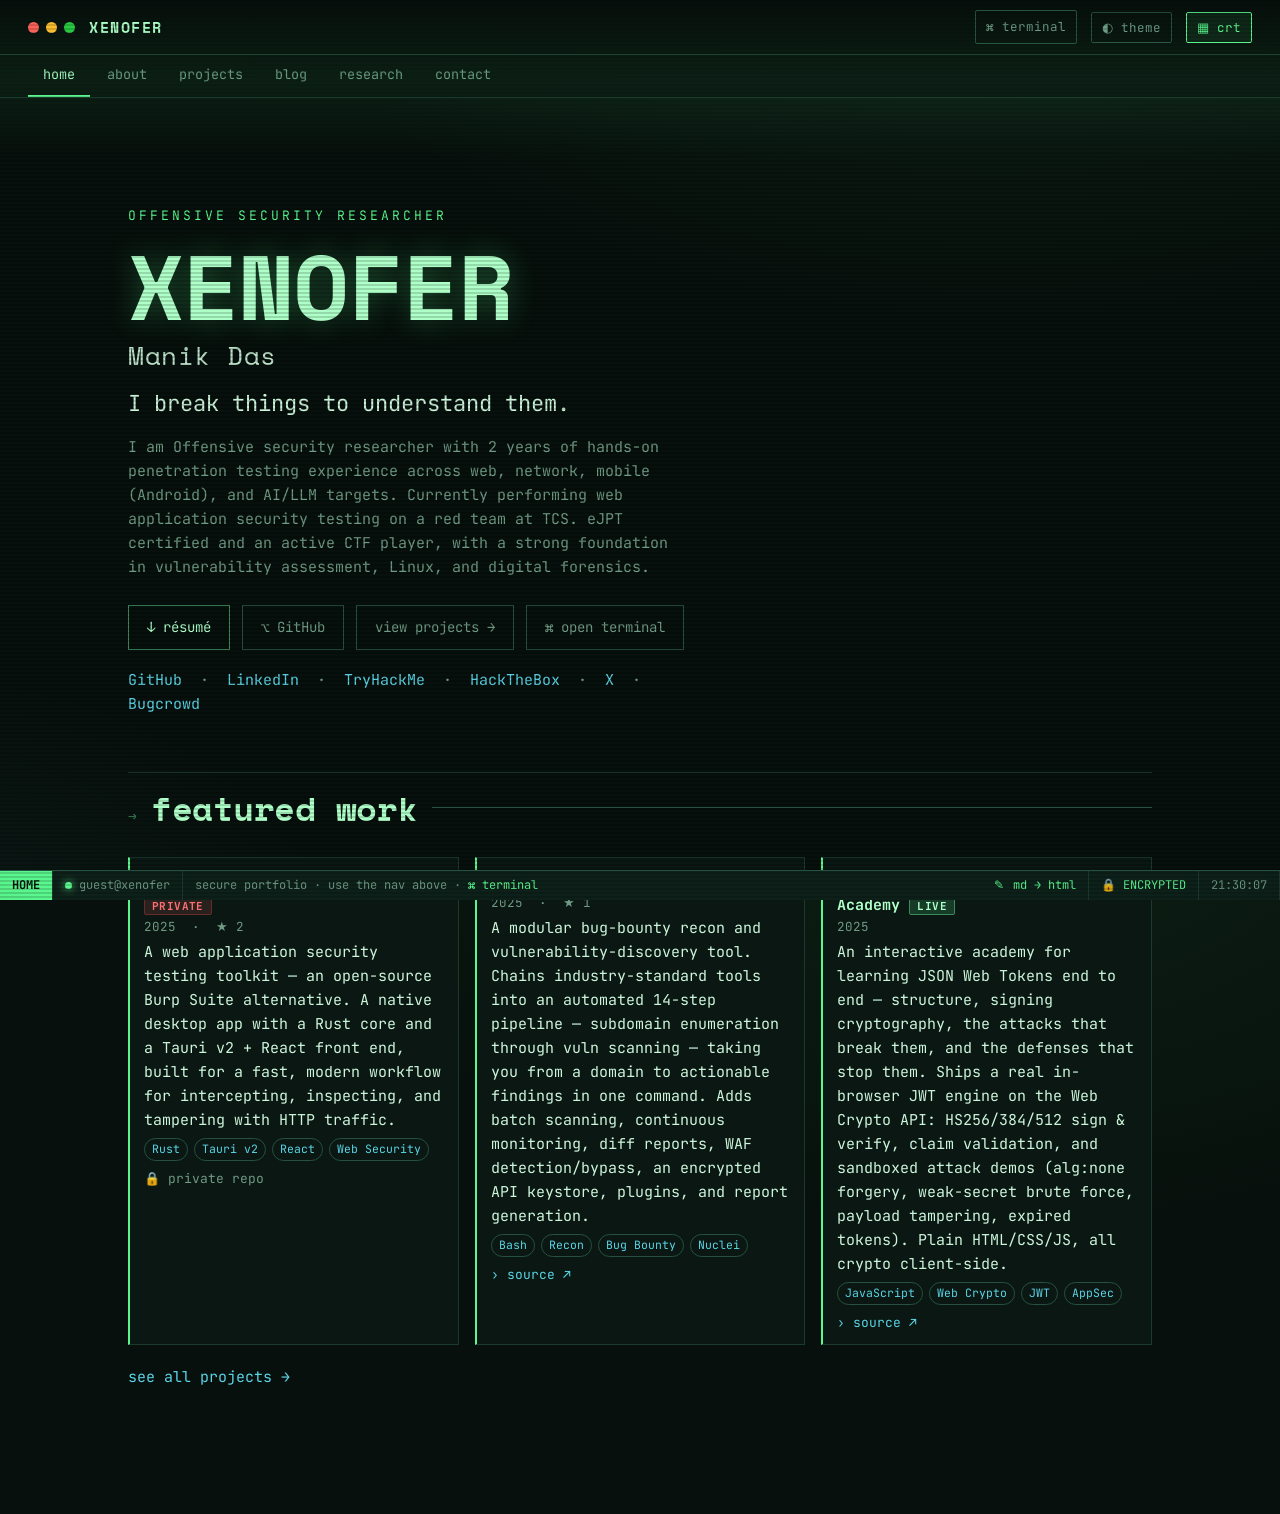
<file: index.html>
<!DOCTYPE html>
<html lang="en">
<head>
<meta charset="UTF-8" />
<meta name="viewport" content="width=device-width, initial-scale=1.0" />
<title>Manik Das (XENOFER) — Offensive Security &amp; Tooling</title>
<meta name="description" content="Manik Das (XENOFER) — offensive-security engineer. Web app security, bug-bounty recon tooling, JWT &amp; SQLi, and a Rust/Tauri security toolkit." />
<meta name="theme-color" content="#07100c" />
<meta name="color-scheme" content="dark" />
<meta property="og:type" content="website" />
<meta property="og:title" content="Manik Das (XENOFER) — Offensive Security &amp; Tooling" />
<meta property="og:description" content="Manik Das (XENOFER) — offensive-security engineer. Web app security, bug-bounty recon tooling, JWT &amp; SQLi, and a Rust/Tauri security toolkit." />
<meta property="og:url" content="https://xenofer.github.io/" />
<meta name="twitter:card" content="summary" />
<meta name="twitter:title" content="Manik Das (XENOFER) — Offensive Security &amp; Tooling" />
<meta name="twitter:description" content="Manik Das (XENOFER) — offensive-security engineer. Web app security, bug-bounty recon tooling, JWT &amp; SQLi, and a Rust/Tauri security toolkit." />
<link rel="preconnect" href="https://fonts.googleapis.com" />
<link rel="preconnect" href="https://fonts.gstatic.com" crossorigin />
<link href="https://fonts.googleapis.com/css2?family=JetBrains+Mono:ital,wght@0,400;0,500;0,700;1,400&family=Space+Mono:ital,wght@0,400;0,700;1,400&display=swap" rel="stylesheet" />
<link rel="stylesheet" href="assets/css/style.css" />
</head>
<body data-page="home">
<!-- Content + chrome are rendered by site.js from your data in assets/js/config.js -->
<script src="assets/js/config.js"></script>
<script src="assets/js/site.js"></script>
</body>
</html>
</file>
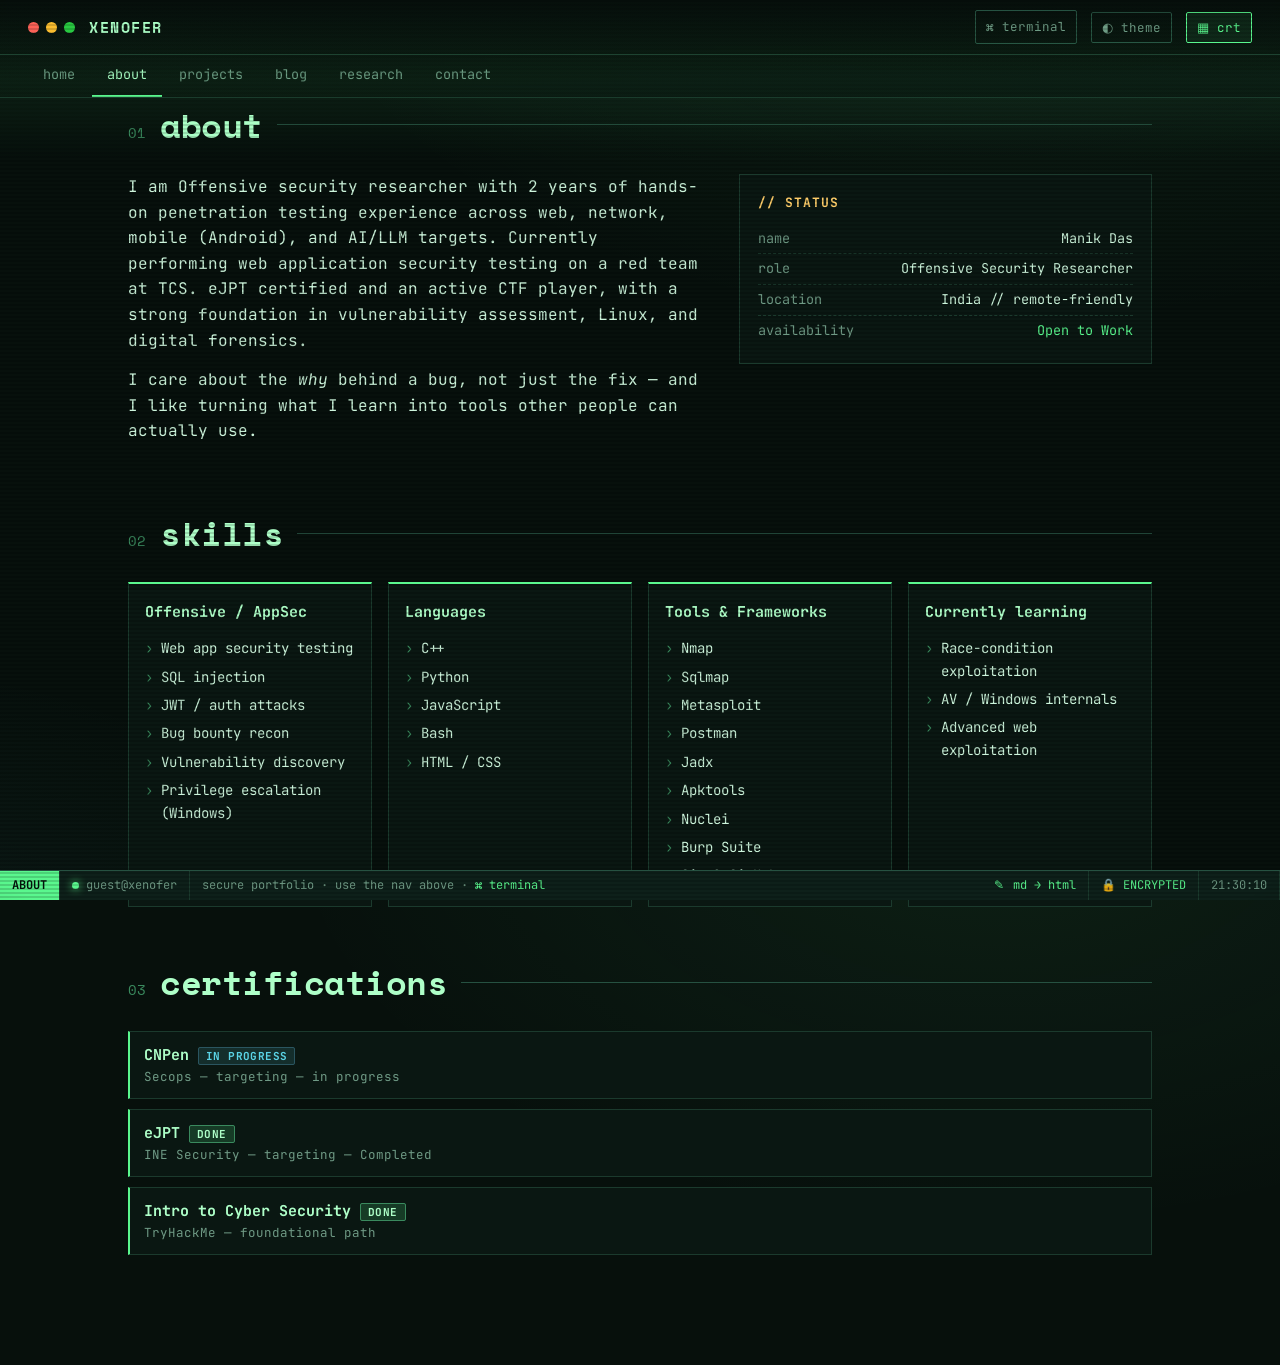
<file: about.html>
<!DOCTYPE html>
<html lang="en">
<head>
<meta charset="UTF-8" />
<meta name="viewport" content="width=device-width, initial-scale=1.0" />
<title>About — Manik Das (XENOFER)</title>
<meta name="description" content="About Manik Das (XENOFER): offensive security &amp; tooling, skills, and certifications." />
<meta name="theme-color" content="#07100c" />
<meta name="color-scheme" content="dark" />
<meta property="og:type" content="website" />
<meta property="og:title" content="About — Manik Das (XENOFER)" />
<meta property="og:description" content="About Manik Das (XENOFER): offensive security &amp; tooling, skills, and certifications." />
<meta property="og:url" content="https://xenofer.github.io/about.html" />
<meta name="twitter:card" content="summary" />
<meta name="twitter:title" content="About — Manik Das (XENOFER)" />
<meta name="twitter:description" content="About Manik Das (XENOFER): offensive security &amp; tooling, skills, and certifications." />
<link rel="preconnect" href="https://fonts.googleapis.com" />
<link rel="preconnect" href="https://fonts.gstatic.com" crossorigin />
<link href="https://fonts.googleapis.com/css2?family=JetBrains+Mono:ital,wght@0,400;0,500;0,700;1,400&family=Space+Mono:ital,wght@0,400;0,700;1,400&display=swap" rel="stylesheet" />
<link rel="stylesheet" href="assets/css/style.css" />
</head>
<body data-page="about">
<!-- Content + chrome are rendered by site.js from your data in assets/js/config.js -->
<script src="assets/js/config.js"></script>
<script src="assets/js/site.js"></script>
</body>
</html>
</file>
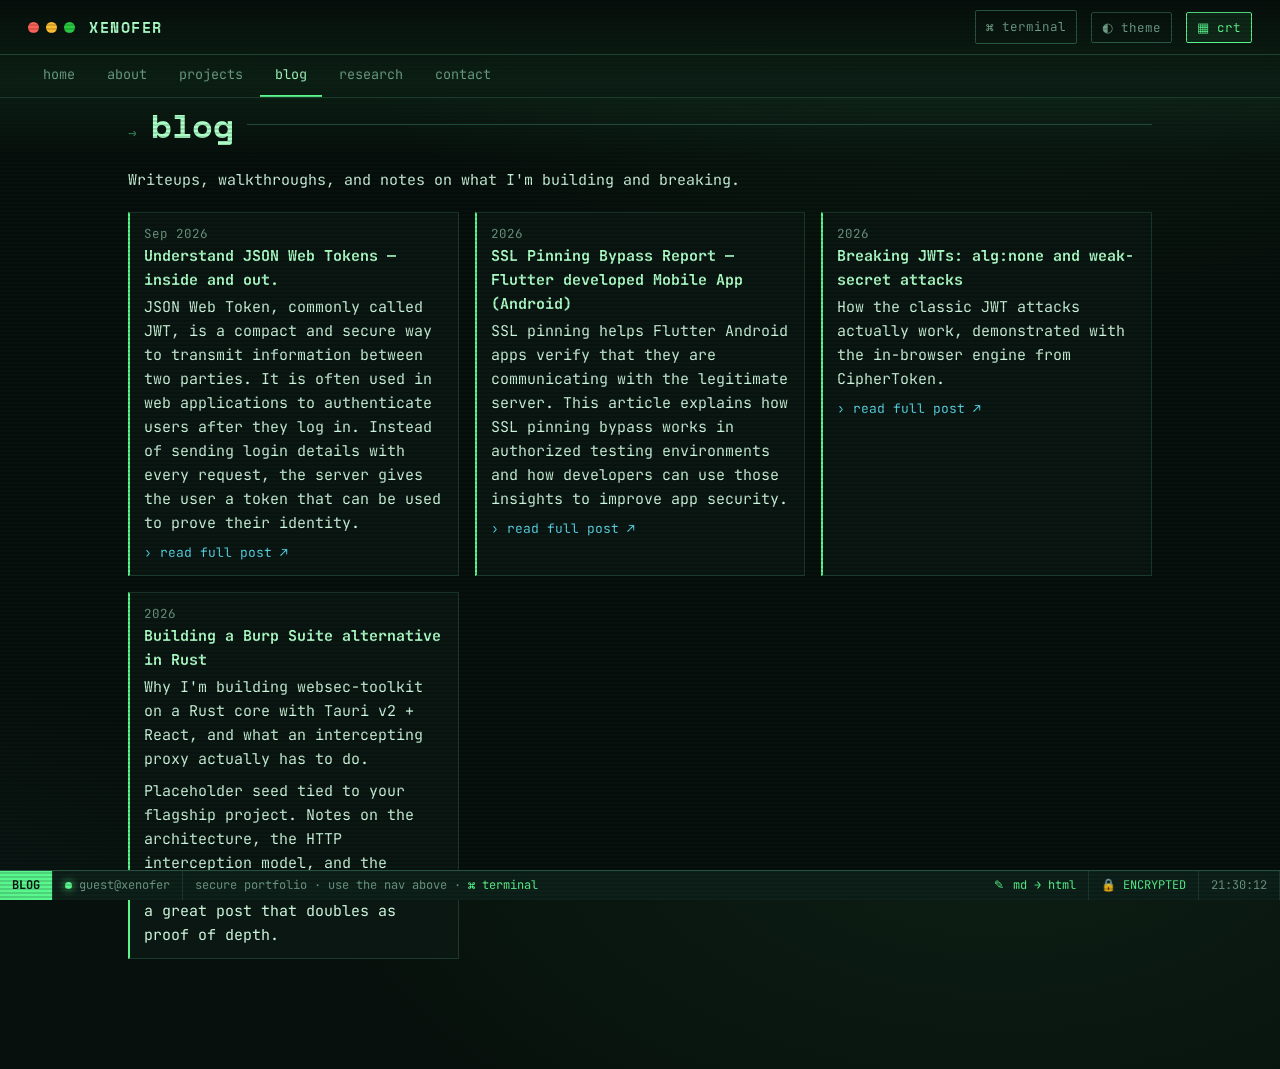
<file: blog.html>
<!DOCTYPE html>
<html lang="en">
<head>
<meta charset="UTF-8" />
<meta name="viewport" content="width=device-width, initial-scale=1.0" />
<title>Blog — Manik Das (XENOFER)</title>
<meta name="description" content="Writeups and notes on web app security, recon, and building security tooling." />
<meta name="theme-color" content="#07100c" />
<meta name="color-scheme" content="dark" />
<meta property="og:type" content="website" />
<meta property="og:title" content="Blog — Manik Das (XENOFER)" />
<meta property="og:description" content="Writeups and notes on web app security, recon, and building security tooling." />
<meta property="og:url" content="https://xenofer.github.io/blog.html" />
<meta name="twitter:card" content="summary" />
<meta name="twitter:title" content="Blog — Manik Das (XENOFER)" />
<meta name="twitter:description" content="Writeups and notes on web app security, recon, and building security tooling." />
<link rel="preconnect" href="https://fonts.googleapis.com" />
<link rel="preconnect" href="https://fonts.gstatic.com" crossorigin />
<link href="https://fonts.googleapis.com/css2?family=JetBrains+Mono:ital,wght@0,400;0,500;0,700;1,400&family=Space+Mono:ital,wght@0,400;0,700;1,400&display=swap" rel="stylesheet" />
<link rel="stylesheet" href="assets/css/style.css" />
</head>
<body data-page="blog">
<!-- Content + chrome are rendered by site.js from your data in assets/js/config.js -->
<script src="assets/js/config.js"></script>
<script src="assets/js/site.js"></script>
</body>
</html>
</file>
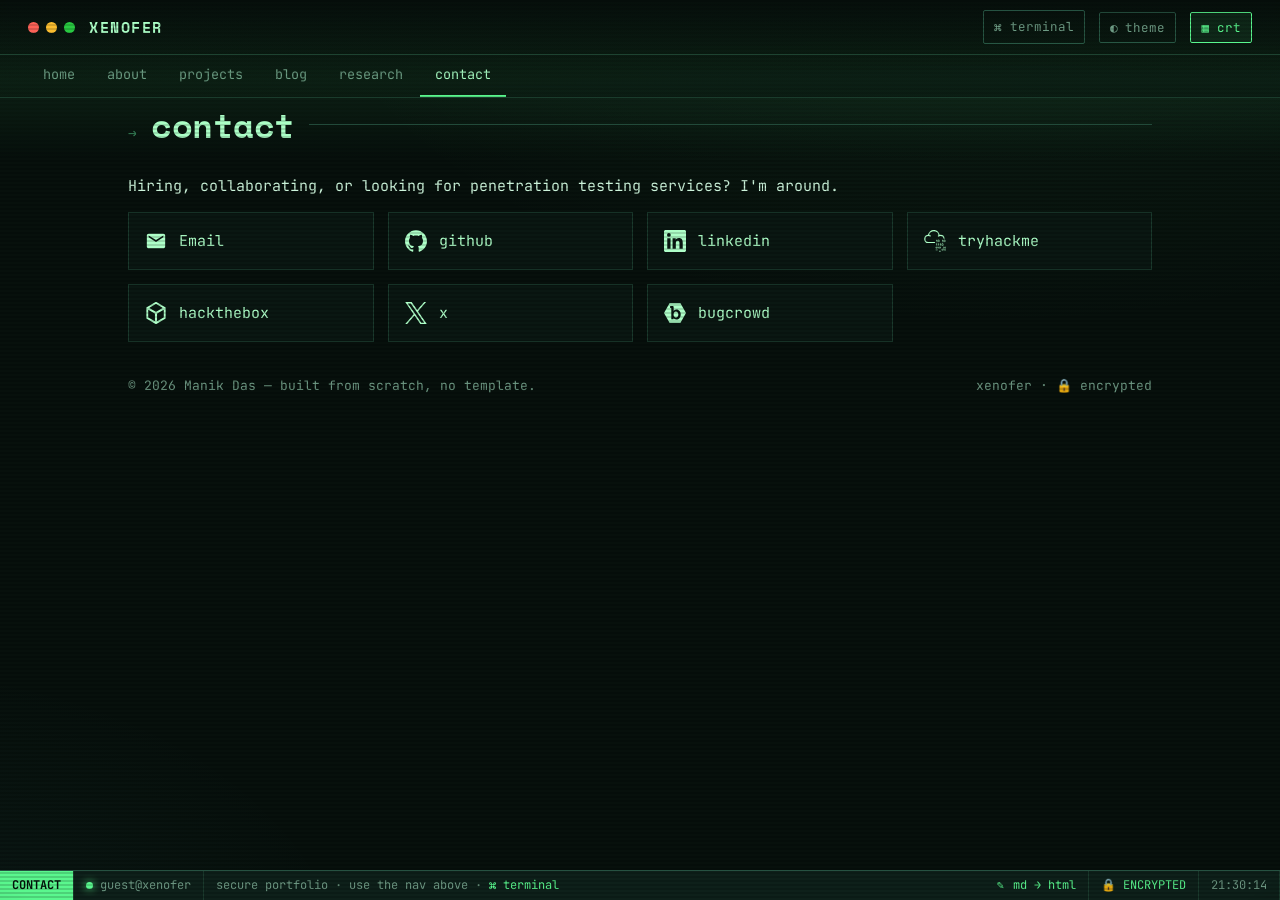
<file: contact.html>
<!DOCTYPE html>
<html lang="en">
<head>
<meta charset="UTF-8" />
<meta name="viewport" content="width=device-width, initial-scale=1.0" />
<title>Contact — Manik Das (XENOFER)</title>
<meta name="description" content="Get in touch with Manik Das (XENOFER) — email, GitHub, and LinkedIn." />
<meta name="theme-color" content="#07100c" />
<meta name="color-scheme" content="dark" />
<meta property="og:type" content="website" />
<meta property="og:title" content="Contact — Manik Das (XENOFER)" />
<meta property="og:description" content="Get in touch with Manik Das (XENOFER) — email, GitHub, and LinkedIn." />
<meta property="og:url" content="https://xenofer.github.io/contact.html" />
<meta name="twitter:card" content="summary" />
<meta name="twitter:title" content="Contact — Manik Das (XENOFER)" />
<meta name="twitter:description" content="Get in touch with Manik Das (XENOFER) — email, GitHub, and LinkedIn." />
<link rel="preconnect" href="https://fonts.googleapis.com" />
<link rel="preconnect" href="https://fonts.gstatic.com" crossorigin />
<link href="https://fonts.googleapis.com/css2?family=JetBrains+Mono:ital,wght@0,400;0,500;0,700;1,400&family=Space+Mono:ital,wght@0,400;0,700;1,400&display=swap" rel="stylesheet" />
<link rel="stylesheet" href="assets/css/style.css" />
</head>
<body data-page="contact">
<!-- Content + chrome are rendered by site.js from your data in assets/js/config.js -->
<script src="assets/js/config.js"></script>
<script src="assets/js/site.js"></script>
</body>
</html>
</file>
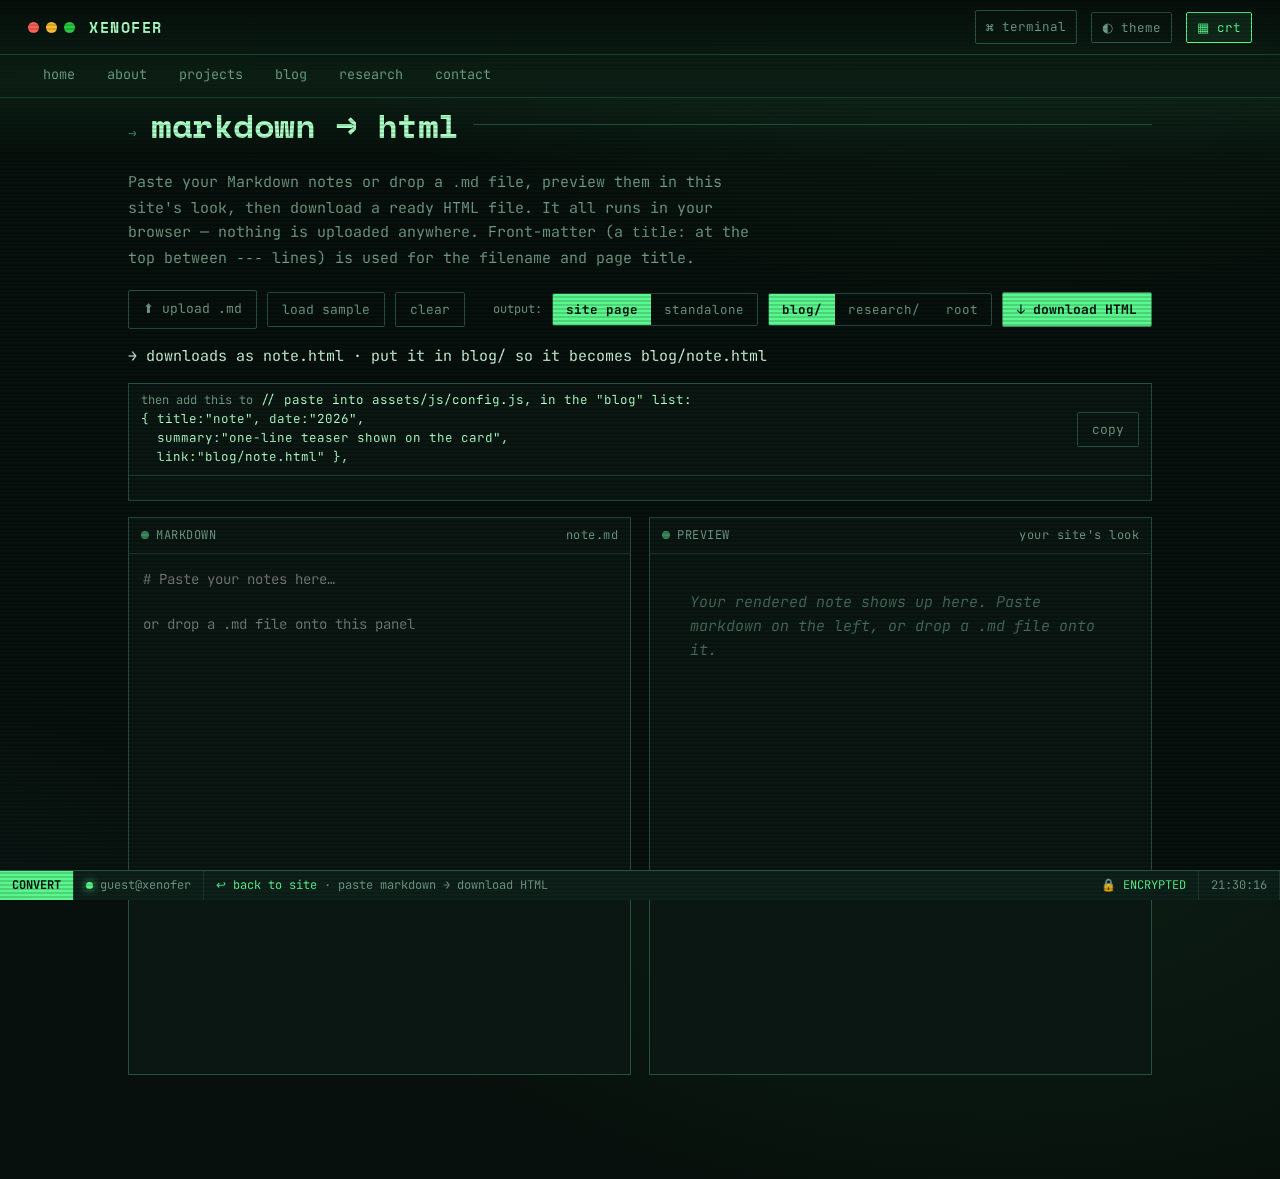
<file: convert.html>
<!DOCTYPE html>
<html lang="en">
<head>
<meta charset="UTF-8" />
<meta name="viewport" content="width=device-width, initial-scale=1.0" />
<title>Markdown → HTML — Manik Das (XENOFER)</title>
<meta name="description" content="Convert Markdown notes into a styled HTML file, in the browser." />
<meta name="theme-color" content="#07100c" />
<meta name="color-scheme" content="dark" />
<link rel="preconnect" href="https://fonts.googleapis.com" />
<link rel="preconnect" href="https://fonts.gstatic.com" crossorigin />
<link href="https://fonts.googleapis.com/css2?family=JetBrains+Mono:ital,wght@0,400;0,500;0,700;1,400&family=Space+Mono:ital,wght@0,400;0,700;1,400&display=swap" rel="stylesheet" />
<link rel="stylesheet" href="assets/css/style.css" />
</head>
<body data-page="convert">
  <main class="wrap page">
    <div class="sec-head"><span class="no">→</span><h2 data-decode="markdown → html">markdown → html</h2><span class="rule"></span></div>
    <p class="md-intro">Paste your Markdown notes or drop a <code>.md</code> file, preview them in this site's look, then download a ready HTML file. It all runs in your browser — nothing is uploaded anywhere. Front-matter (a <code>title:</code> at the top between <code>---</code> lines) is used for the filename and page title.</p>

    <div class="md-toolbar">
      <label class="md-btn" for="md-file">⬆ upload .md</label>
      <input id="md-file" type="file" accept=".md,.markdown,.txt,.text" hidden />
      <button class="md-btn" id="md-sample">load sample</button>
      <button class="md-btn" id="md-clear">clear</button>
      <span class="grow"></span>
      <span class="dim" style="font-size:12px">output:</span>
      <div class="md-seg" id="md-out">
        <button data-out="site" aria-pressed="true" title="a page that matches your site; goes in a folder">site page</button>
        <button data-out="standalone" title="self-contained file, opens anywhere">standalone</button>
      </div>
      <div class="md-seg" id="md-dest" title="which folder the page lives in">
        <button data-dest="blog" aria-pressed="true">blog/</button>
        <button data-dest="research">research/</button>
        <button data-dest="root">root</button>
      </div>
      <button class="md-btn primary" id="md-download">↓ download HTML</button>
    </div>

    <p class="md-path" id="md-path"></p>
    <div class="md-config" id="md-config" style="display:none">
      <div class="md-config-head"><span>then add this to <code>assets/js/config.js</code></span><button class="md-btn" id="md-config-copy">copy</button></div>
      <pre><code></code></pre>
    </div>

    <div class="md-tool">
      <div class="md-pane" id="md-editor">
        <div class="head"><span><span class="dot"></span>markdown</span><span id="md-name" style="text-transform:none">note.md</span></div>
        <textarea id="md-input" spellcheck="false" placeholder="# Paste your notes here…&#10;&#10;or drop a .md file onto this panel"></textarea>
      </div>
      <div class="md-pane">
        <div class="head"><span><span class="dot"></span>preview</span><span style="text-transform:none">your site's look</span></div>
        <div id="md-preview"></div>
      </div>
    </div>
  </main>

  <script src="assets/js/config.js"></script>
  <script src="assets/js/site.js"></script>
  <script src="assets/js/marked.umd.js"></script>
  <script src="assets/js/convert.js"></script>
</body>
</html>
</file>
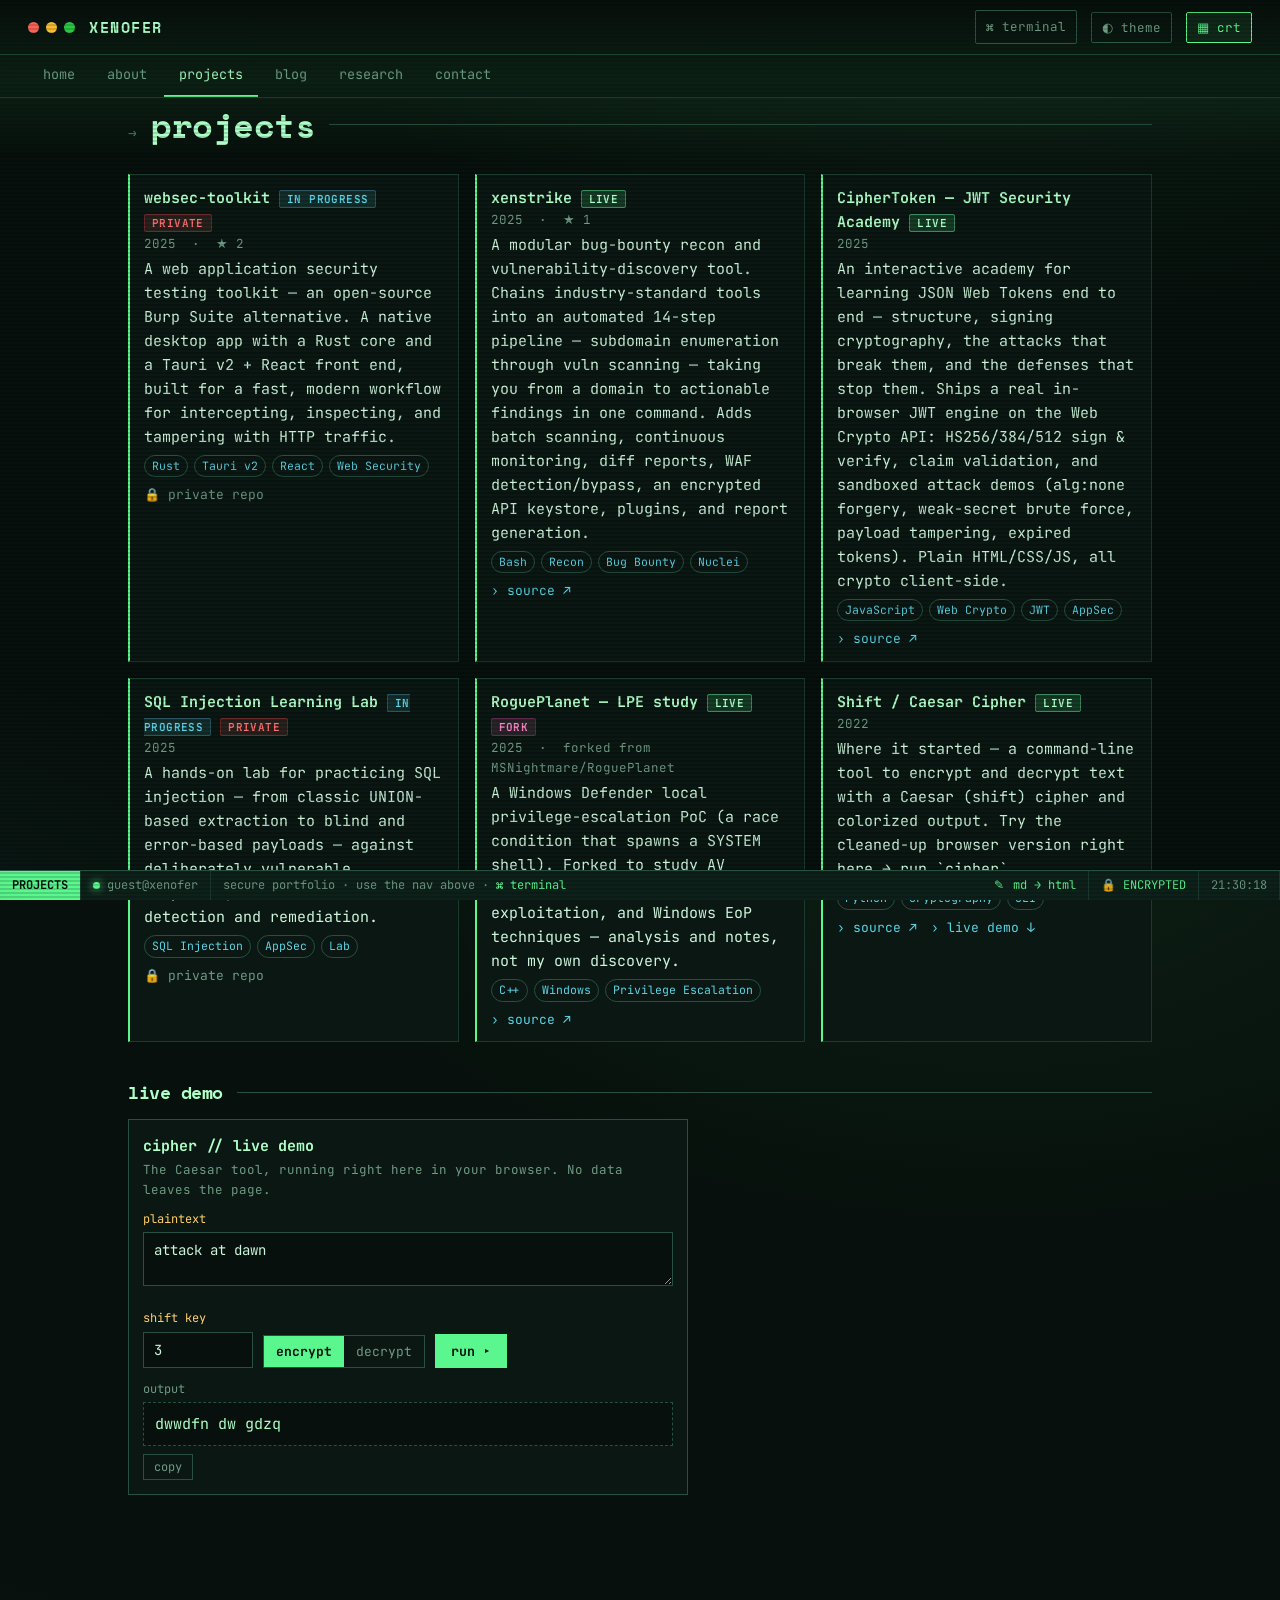
<file: projects.html>
<!DOCTYPE html>
<html lang="en">
<head>
<meta charset="UTF-8" />
<meta name="viewport" content="width=device-width, initial-scale=1.0" />
<title>Projects — Manik Das (XENOFER)</title>
<meta name="description" content="Projects by Manik Das (XENOFER): websec-toolkit (Rust/Tauri), xenstrike recon, CipherToken JWT academy, and more — plus a live cipher demo." />
<meta name="theme-color" content="#07100c" />
<meta name="color-scheme" content="dark" />
<meta property="og:type" content="website" />
<meta property="og:title" content="Projects — Manik Das (XENOFER)" />
<meta property="og:description" content="Projects by Manik Das (XENOFER): websec-toolkit (Rust/Tauri), xenstrike recon, CipherToken JWT academy, and more — plus a live cipher demo." />
<meta property="og:url" content="https://xenofer.github.io/projects.html" />
<meta name="twitter:card" content="summary" />
<meta name="twitter:title" content="Projects — Manik Das (XENOFER)" />
<meta name="twitter:description" content="Projects by Manik Das (XENOFER): websec-toolkit (Rust/Tauri), xenstrike recon, CipherToken JWT academy, and more — plus a live cipher demo." />
<link rel="preconnect" href="https://fonts.googleapis.com" />
<link rel="preconnect" href="https://fonts.gstatic.com" crossorigin />
<link href="https://fonts.googleapis.com/css2?family=JetBrains+Mono:ital,wght@0,400;0,500;0,700;1,400&family=Space+Mono:ital,wght@0,400;0,700;1,400&display=swap" rel="stylesheet" />
<link rel="stylesheet" href="assets/css/style.css" />
</head>
<body data-page="projects">
<!-- Content + chrome are rendered by site.js from your data in assets/js/config.js -->
<script src="assets/js/config.js"></script>
<script src="assets/js/site.js"></script>
</body>
</html>
</file>
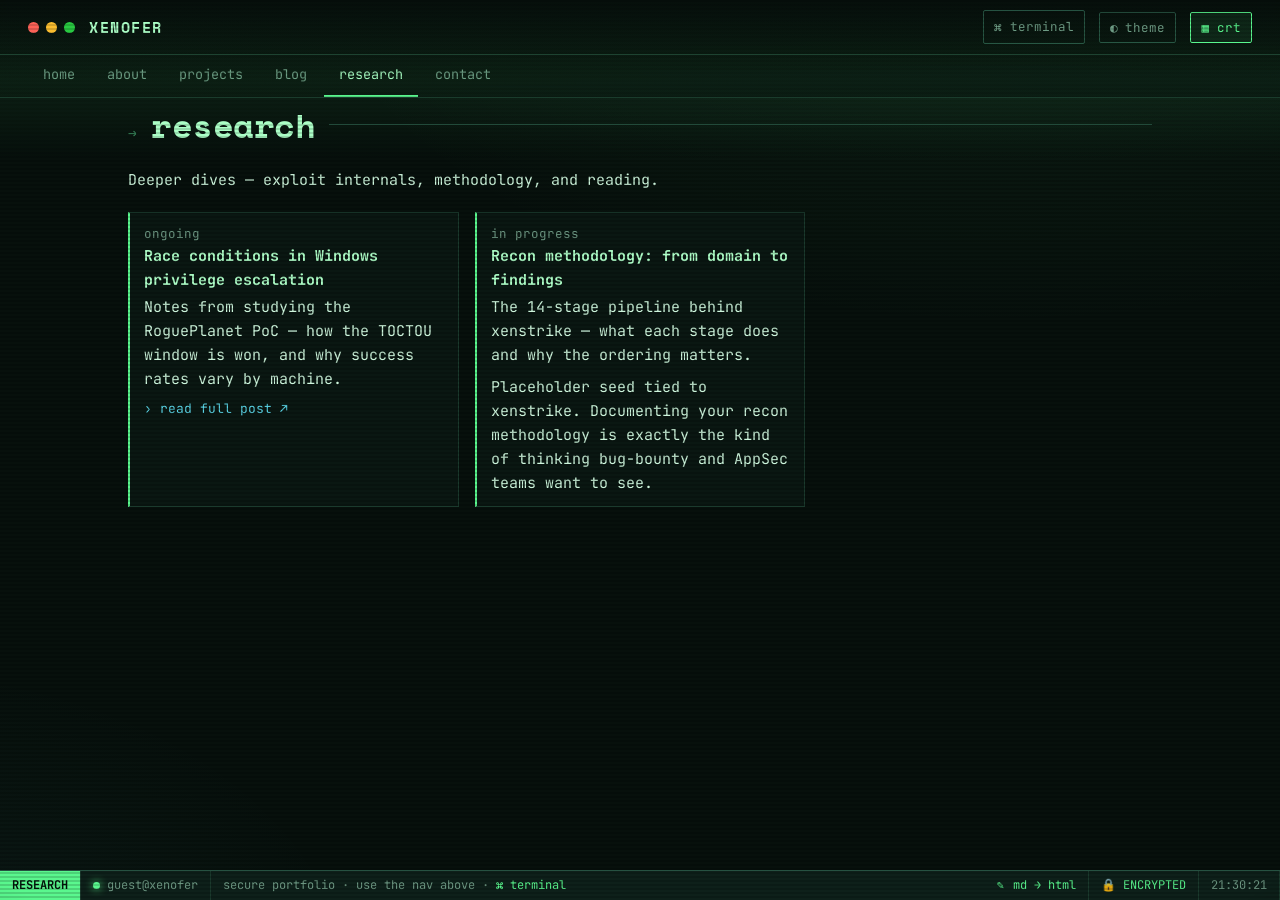
<file: research.html>
<!DOCTYPE html>
<html lang="en">
<head>
<meta charset="UTF-8" />
<meta name="viewport" content="width=device-width, initial-scale=1.0" />
<title>Research — Manik Das (XENOFER)</title>
<meta name="description" content="Research and deep dives: exploit internals, recon methodology, and reading." />
<meta name="theme-color" content="#07100c" />
<meta name="color-scheme" content="dark" />
<meta property="og:type" content="website" />
<meta property="og:title" content="Research — Manik Das (XENOFER)" />
<meta property="og:description" content="Research and deep dives: exploit internals, recon methodology, and reading." />
<meta property="og:url" content="https://xenofer.github.io/research.html" />
<meta name="twitter:card" content="summary" />
<meta name="twitter:title" content="Research — Manik Das (XENOFER)" />
<meta name="twitter:description" content="Research and deep dives: exploit internals, recon methodology, and reading." />
<link rel="preconnect" href="https://fonts.googleapis.com" />
<link rel="preconnect" href="https://fonts.gstatic.com" crossorigin />
<link href="https://fonts.googleapis.com/css2?family=JetBrains+Mono:ital,wght@0,400;0,500;0,700;1,400&family=Space+Mono:ital,wght@0,400;0,700;1,400&display=swap" rel="stylesheet" />
<link rel="stylesheet" href="assets/css/style.css" />
</head>
<body data-page="research">
<!-- Content + chrome are rendered by site.js from your data in assets/js/config.js -->
<script src="assets/js/config.js"></script>
<script src="assets/js/site.js"></script>
</body>
</html>
</file>
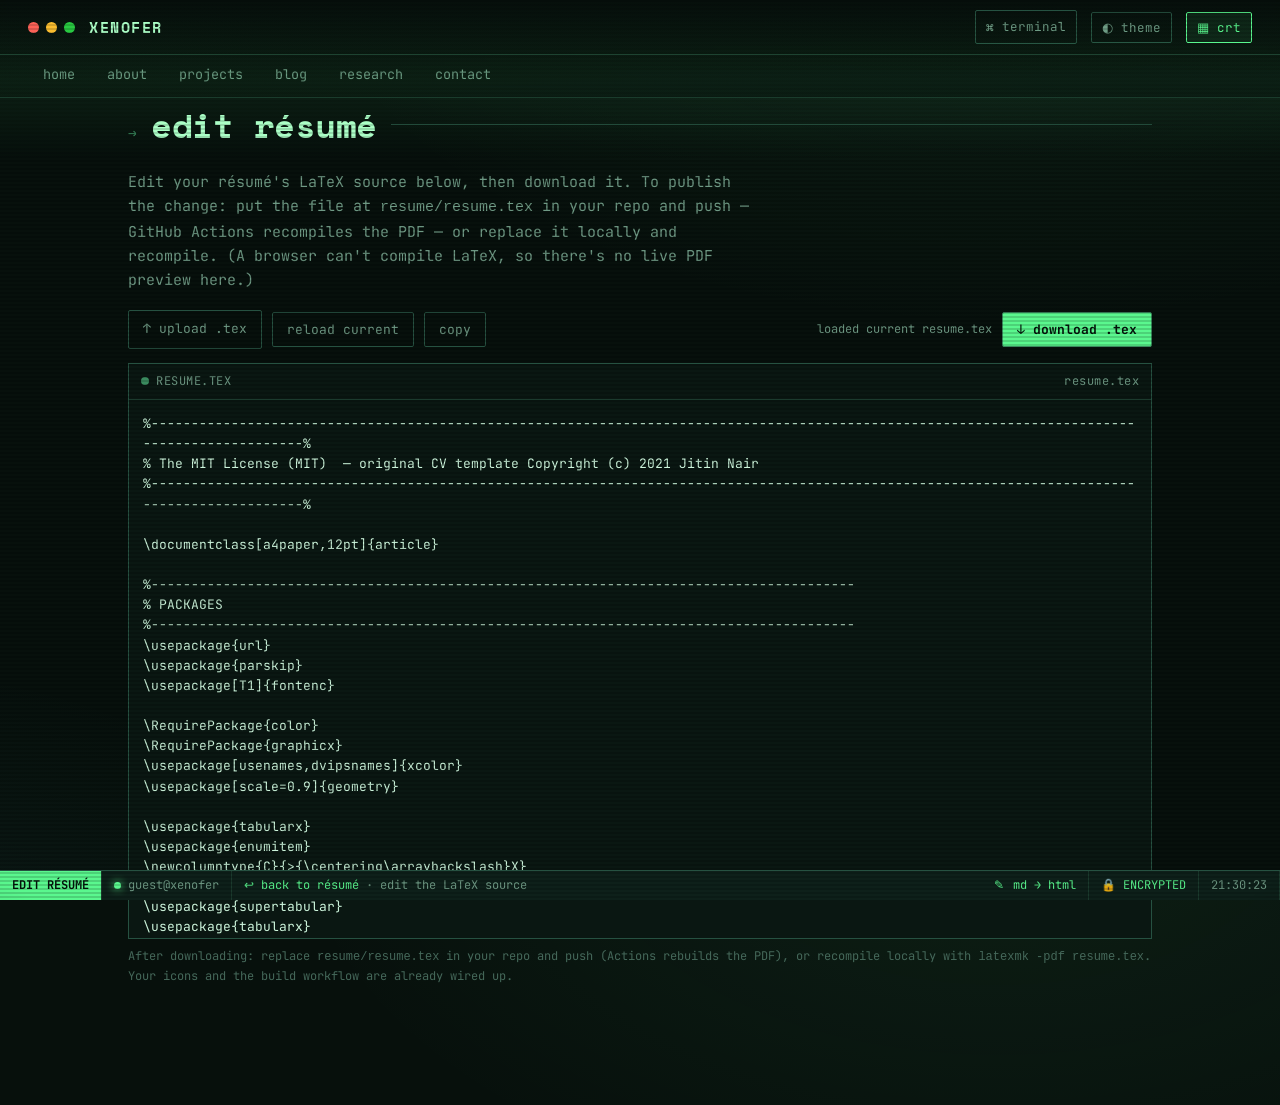
<file: resume-edit.html>
<!DOCTYPE html>
<html lang="en">
<head>
<meta charset="UTF-8" />
<meta name="viewport" content="width=device-width, initial-scale=1.0" />
<title>Edit résumé — Manik Das (XENOFER)</title>
<meta name="description" content="Edit the LaTeX source of the résumé and download it." />
<meta name="theme-color" content="#07100c" />
<meta name="color-scheme" content="dark" />
<link rel="preconnect" href="https://fonts.googleapis.com" />
<link rel="preconnect" href="https://fonts.gstatic.com" crossorigin />
<link href="https://fonts.googleapis.com/css2?family=JetBrains+Mono:ital,wght@0,400;0,500;0,700;1,400&family=Space+Mono:ital,wght@0,400;0,700;1,400&display=swap" rel="stylesheet" />
<link rel="stylesheet" href="assets/css/style.css" />
</head>
<body data-page="resume-edit">
  <main class="wrap page">
    <div class="sec-head"><span class="no">&rarr;</span><h2 data-decode="edit résumé">edit résumé</h2><span class="rule"></span></div>
    <p class="md-intro">Edit your résumé's LaTeX source below, then download it. To publish the change: put the file at <code>resume/resume.tex</code> in your repo and push &mdash; GitHub Actions recompiles the PDF &mdash; or replace it locally and recompile. (A browser can't compile LaTeX, so there's no live PDF preview here.)</p>

    <div class="md-toolbar">
      <label class="md-btn" for="tex-file">&#8593; upload .tex</label>
      <input id="tex-file" type="file" accept=".tex,.txt" hidden />
      <button class="md-btn" id="tex-reload">reload current</button>
      <button class="md-btn" id="tex-copy">copy</button>
      <span class="grow"></span>
      <span class="dim" id="tex-status" style="font-size:12px"></span>
      <button class="md-btn primary" id="tex-download">&#8595; download .tex</button>
    </div>

    <div class="md-pane" style="min-height:64vh">
      <div class="head"><span><span class="dot"></span>resume.tex</span><span id="tex-name" style="text-transform:none">resume.tex</span></div>
      <textarea id="tex-input" spellcheck="false" placeholder="% your résumé LaTeX source..."></textarea>
    </div>

    <p class="tex-note">After downloading: replace <code>resume/resume.tex</code> in your repo and push (Actions rebuilds the PDF), or recompile locally with <code>latexmk -pdf resume.tex</code>. Your icons and the build workflow are already wired up.</p>
  </main>

  <script type="text/plain" id="tex-src">%-----------------------------------------------------------------------------------------------------------------------------------------------%
%	The MIT License (MIT)  — original CV template Copyright (c) 2021 Jitin Nair
%-----------------------------------------------------------------------------------------------------------------------------------------------%

\documentclass[a4paper,12pt]{article}

%----------------------------------------------------------------------------------------
%	PACKAGES
%----------------------------------------------------------------------------------------
\usepackage{url}
\usepackage{parskip}
\usepackage[T1]{fontenc}

\RequirePackage{color}
\RequirePackage{graphicx}
\usepackage[usenames,dvipsnames]{xcolor}
\usepackage[scale=0.9]{geometry}

\usepackage{tabularx}
\usepackage{enumitem}
\newcolumntype{C}{>{\centering\arraybackslash}X}

\usepackage{supertabular}
\usepackage{tabularx}
\newlength{\fullcollw}
\setlength{\fullcollw}{0.47\textwidth}

\usepackage{titlesec}
\usepackage{multicol}
\usepackage{multirow}

\titleformat{\section}{\Large\scshape\raggedright}{}{0em}{}[\titlerule]
\titlespacing{\section}{0pt}{10pt}{10pt}


\usepackage[unicode, draft=false]{hyperref}
\definecolor{linkcolour}{rgb}{0,0.2,0.6}
\hypersetup{colorlinks,breaklinks,urlcolor=linkcolour,linkcolor=linkcolour,bookmarks=false,pdfauthor={Manik Das},pdftitle={Manik Das — Resume}}


%----------------------------------------------------------------------------------------
%	BEGIN DOCUMENT
%----------------------------------------------------------------------------------------
\begin{document}
\pagestyle{empty}

%----------------------------------------------------------------------------------------
%	TITLE
%----------------------------------------------------------------------------------------
\begin{tabularx}{\linewidth}{@{} C @{}}
\Huge{\textbf{Manik Das}} \\[6.5pt]
\end{tabularx}

\parbox{0.30cm}{%
\IfFileExists{072-location.pdf}{\includegraphics[width=0.5cm,clip]{072-location.pdf}}{}
}
\href{072-location.pdf}
{\raisebox{-0.05\height}\\ Kolkata, West Bengal, India}


\parbox{0.35cm}{%
\IfFileExists{067-phone.pdf}{\includegraphics[width=0.5cm,clip]{067-phone.pdf}}{}
}
\href{tel:+91 7550833493}
{\raisebox{-0.05\height}\\ +91 7550833493}

\parbox{0.30cm}{%
\IfFileExists{070-envelop.pdf}{\includegraphics[width=0.5cm,clip]{070-envelop.pdf}}{}
}
\href{mailto:manik07012003@gmail.com}
{\raisebox{-0.05\height}\\ manik07012003@gmail.com}

%----------------------------------------------------------------------------------------
\section{\textbf{Summary}}
Cybersecurity graduate with hands-on experience in penetration testing, offensive security, and web application security. Active CTF player with a strong foundation in Linux hardening, digital forensics, and vulnerability assessment.

\section{\textbf{Skills}}
\begin{itemize}
    \item \textbf{Programming:} Python (Intermediate) \& Bash (Beginner).
    \item \textbf{Core Skills:}  Web Application Security, Network Security, Digital Forensics, Cryptography Concepts, Linux, Low-Level Networking.
    \item \textbf{Tools:} NMAP, Metasploit, Burp Suite, IBM AppScan and more.
\end{itemize}

\section{\textbf{Work Experience}}

\begin{tabularx}{\linewidth}{ @{}l r@{} }
\textbf{Assistant System Engineer || Tata Consultancy Services (India) } & \hfill \textbf{Oct 2024 - Present  } \\[3.75pt]
\multicolumn{2}{@{}X@{}}{{As a Red Team Security Engineer (Assistant System Engineer), I developed practical skills in offensive security and demonstrated proficiency in tools and techniques used in simulated attack scenarios, including: }
\begin{minipage}[t]{\linewidth}
\break
    \begin{itemize}
        \item Performing web application and infrastructure penetration testing to identify security weaknesses.
    \end{itemize}
         \begin{itemize}
             \item Utilizing tools such as Burp Suite, IBM AppScan, Nmap, and Metasploit for reconnaissance, vulnerability scanning, and exploitation.
             \item Identifying common vulnerabilities such as XSS, SQL Injection, CSRF, and IDOR in internal and client-facing applications.
             \item Assisting in the creation of detailed reports outlining findings, exploitation steps, and remediation recommendations.
         \end{itemize}
    \end{minipage}
}
\end{tabularx}

\begin{tabularx}{\linewidth}{ @{}l r@{} }
\textbf{Cyber Forensic intern(Remote) || Cyber Secured India} & \hfill \textbf{Apr 2023 - Jun 2023} \\[3.75pt]
\multicolumn{2}{@{}X@{}}{As a Digital Forensics Intern, I gained foundational knowledge in digital forensics and utilized basic tools, including:
}
\end{tabularx}
\begin{itemize}
    \item Digital evidence collection and preservation.
    \item  Forensic software such as EnCase, Volatility, FTK imager, and Autopsy for data recovery.
\end{itemize}

\section{\textbf{Projects}}

\begin{tabularx}{\linewidth}{ @{}l r@{} }
All of my projects can be found on my \textbf{GitHub}. \hspace{0.5cm}  \href{https://github.com/XENOFER}{\textbf{\{Link\}}} & \hfill  \\[3.75pt]
\multicolumn{2}{@{}X@{}}{
A few significant ones are:  }  \\
\end{tabularx}
\begin{itemize}
    \item Mac Changer -- Developed a Python script to spoof MAC addresses for Red Team simulations.
    \item  Cipher Cracker -- Created a Caesar/Shift cipher decoder to automate decryption for CTF challenges.
\end{itemize}

\section{\textbf{CERTIFICATIONS}}
\begin{itemize}
    \item  {\textbf{Pursuing:}} eJPT (eLearnSecurity Junior Penetration Tester)
    \item Learn Ethical Hacking From scratch  \hspace{0.5cm}\href{https://udemy-certificate.s3.amazonaws.com/pdf/UC-bb21bb08-50c2-4603-a808-638c7418bfe9.pdf}{\textbf{\{Link\}}}
    \item Ethical Hacking  \hspace{0.5cm} \href{https://drive.google.com/file/d/15vbf5h4OEnkhlSE-mXCN94pCqaR-uK-s/view?usp=sharing}{\textbf{\{Link\}}}
\end{itemize}

\section{\textbf{Education}}
\begin{tabularx}{\linewidth}{@{}l X@{}}
2021-2024 & B. Sc in IT (\textbf{Cyber Security})  at \textbf{Maulana Abul Kalam Azad University of Technology } \hfill  (CGPA: 8.03) \\
2019-2021 & Class 12th WBCHSE \textbf{Barajaguli Gopal Academy}\hfill  (76.20\%) \\
\end{tabularx}

\section{\textbf{Research}}
\begin{tabularx}{\linewidth}{@{}l X@{}}{I write about my research and experiments on my blog. \hspace{0.5cm}     \href{https://medium.com/@xenofer}{\textbf{\{Link\}}}}
\end{tabularx}
\begin{itemize}
    \item I solve a lot of \textbf{HTB (Hack The Box)} and \textbf{TryHackMe} labs and write about them on my blog.
\end{itemize}

\section{\textbf{Achievements}}
Actively participate in Capture The Flag (CTF) competitions. Key highlights:
\begin{itemize}
    \item Top 100 Finalist -- TCS HackQuest (Season 8)
    \item Took part in a live ctf named \textbf{HacksCTF}. \hspace{0.5cm} \href{https://drive.google.com/file/d/1NL_6BI3KcTJFqS_EWWkIEAhACCWk3aDL/view?usp=sharing}{\textbf{\{Link\}}}
\end{itemize}

\section{\textbf{Socials}}
\begin{itemize}
    \item \textbf{Linkedin: }\href{https://www.linkedin.com/in/manik-das-38ba41243/}{ Link}
    \item \textbf{Twitter: }\href{https://twitter.com/Xenofer01}{Link}
    \item \textbf{Github: }\href{https://github.com/XENOFER}{ Link}
    \item \textbf{TryHackme: }\href{https://tryhackme.com/p/XENOFER}{ Link}
    \item \textbf{HacktheBox: }\href{https://app.hackthebox.com/profile/1195849}{ Link}
    \item \textbf{Medium: }\href{https://medium.com/@xenofer}{Link}
\end{itemize}

\end{document}
</script>
  <script src="assets/js/config.js"></script>
  <script src="assets/js/site.js"></script>
  <script src="assets/js/resume-edit.js"></script>
</body>
</html>
</file>
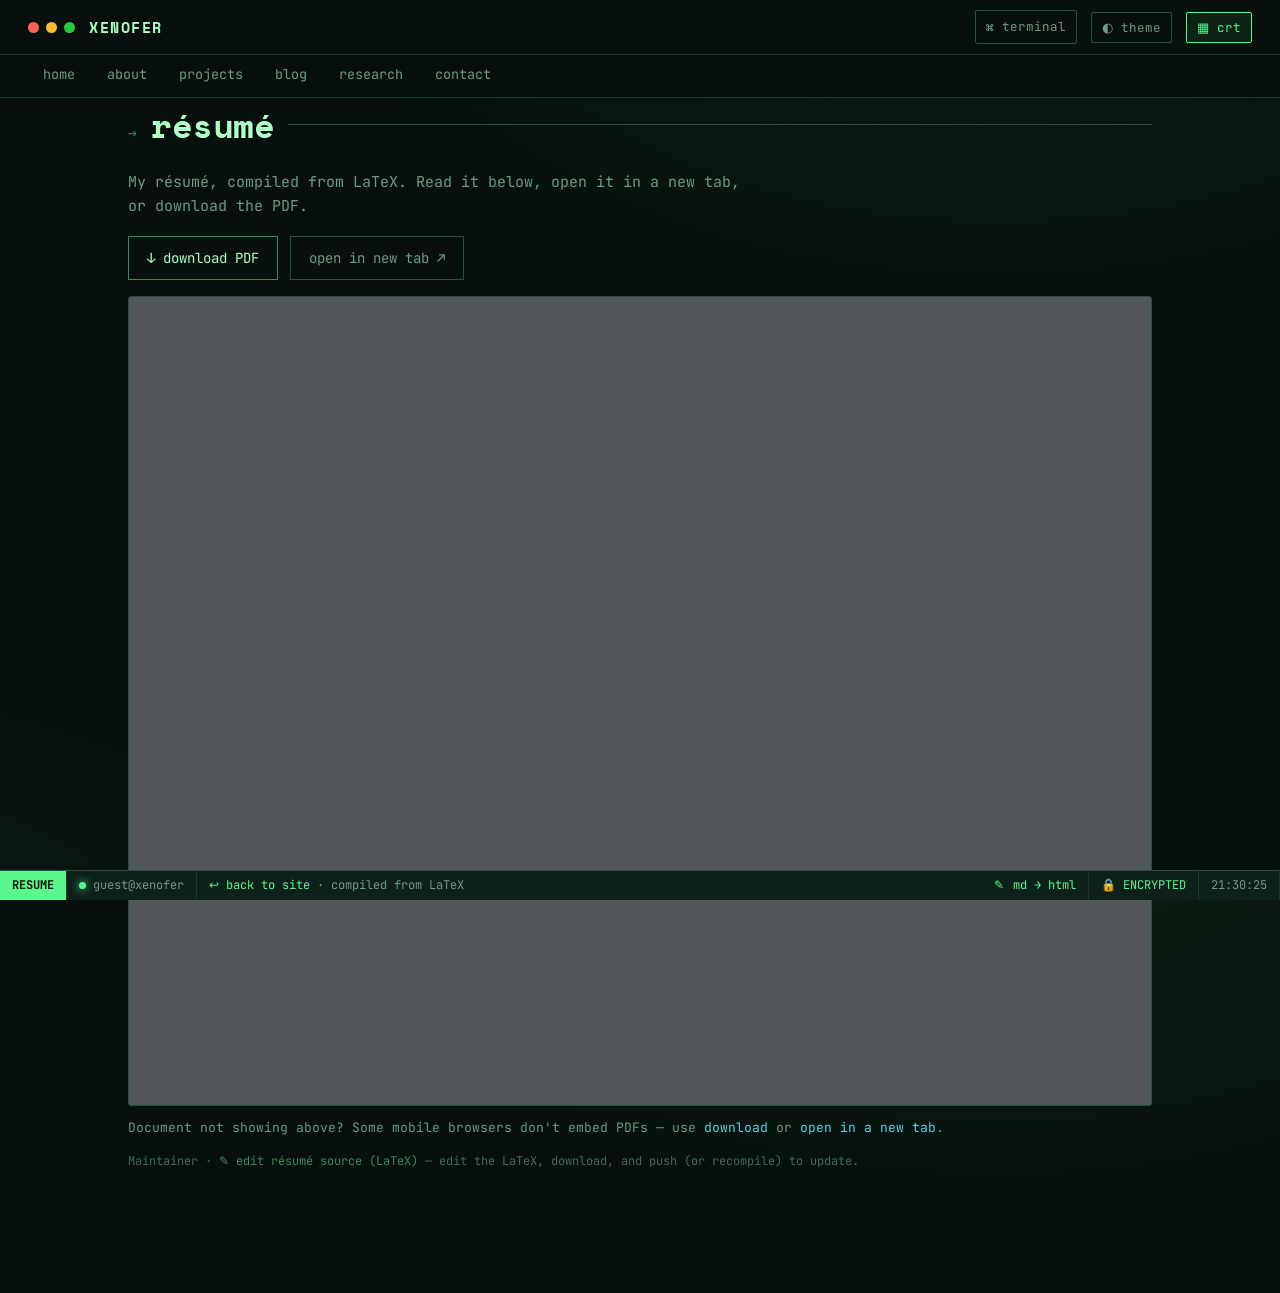
<file: resume.html>
<!DOCTYPE html>
<html lang="en">
<head>
<meta charset="UTF-8" />
<meta name="viewport" content="width=device-width, initial-scale=1.0" />
<title>Résumé — Manik Das (XENOFER)</title>
<meta name="description" content="Résumé of Manik Das (XENOFER) — offensive security & tooling. View or download the PDF." />
<meta name="theme-color" content="#07100c" />
<meta name="color-scheme" content="dark" />
<link rel="preconnect" href="https://fonts.googleapis.com" />
<link rel="preconnect" href="https://fonts.gstatic.com" crossorigin />
<link href="https://fonts.googleapis.com/css2?family=JetBrains+Mono:ital,wght@0,400;0,500;0,700;1,400&family=Space+Mono:ital,wght@0,400;0,700;1,400&display=swap" rel="stylesheet" />
<link rel="stylesheet" href="assets/css/style.css" />
</head>
<body data-page="resume">
  <main class="wrap page">
    <div class="sec-head"><span class="no">→</span><h2 data-decode="résumé">résumé</h2><span class="rule"></span></div>
    <p class="md-intro">My résumé, compiled from LaTeX. Read it below, open it in a new tab, or download the PDF.</p>

    <div class="resume-actions">
      <a class="btn" href="assets/resume/new_resume.pdf" download="new_resume.pdf">↓ download PDF</a>
      <a class="btn ghost" href="assets/resume/new_resume.pdf" target="_blank" rel="noopener">open in new tab ↗</a>
    </div>

    <div class="resume-frame">
      <iframe src="assets/resume/new_resume.pdf#toolbar=0&navpanes=0&statusbar=0&view=FitH" title="Manik Das — résumé (PDF)" loading="lazy"></iframe>
    </div>
    <p class="resume-fallback">Document not showing above? Some mobile browsers don't embed PDFs — use <a href="assets/resume/new_resume.pdf" download>download</a> or <a href="assets/resume/new_resume.pdf" target="_blank" rel="noopener">open in a new tab</a>.</p>

    <p class="tex-note">Maintainer · <a href="resume-edit.html">✎ edit résumé source (LaTeX)</a> — edit the LaTeX, download, and push (or recompile) to update.</p>
  </main>

  <script src="assets/js/config.js"></script>
  <script src="assets/js/site.js"></script>
</body>
</html>
</file>
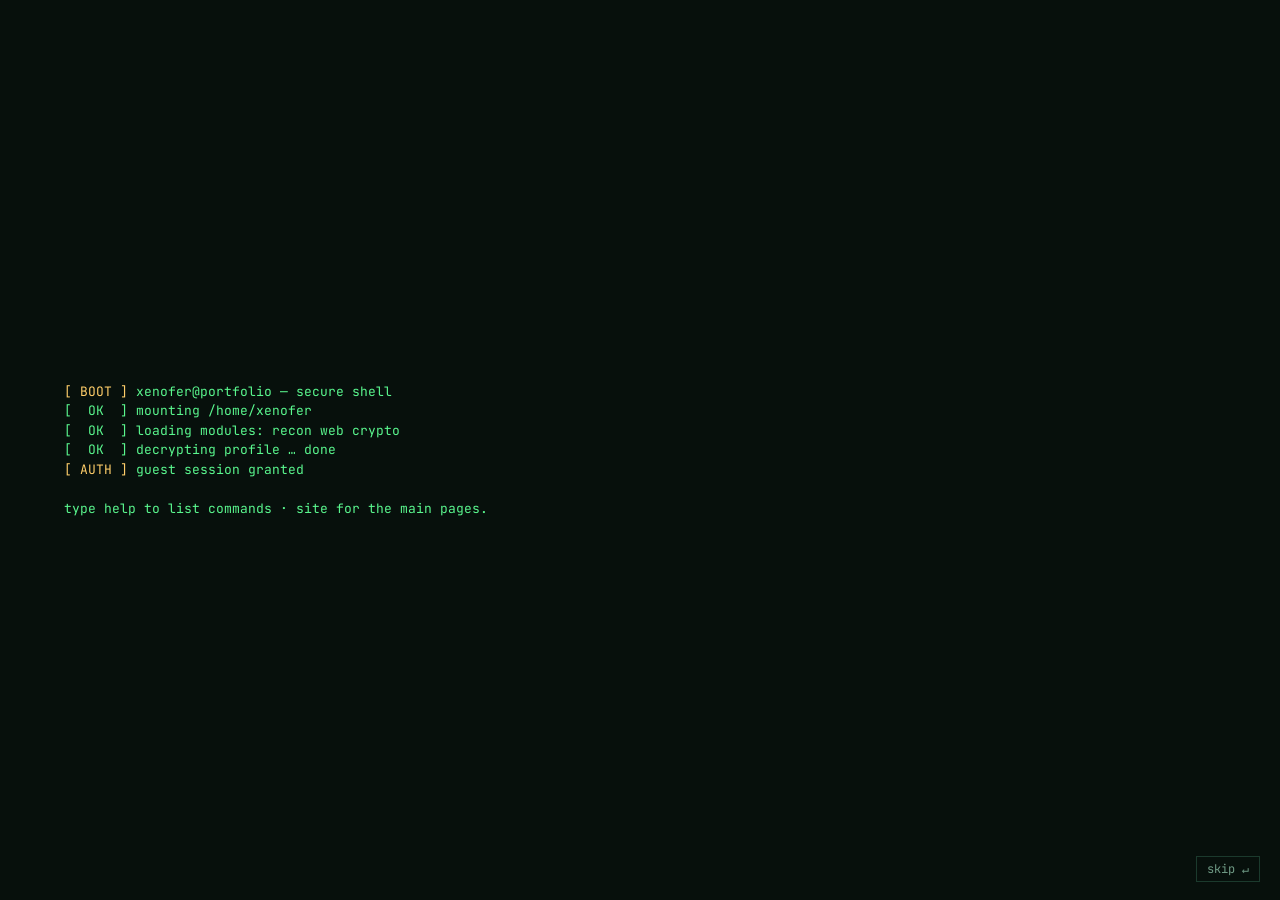
<file: terminal.html>
<!DOCTYPE html>
<html lang="en">
<head>
<meta charset="UTF-8" />
<meta name="viewport" content="width=device-width, initial-scale=1.0" />
<title>Terminal — Manik Das (XENOFER)</title>
<meta name="description" content="Interactive terminal portfolio for Manik Das (XENOFER). Type a command to explore." />
<meta name="theme-color" content="#07100c" />
<meta name="color-scheme" content="dark" />
<meta property="og:type" content="website" />
<meta property="og:title" content="Terminal — Manik Das (XENOFER)" />
<meta property="og:description" content="Interactive terminal portfolio for Manik Das (XENOFER). Type a command to explore." />
<meta property="og:url" content="https://xenofer.github.io/terminal.html" />
<meta name="twitter:card" content="summary" />
<meta name="twitter:title" content="Terminal — Manik Das (XENOFER)" />
<meta name="twitter:description" content="Interactive terminal portfolio for Manik Das (XENOFER). Type a command to explore." />
<link rel="preconnect" href="https://fonts.googleapis.com" />
<link rel="preconnect" href="https://fonts.gstatic.com" crossorigin />
<link href="https://fonts.googleapis.com/css2?family=JetBrains+Mono:ital,wght@0,400;0,500;0,700;1,400&family=Space+Mono:ital,wght@0,400;0,700;1,400&display=swap" rel="stylesheet" />
<link rel="stylesheet" href="assets/css/style.css" />
</head>
<body data-page="terminal">
<!-- Content + chrome are rendered by site.js from your data in assets/js/config.js -->
<script src="assets/js/config.js"></script>
<script src="assets/js/site.js"></script>
</body>
</html>
</file>
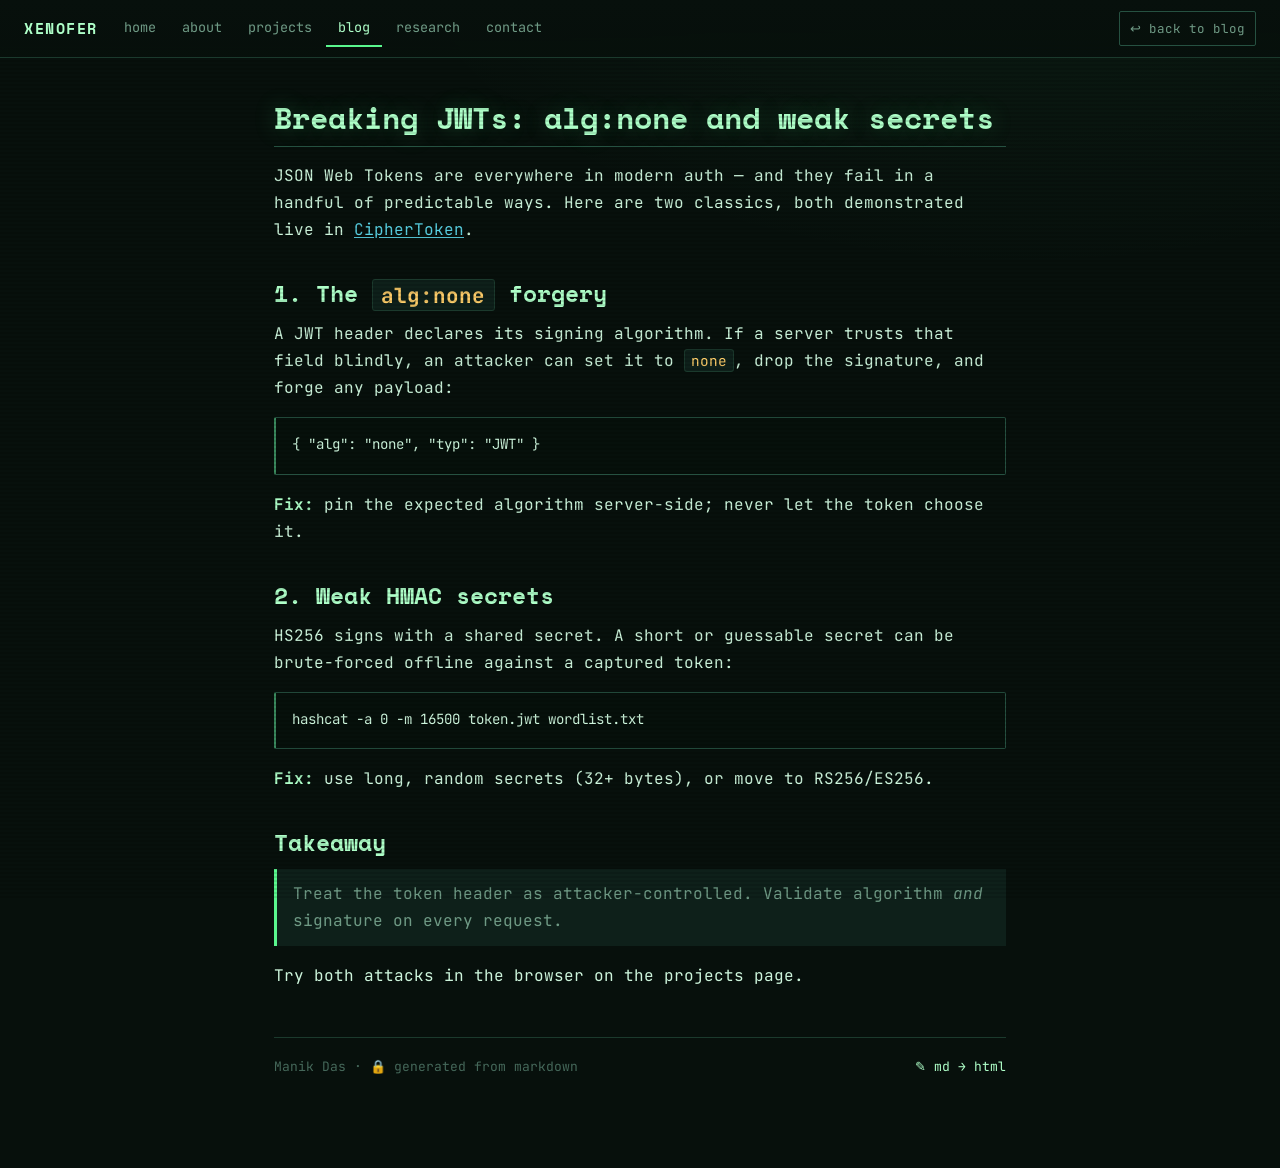
<file: blog/breaking-jwts.html>
<!DOCTYPE html>
<!-- Self-contained: this renders correctly anywhere (the theme is baked in).
     Put it in the "blog/" folder so the nav links above resolve to your other pages. -->
<html lang="en">
<head>
<meta charset="UTF-8" />
<meta name="viewport" content="width=device-width, initial-scale=1.0" />
<title>Breaking JWTs — XENOFER</title>
<meta name="description" content="Breaking JWTs" />
<meta name="color-scheme" content="dark" />
<link rel="preconnect" href="https://fonts.googleapis.com"><link rel="preconnect" href="https://fonts.gstatic.com" crossorigin><link href="https://fonts.googleapis.com/css2?family=JetBrains+Mono:wght@400;500;700&family=Space+Mono:wght@400;700&display=swap" rel="stylesheet">
<style>
:root{--bg:#07100c;--bg-1:#0a1712;--bg-2:#0e201a;--bg-3:#123026;--border:#1b3a2d;--border-2:#265141;--green:#5af78e;--green-dim:#3a8a5e;--green-br:#aeffc8;--amber:#ffce6a;--cyan:#5ad4e6;--text:#cdf5dc;--text-dim:#6f9a85;--muted:#45685a;--mono:'JetBrains Mono','SF Mono',Menlo,Consolas,monospace;--disp:'Space Mono','JetBrains Mono',monospace;}
*{box-sizing:border-box}html,body{margin:0}
body{background:radial-gradient(1100px 650px at 80% -10%,rgba(90,247,142,0.06),transparent 60%),var(--bg);color:var(--text);font-family:var(--mono);line-height:1.7;-webkit-font-smoothing:antialiased;}
::selection{background:rgba(90,247,142,0.28);color:#fff}
.doc{max-width:760px;margin:0 auto;padding:56px 22px 96px}
.md-content{font-size:16px}
.md-content>*:first-child{margin-top:0}
.md-content h1,.md-content h2,.md-content h3,.md-content h4{font-family:var(--disp);color:var(--green-br);line-height:1.2;margin:1.6em 0 .5em}
.md-content h1{font-size:1.9em;border-bottom:1px solid var(--border-2);padding-bottom:.3em;text-shadow:0 0 22px rgba(90,247,142,.25)}
.md-content h2{font-size:1.45em}.md-content h3{font-size:1.2em}.md-content h4{font-size:1.05em;color:var(--amber)}
.md-content p{margin:0 0 1em}
.md-content a{color:var(--cyan);text-decoration:underline;text-underline-offset:2px}
.md-content a:hover{color:var(--green-br)}
.md-content strong{color:var(--green-br);font-weight:700}
.md-content ul,.md-content ol{margin:0 0 1em;padding-left:1.5em}
.md-content li{margin:.25em 0}.md-content li::marker{color:var(--green-dim)}
.md-content blockquote{margin:0 0 1em;padding:.4em 1em;border-left:3px solid var(--green);background:var(--bg-2);color:var(--text-dim)}
.md-content blockquote p{margin:.3em 0}
.md-content code{font-family:var(--mono);font-size:.9em;color:var(--amber);background:var(--bg-2);border:1px solid var(--border);padding:.08em .4em;border-radius:3px}
.md-content pre{background:#06100b;border:1px solid var(--border-2);border-left:2px solid var(--green-dim);padding:14px 16px;overflow-x:auto;margin:0 0 1em;border-radius:2px}
.md-content pre code{background:none;border:0;padding:0;color:var(--text);font-size:.88em;line-height:1.6}
.md-content hr{border:0;border-top:1px solid var(--border-2);margin:1.6em 0}
.md-content img{max-width:100%;height:auto;border:1px solid var(--border)}
.md-content table{border-collapse:collapse;width:100%;margin:0 0 1em;font-size:.92em;display:block;overflow-x:auto}
.md-content th,.md-content td{border:1px solid var(--border-2);padding:7px 11px;text-align:left}
.md-content th{background:var(--bg-2);color:var(--amber)}
.md-foot{margin-top:48px;padding-top:18px;border-top:1px solid var(--border);color:var(--muted);font-size:13px}
.post-bar{position:sticky;top:0;z-index:10;display:flex;align-items:center;gap:14px;flex-wrap:wrap;padding:10px clamp(14px,4vw,24px);background:linear-gradient(var(--bg),rgba(7,16,12,.92));backdrop-filter:blur(6px);border-bottom:1px solid var(--border)}
.post-bar .brand{font-family:var(--disp);color:var(--green-br);font-weight:700;letter-spacing:1.5px;text-decoration:none;font-size:15px}
.post-bar nav{display:flex;gap:2px;overflow-x:auto}
.post-bar nav a{color:var(--text-dim);padding:6px 12px;text-decoration:none;font-size:13.5px;border-bottom:2px solid transparent;white-space:nowrap}
.post-bar nav a:hover{color:var(--green-br)}
.post-bar nav a.active{color:var(--green-br);border-bottom-color:var(--green)}
.post-bar .spacer{flex:1}
.post-bar .back{color:var(--text-dim);text-decoration:none;font-size:12.5px;border:1px solid var(--border-2);padding:6px 10px;border-radius:2px}
.post-bar .back:hover{color:var(--green-br);border-color:var(--green-dim)}
.post-wrap{max-width:780px;margin:0 auto;padding:42px clamp(16px,5vw,24px) 90px}
.post-foot{margin-top:48px;padding-top:18px;border-top:1px solid var(--border);color:var(--muted);font-size:13px;display:flex;justify-content:space-between;gap:10px;flex-wrap:wrap}
.post-foot a{color:var(--green-br);text-decoration:none}
.post-foot a:hover{color:var(--accent-br)}
body::before{content:"";position:fixed;inset:0;pointer-events:none;z-index:5;background:repeating-linear-gradient(0deg,rgba(0,0,0,0) 0,rgba(0,0,0,0) 2px,rgba(0,0,0,.22) 3px,rgba(0,0,0,0) 4px),radial-gradient(125% 125% at 50% 50%,transparent 60%,rgba(0,0,0,.5) 100%)}
@media(max-width:600px){.post-bar .brand{display:none}}</style>
</head>
<body>
  <header class="post-bar">
    <a class="brand" href="../index.html">XENOFER</a>
    <nav><a href="../index.html">home</a><a href="../about.html">about</a><a href="../projects.html">projects</a><a href="../blog.html" class="active">blog</a><a href="../research.html">research</a><a href="../contact.html">contact</a></nav>
    <span class="spacer"></span>
    <a class="back" href="../blog.html">↩ back to blog</a>
  </header>
  <main class="post-wrap">
    <article class="md-content">
<h1>Breaking JWTs: alg:none and weak secrets</h1>
<p>JSON Web Tokens are everywhere in modern auth — and they fail in a handful of predictable ways. Here are two classics, both demonstrated live in <a href="../projects.html">CipherToken</a>.</p>
<h2>1. The <code>alg:none</code> forgery</h2>
<p>A JWT header declares its signing algorithm. If a server trusts that field blindly, an attacker can set it to <code>none</code>, drop the signature, and forge any payload:</p>
<pre><code class="language-json">{ &quot;alg&quot;: &quot;none&quot;, &quot;typ&quot;: &quot;JWT&quot; }
</code></pre>
<p><strong>Fix:</strong> pin the expected algorithm server-side; never let the token choose it.</p>
<h2>2. Weak HMAC secrets</h2>
<p>HS256 signs with a shared secret. A short or guessable secret can be brute-forced offline against a captured token:</p>
<pre><code class="language-bash">hashcat -a 0 -m 16500 token.jwt wordlist.txt
</code></pre>
<p><strong>Fix:</strong> use long, random secrets (32+ bytes), or move to RS256/ES256.</p>
<h2>Takeaway</h2>
<blockquote>
<p>Treat the token header as attacker-controlled. Validate algorithm <em>and</em> signature on every request.</p>
</blockquote>
<p>Try both attacks in the browser on the projects page.</p>
    </article>
    <div class="post-foot"><span>Manik Das · 🔒 generated from markdown</span><a href="../convert.html">✎ md → html</a></div>
  </main>
</body>
</html>
</file>
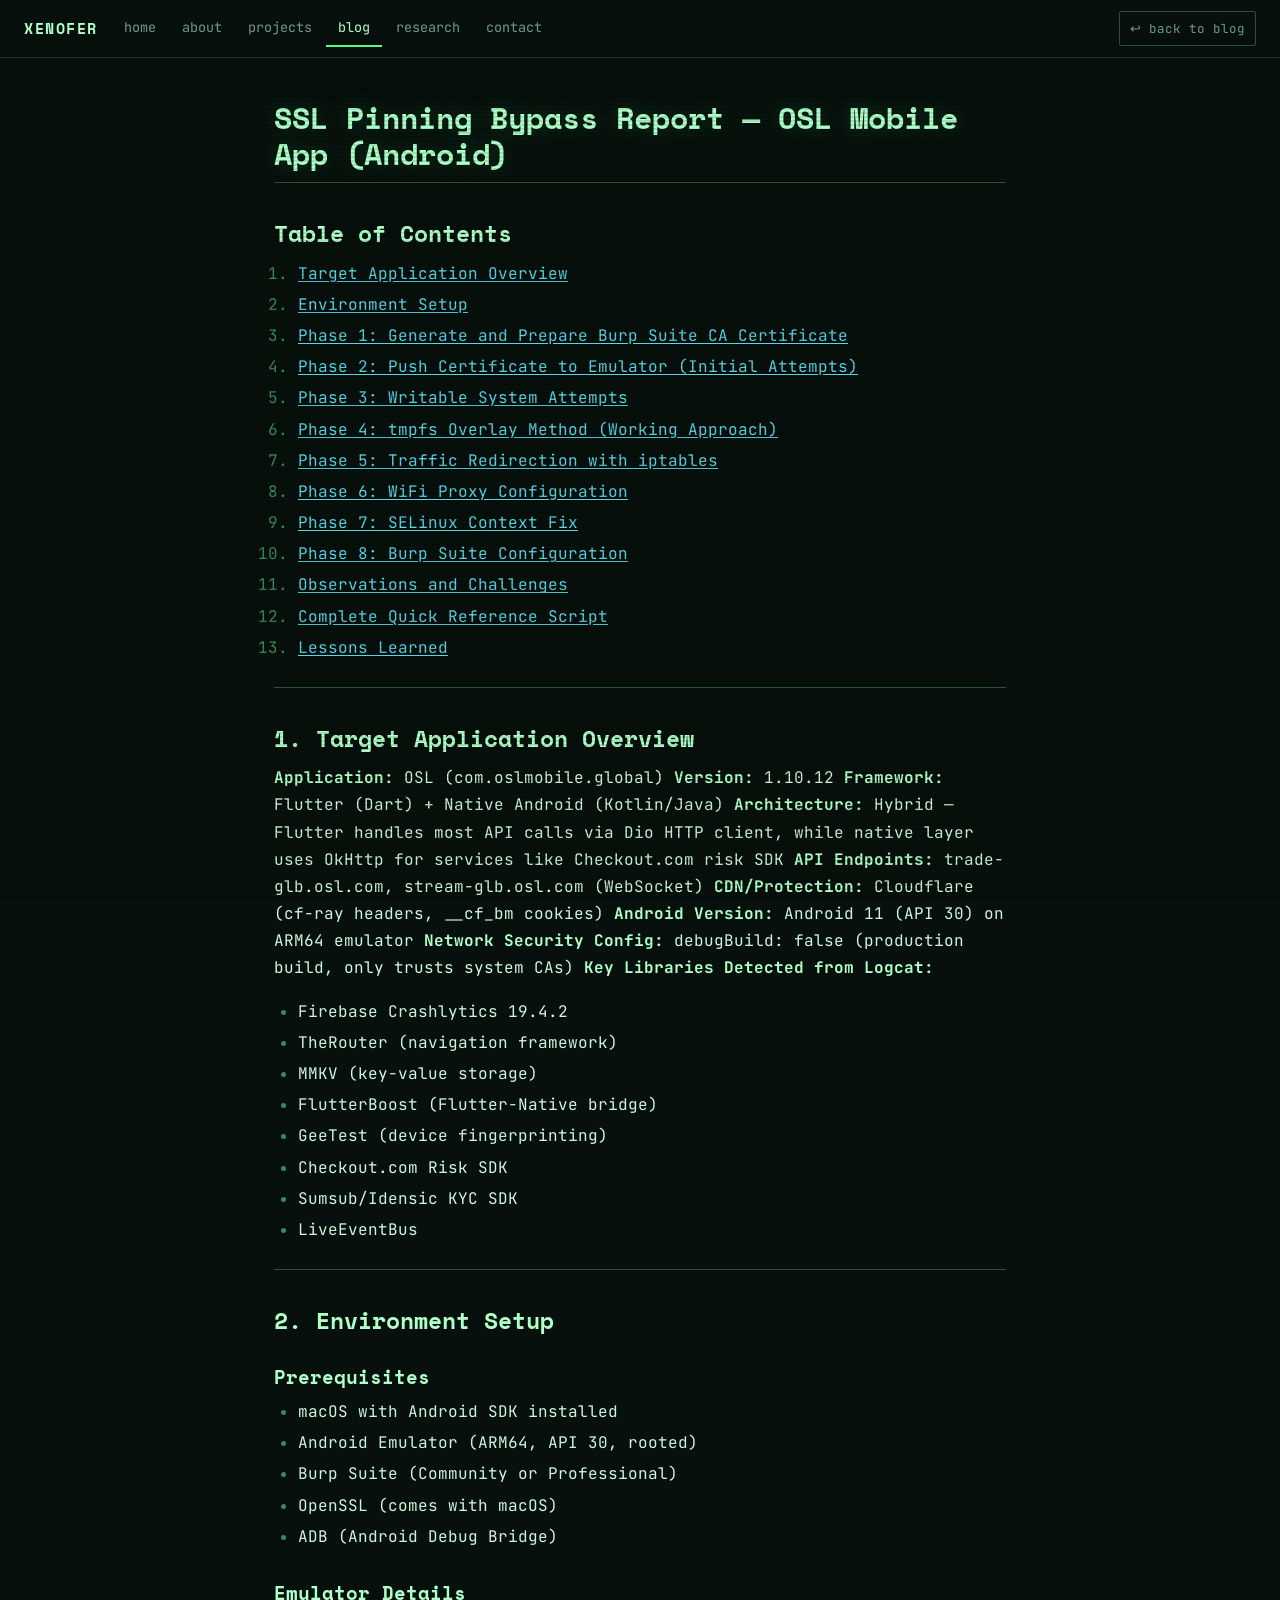
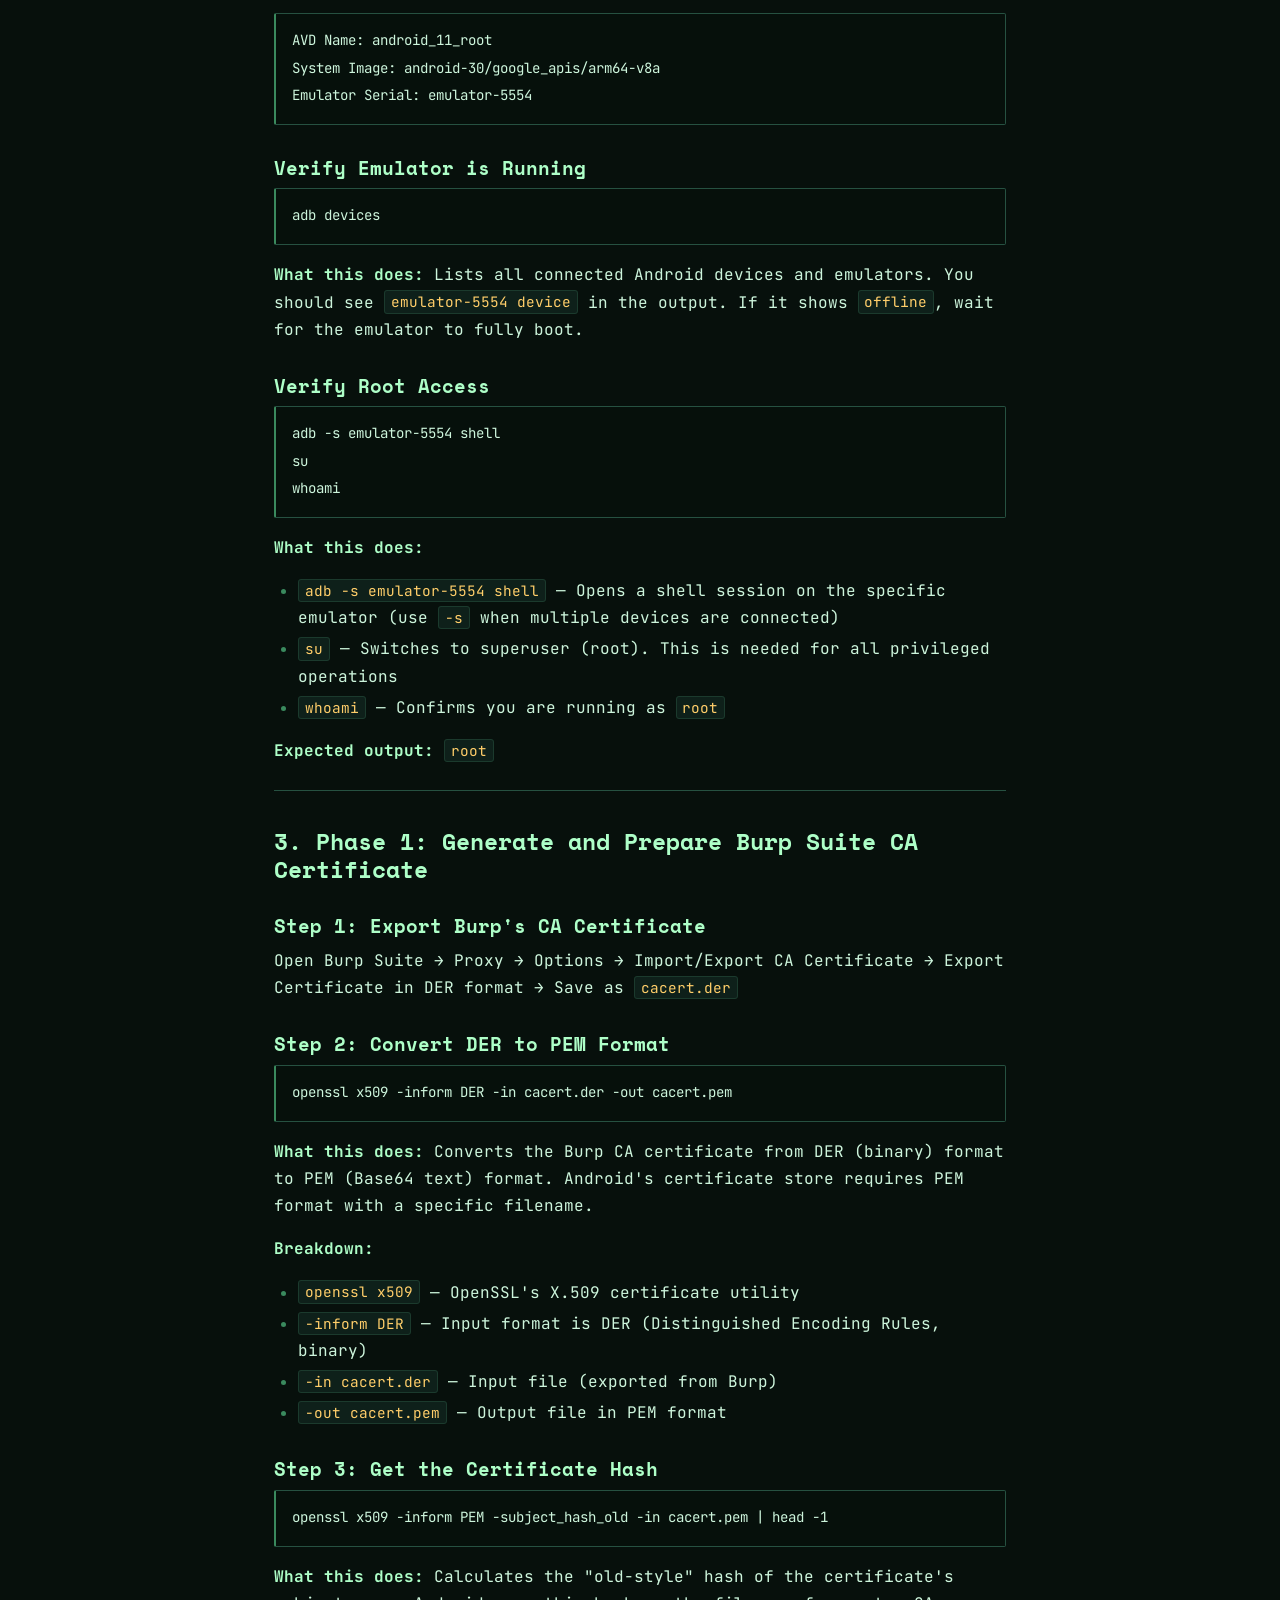
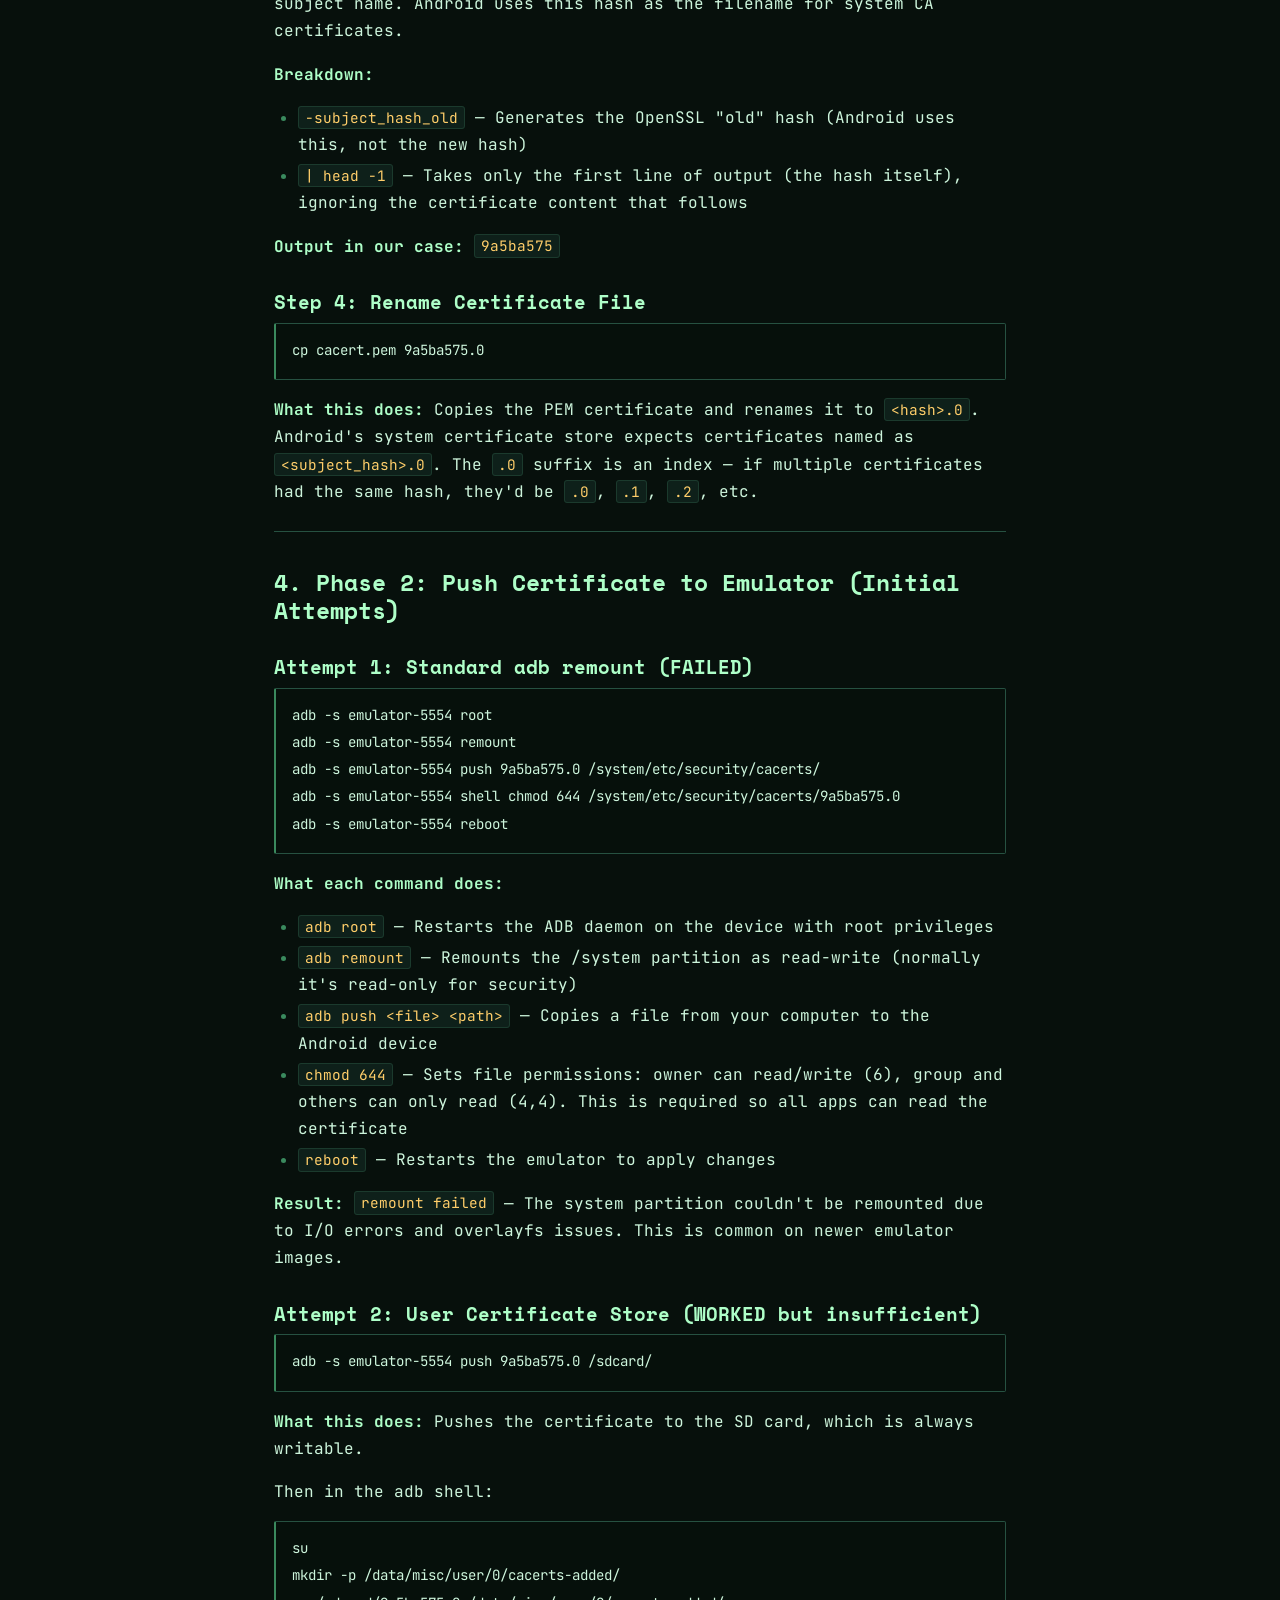
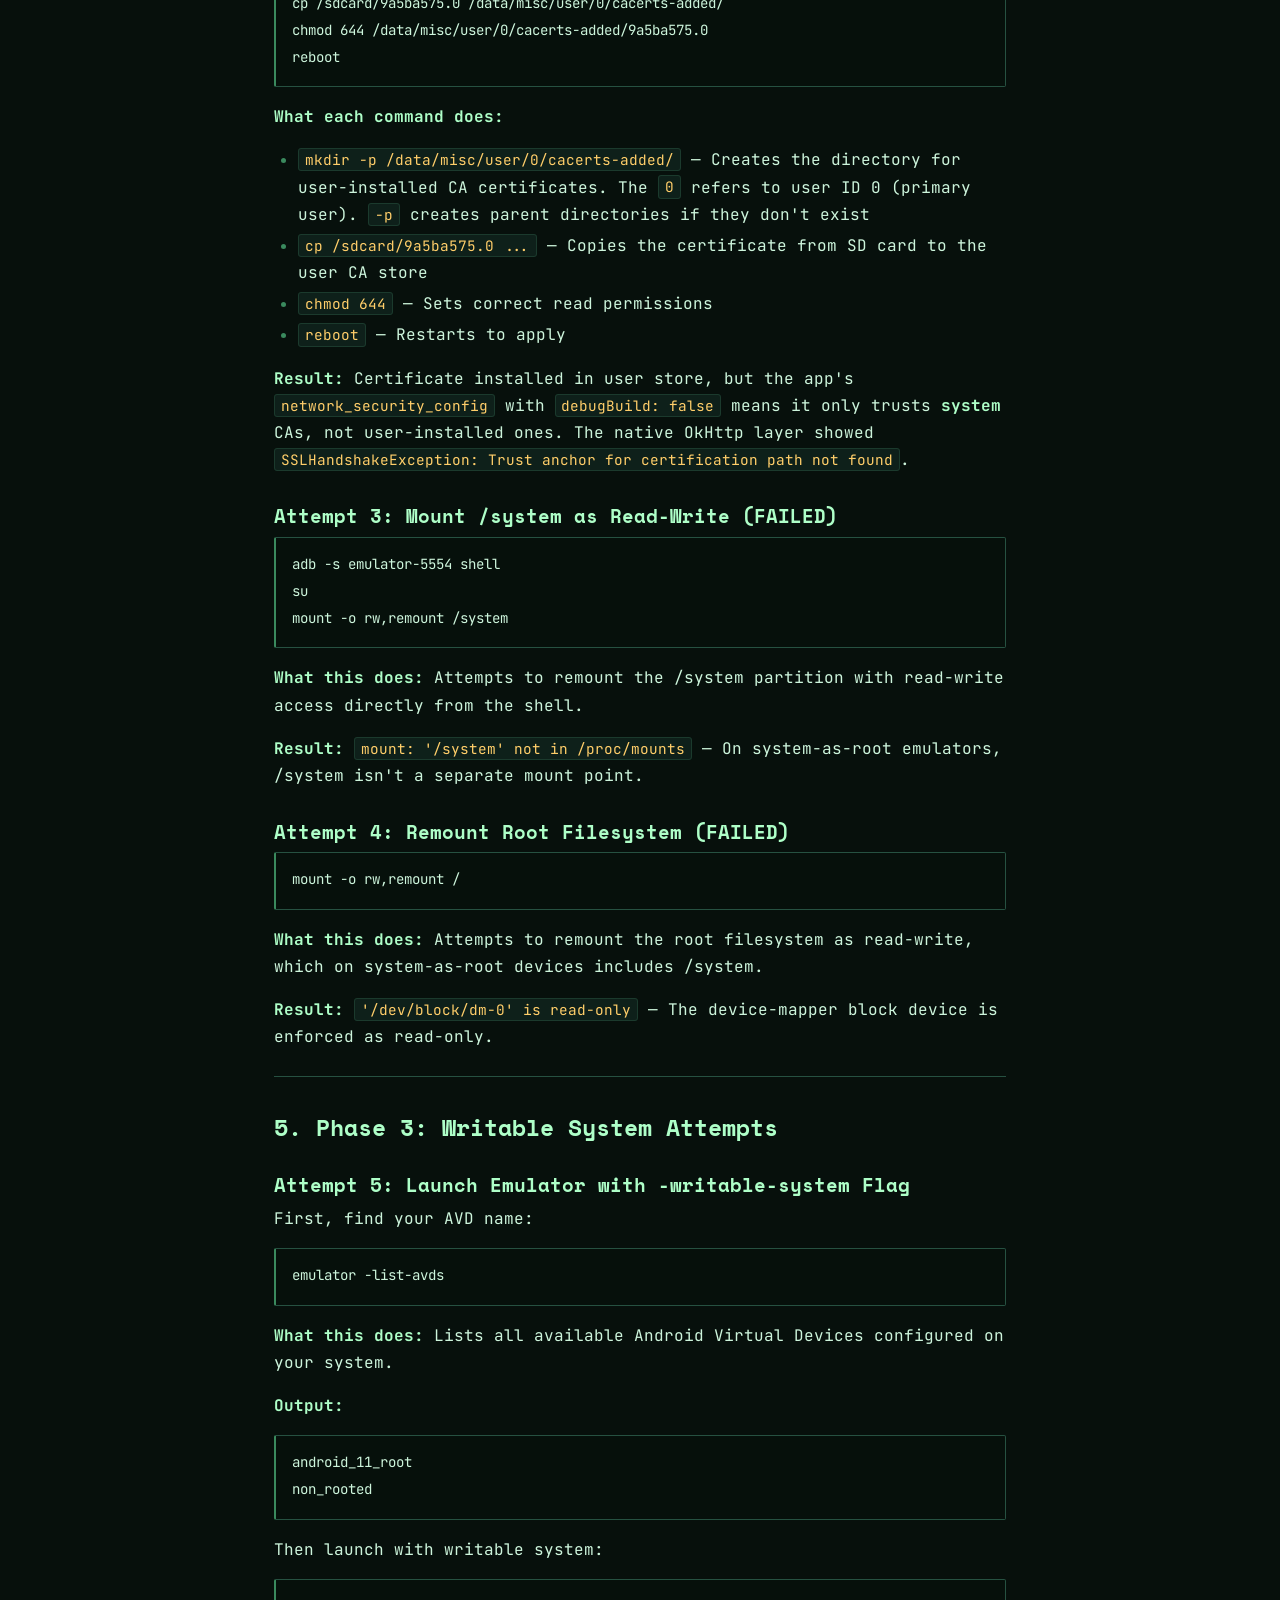
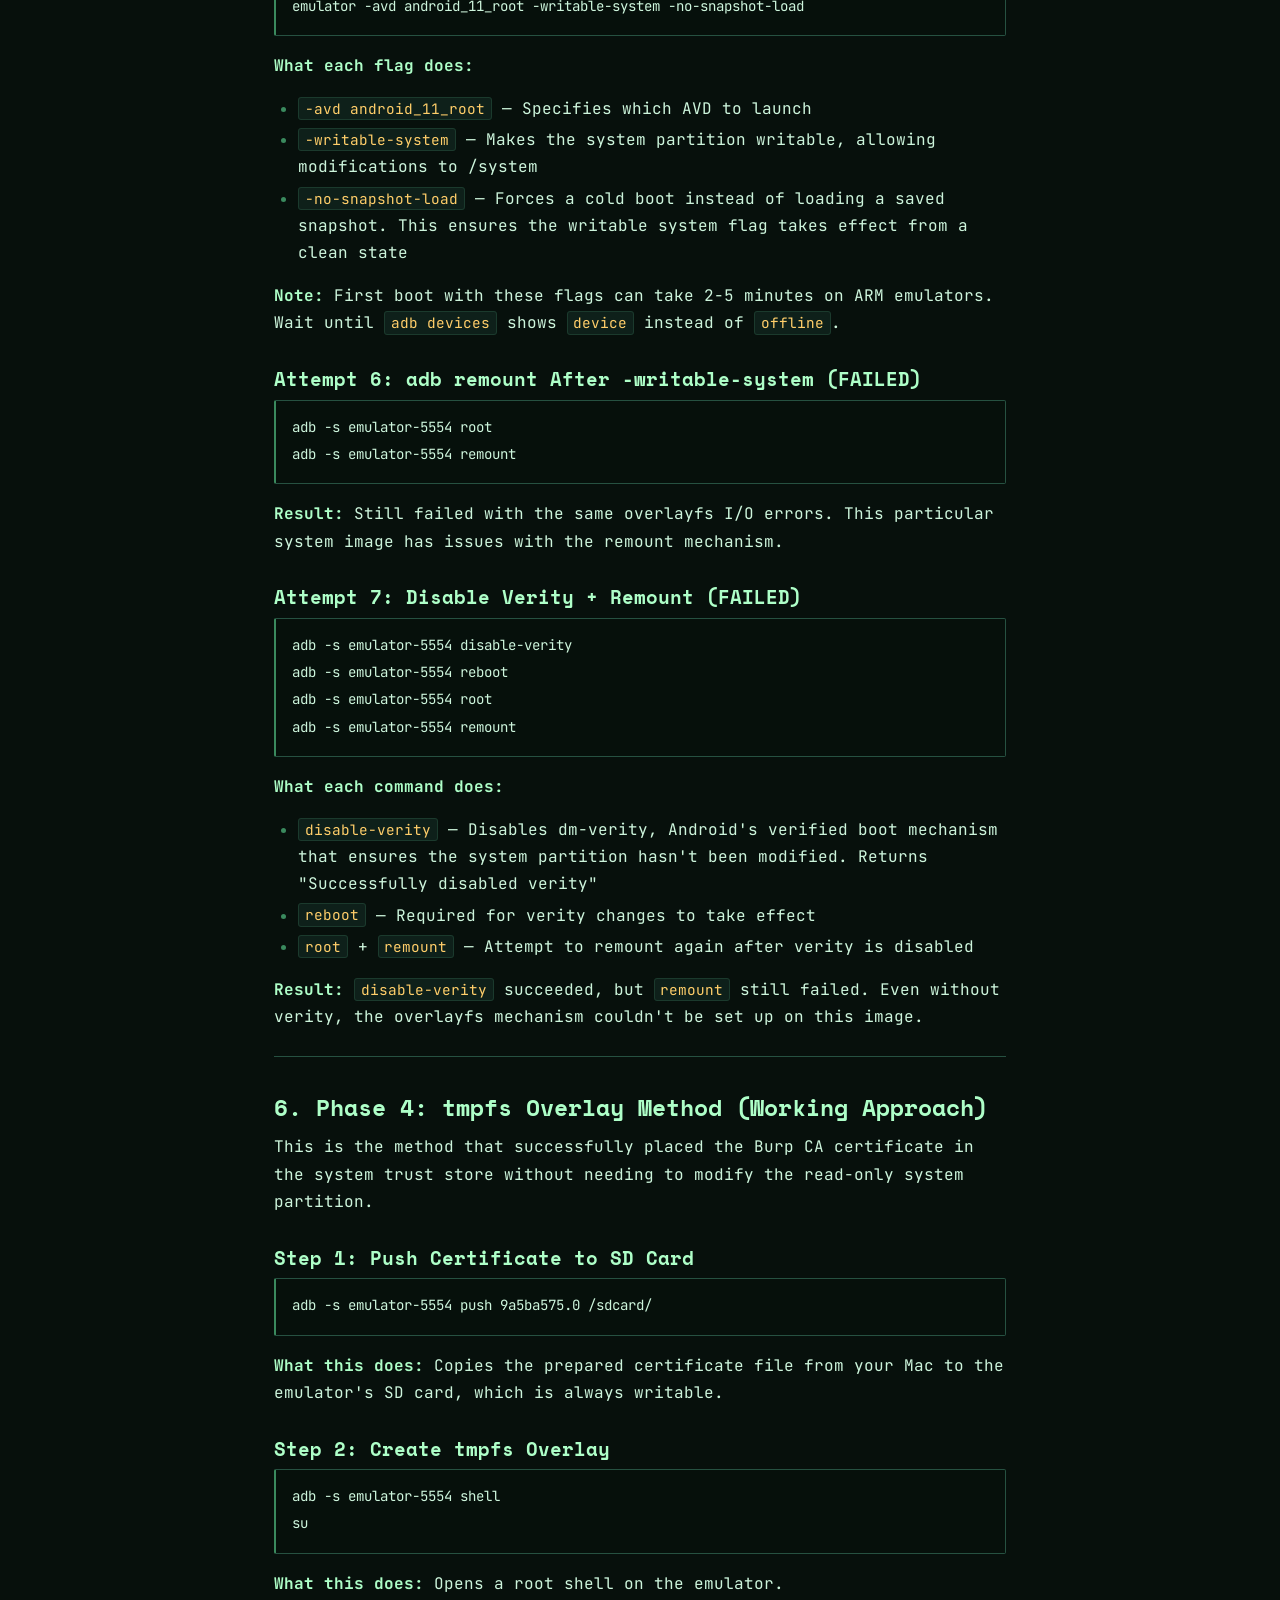
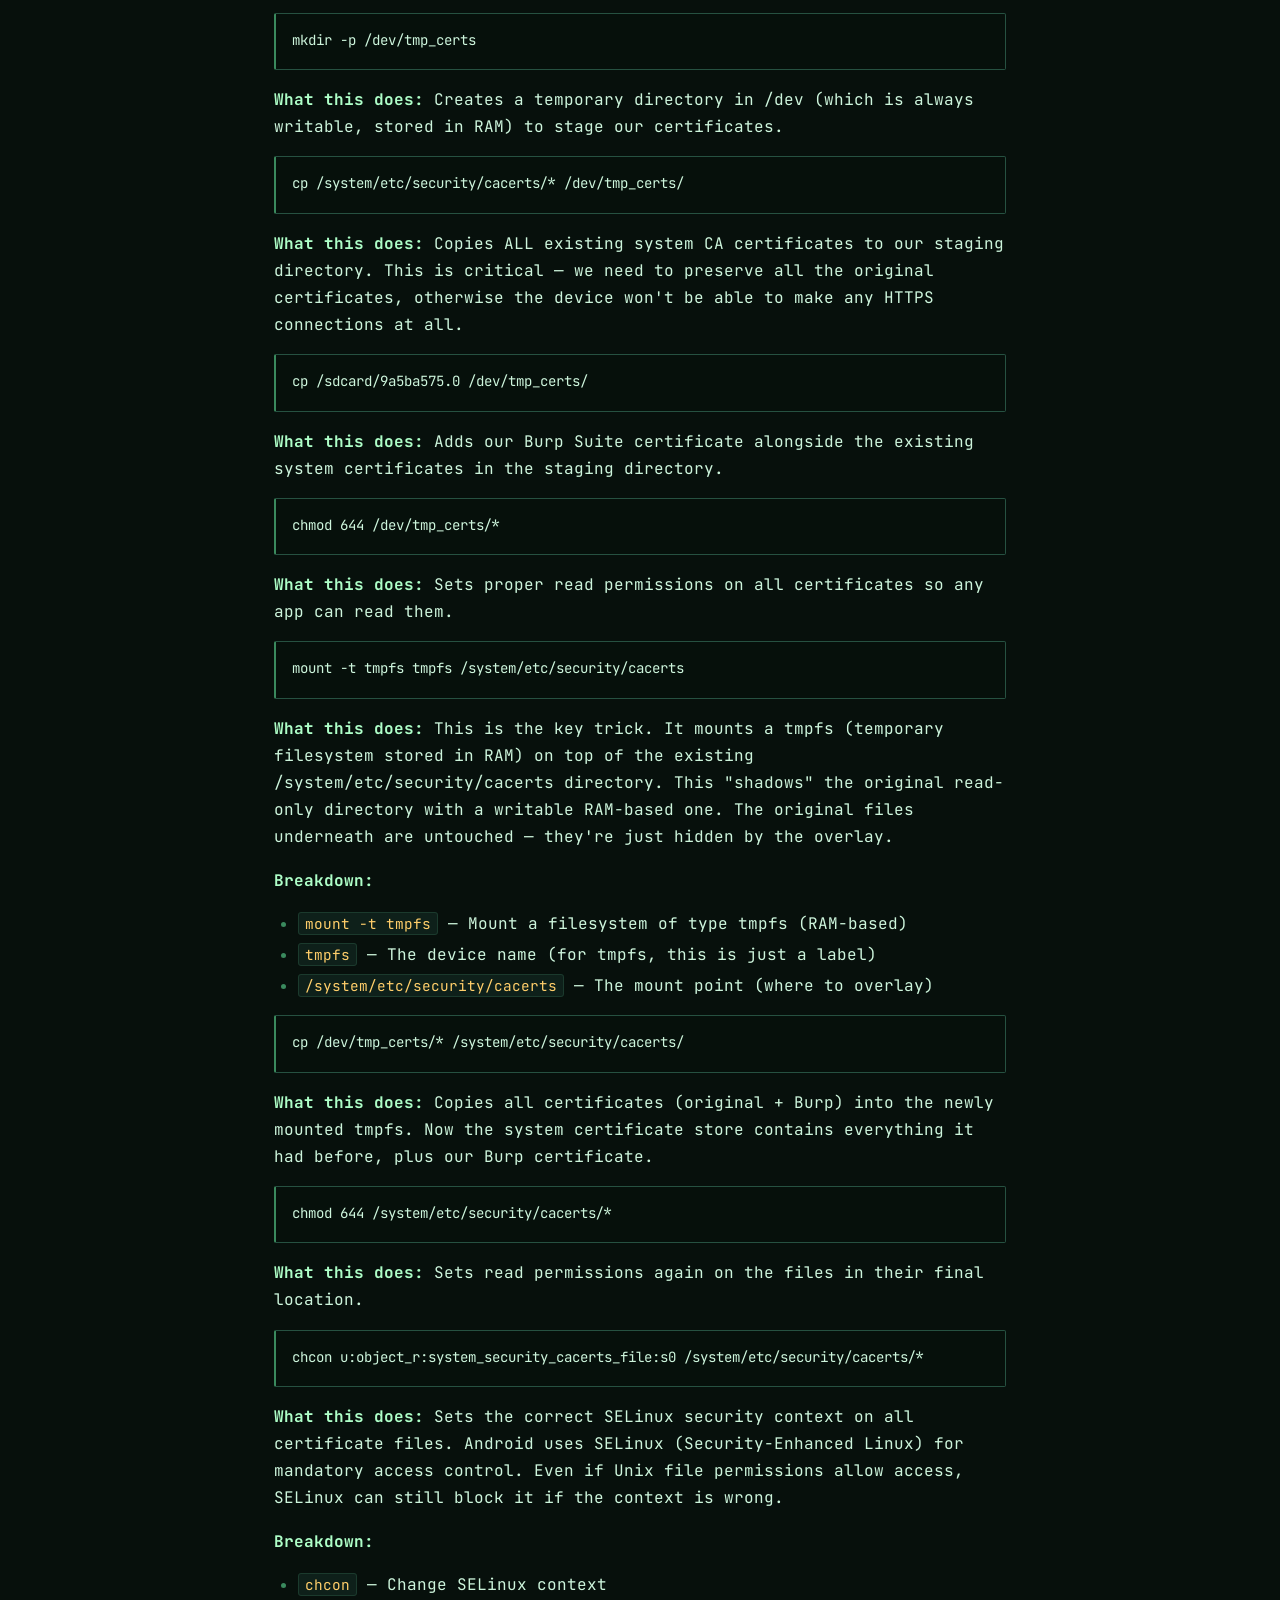
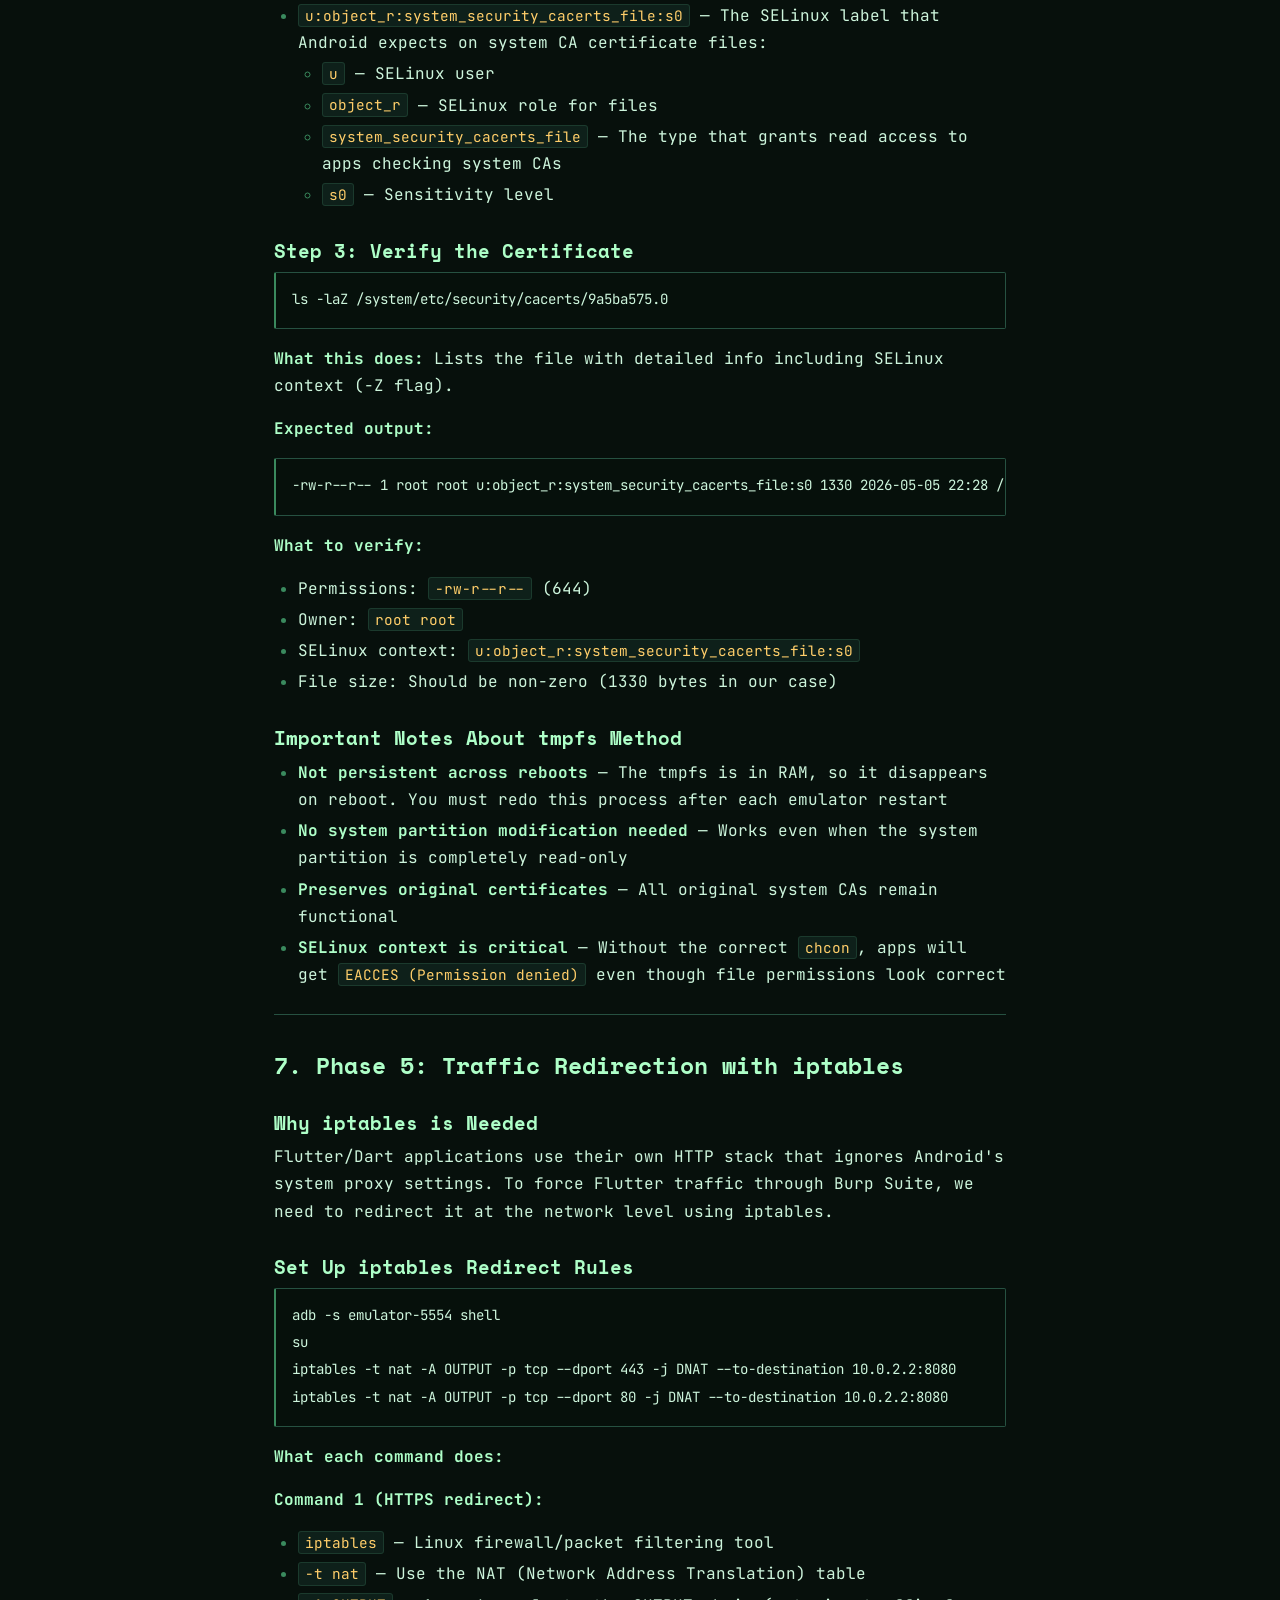
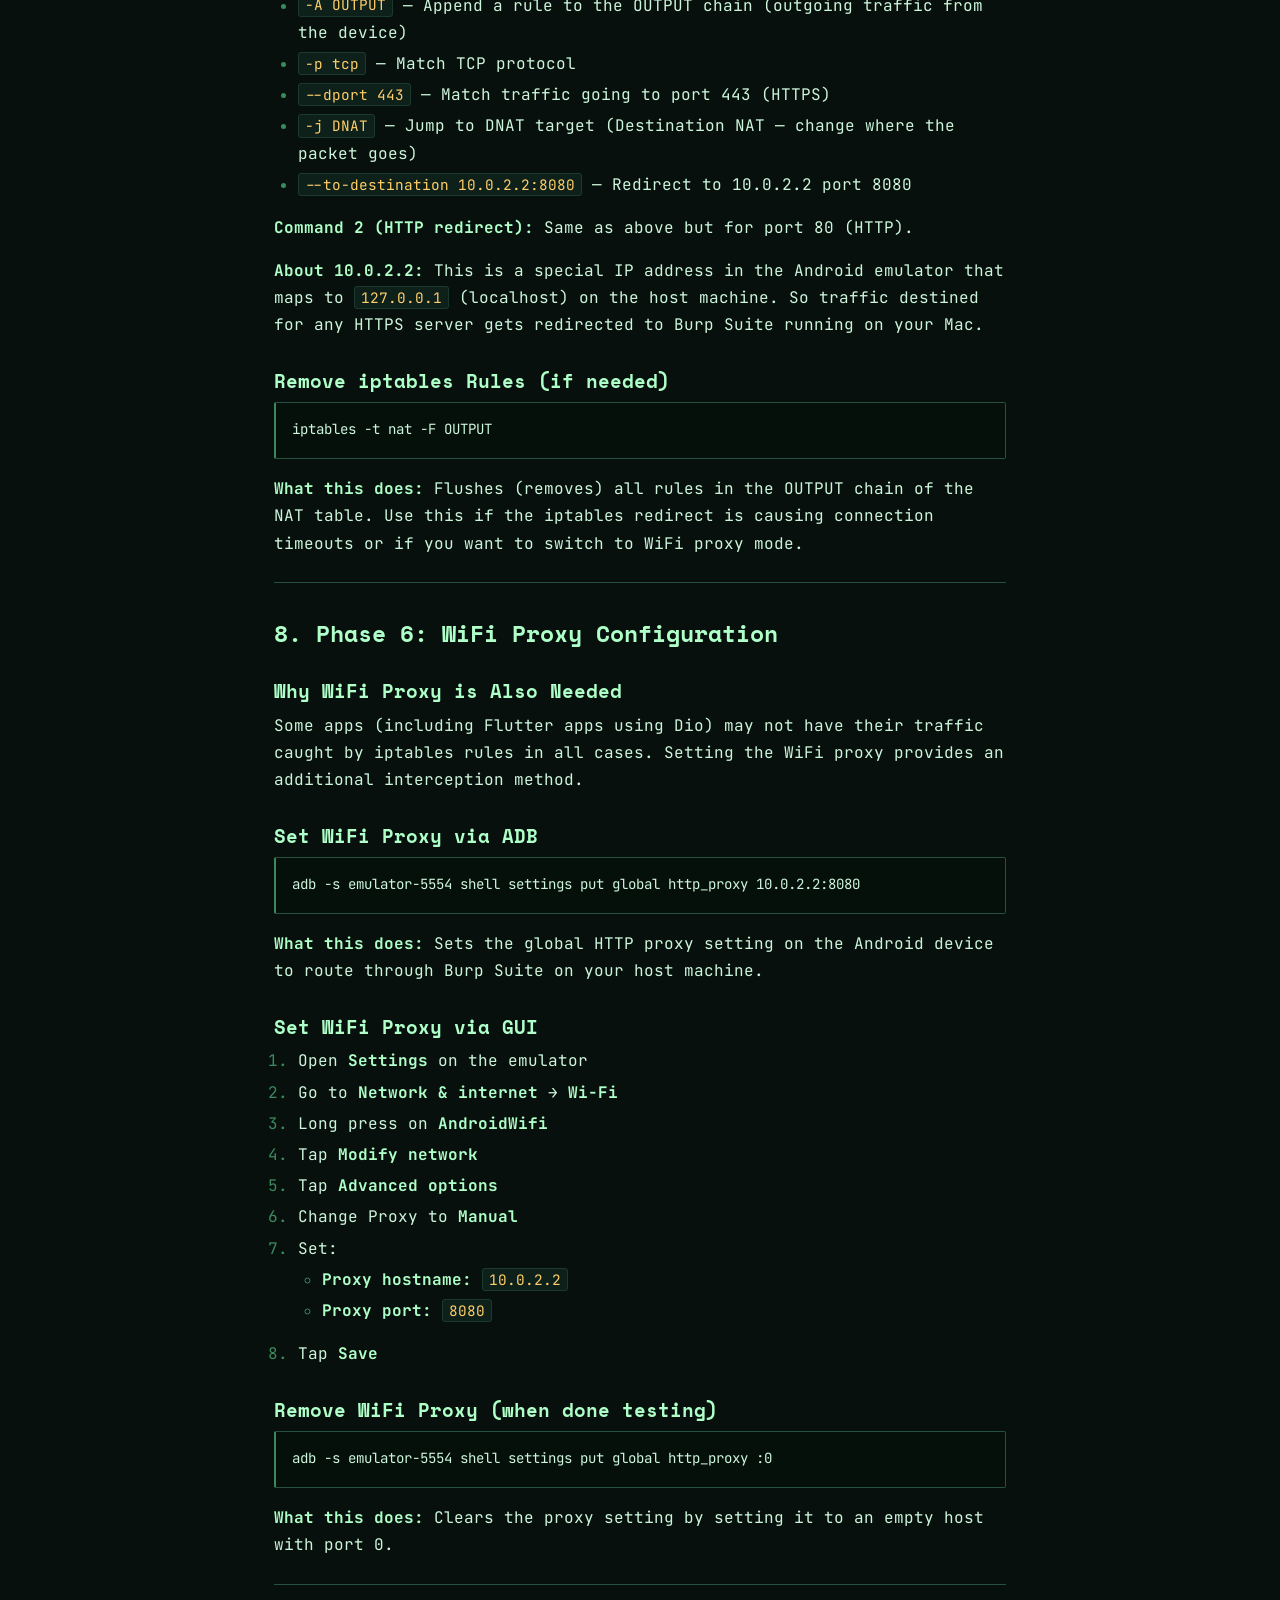
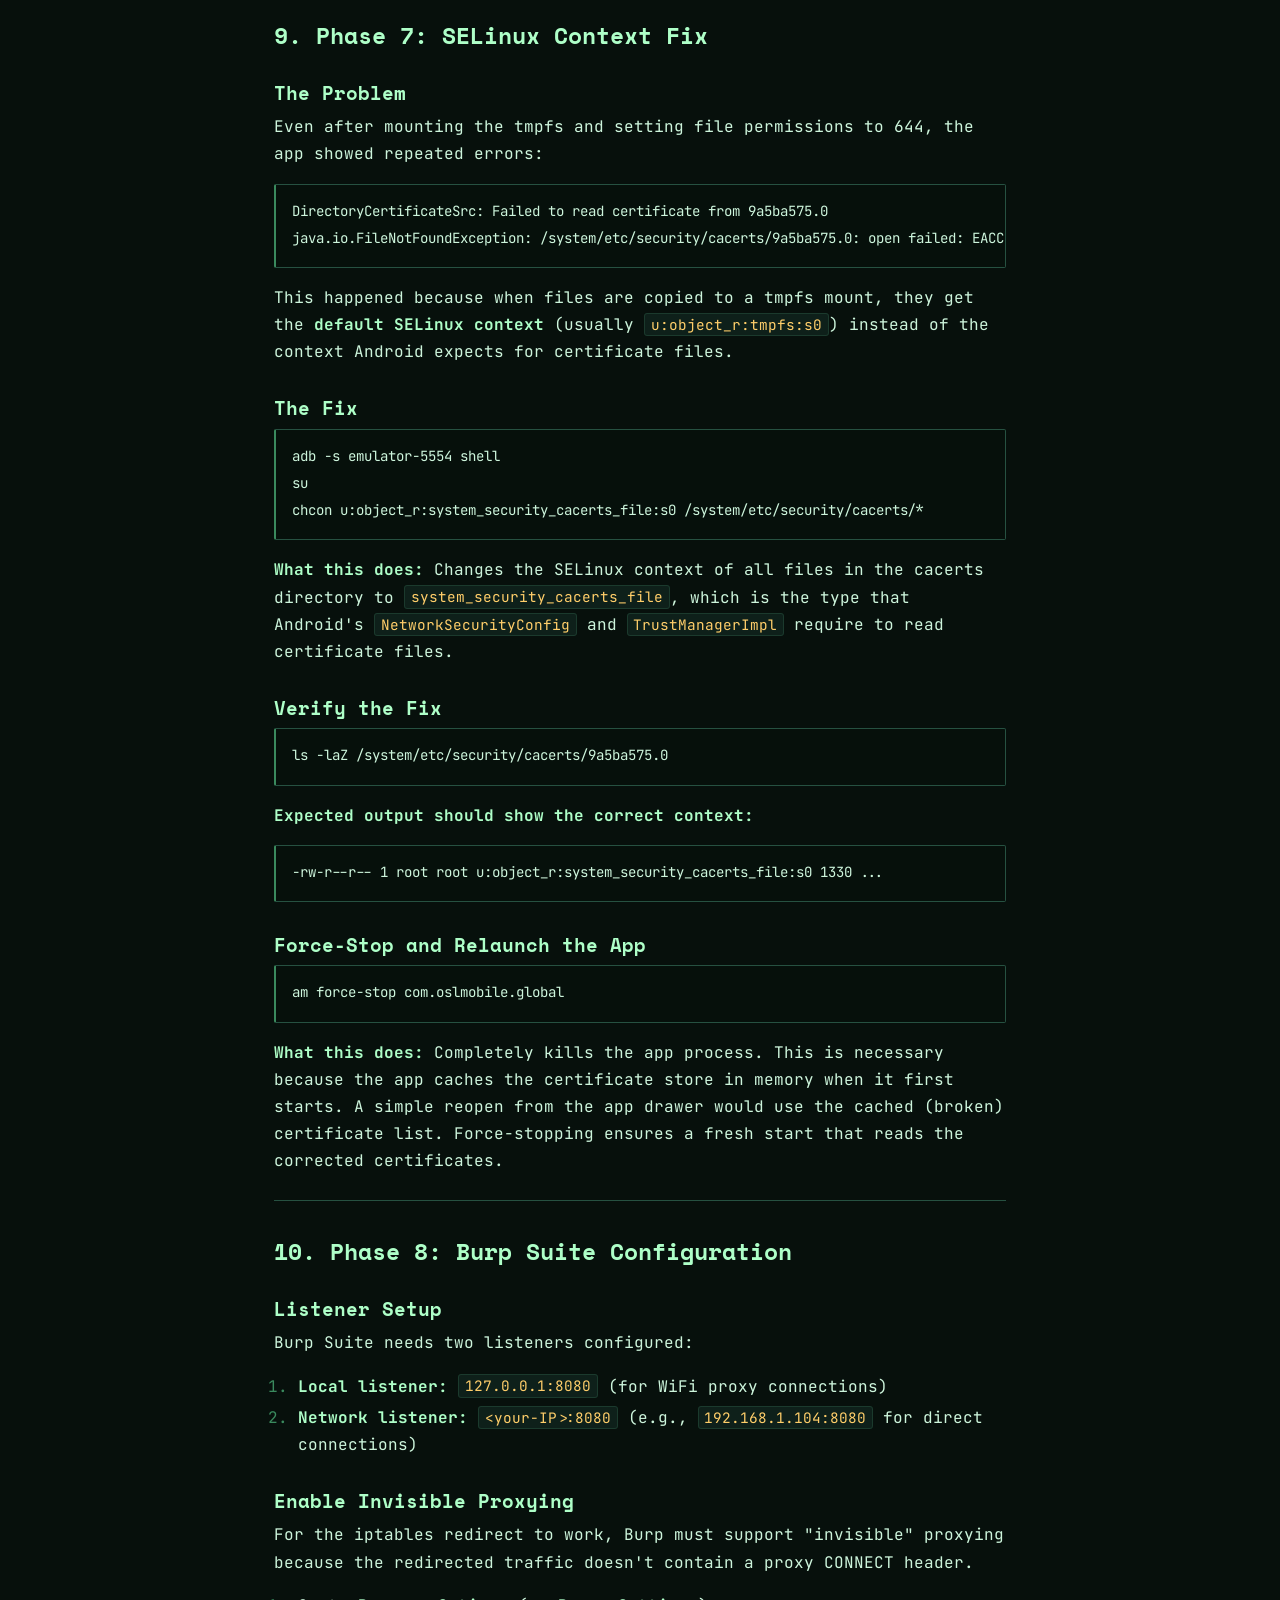
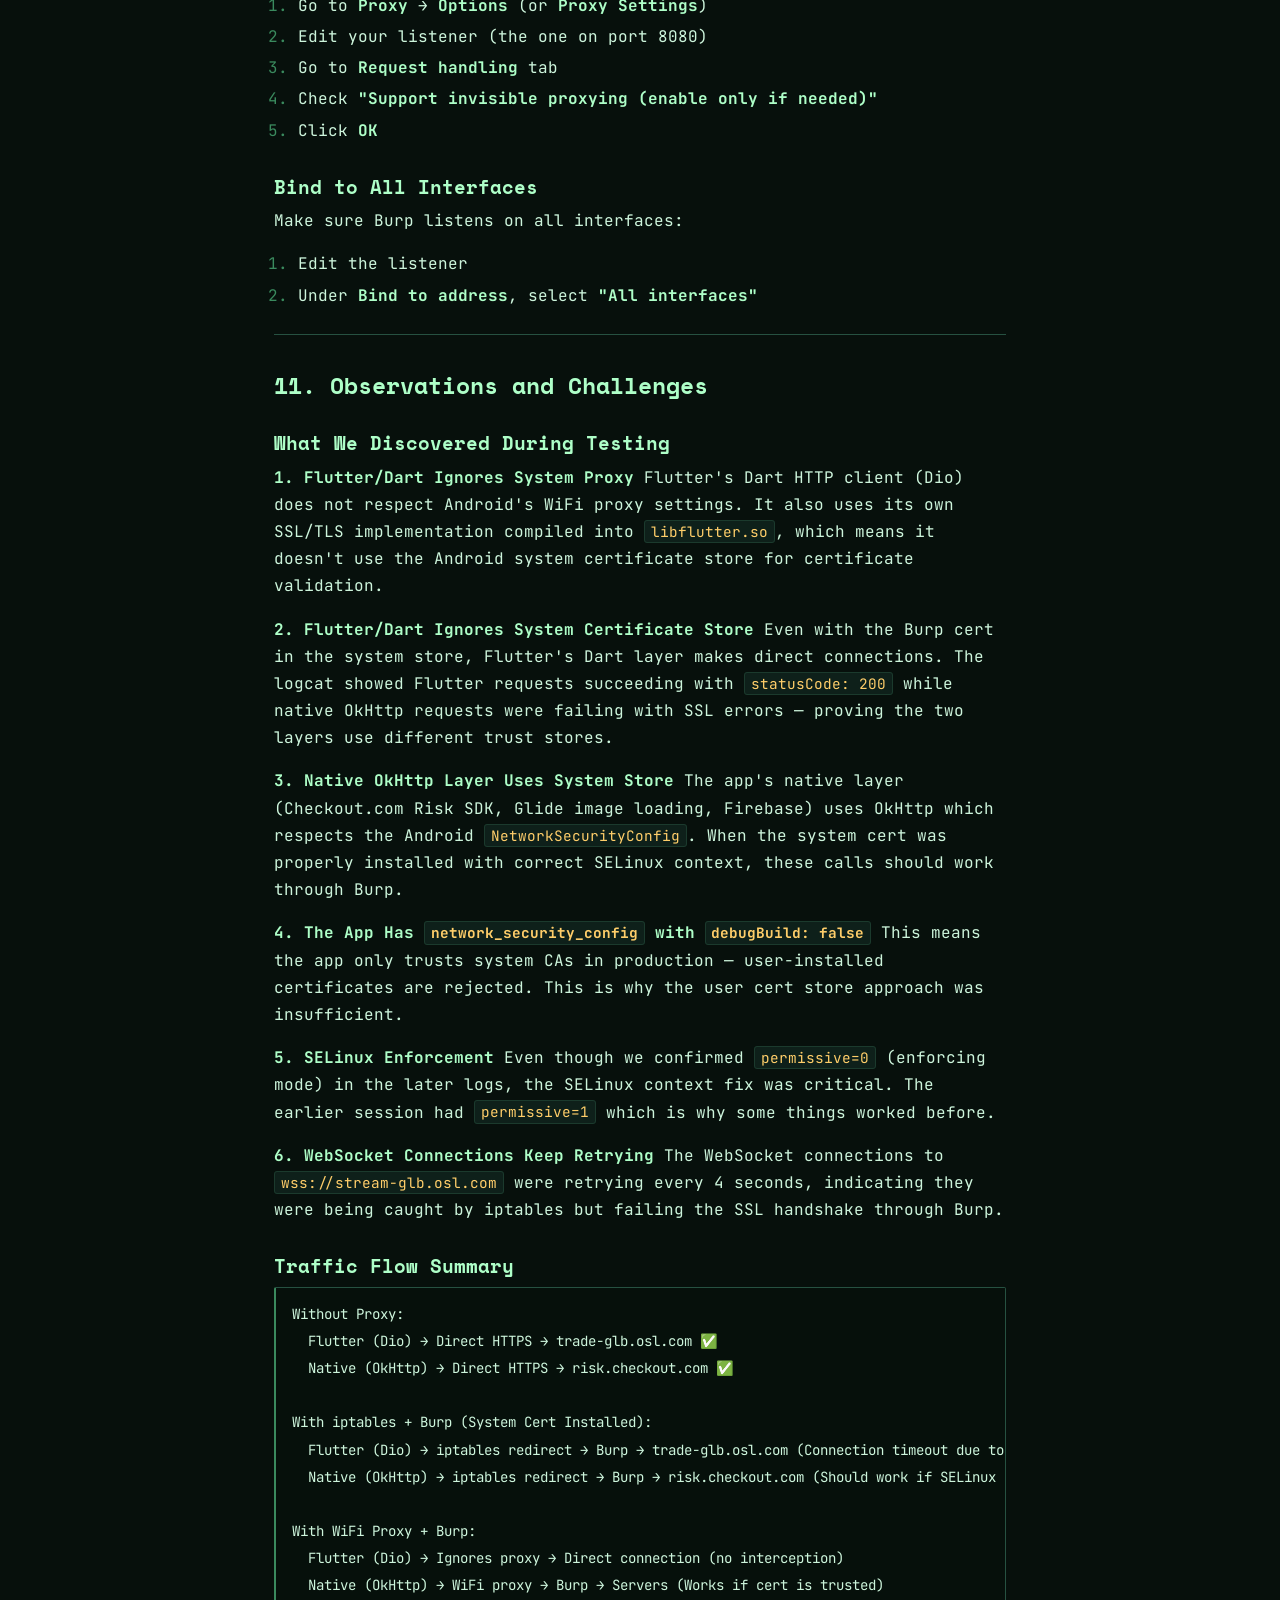
<file: blog/ssl-pinning-bypass-report-osl-mobile-app-android.html>
<!DOCTYPE html>
<!-- Self-contained: this renders correctly anywhere (the theme is baked in).
     Put it in the "blog/" folder so the nav links above resolve to your other pages. -->
<html lang="en">
<head>
<meta charset="UTF-8" />
<meta name="viewport" content="width=device-width, initial-scale=1.0" />
<title>SSL Pinning Bypass Report — OSL Mobile App (Android) — XENOFER</title>
<meta name="description" content="SSL Pinning Bypass Report — OSL Mobile App (Android)" />
<meta name="color-scheme" content="dark" />
<link rel="preconnect" href="https://fonts.googleapis.com"><link rel="preconnect" href="https://fonts.gstatic.com" crossorigin><link href="https://fonts.googleapis.com/css2?family=JetBrains+Mono:wght@400;500;700&family=Space+Mono:wght@400;700&display=swap" rel="stylesheet">
<style>
:root{--bg:#07100c;--bg-1:#0a1712;--bg-2:#0e201a;--bg-3:#123026;--border:#1b3a2d;--border-2:#265141;--green:#5af78e;--green-dim:#3a8a5e;--green-br:#aeffc8;--amber:#ffce6a;--cyan:#5ad4e6;--text:#cdf5dc;--text-dim:#6f9a85;--muted:#45685a;--mono:'JetBrains Mono','SF Mono',Menlo,Consolas,monospace;--disp:'Space Mono','JetBrains Mono',monospace;}
*{box-sizing:border-box}html,body{margin:0}
body{background:radial-gradient(1100px 650px at 80% -10%,rgba(90,247,142,0.06),transparent 60%),var(--bg);color:var(--text);font-family:var(--mono);line-height:1.7;-webkit-font-smoothing:antialiased;}
::selection{background:rgba(90,247,142,0.28);color:#fff}
.doc{max-width:760px;margin:0 auto;padding:56px 22px 96px}
.md-content{font-size:16px}
.md-content>*:first-child{margin-top:0}
.md-content h1,.md-content h2,.md-content h3,.md-content h4{font-family:var(--disp);color:var(--green-br);line-height:1.2;margin:1.6em 0 .5em}
.md-content h1{font-size:1.9em;border-bottom:1px solid var(--border-2);padding-bottom:.3em;text-shadow:0 0 22px rgba(90,247,142,.25)}
.md-content h2{font-size:1.45em}.md-content h3{font-size:1.2em}.md-content h4{font-size:1.05em;color:var(--amber)}
.md-content p{margin:0 0 1em}
.md-content a{color:var(--cyan);text-decoration:underline;text-underline-offset:2px}
.md-content a:hover{color:var(--green-br)}
.md-content strong{color:var(--green-br);font-weight:700}
.md-content ul,.md-content ol{margin:0 0 1em;padding-left:1.5em}
.md-content li{margin:.25em 0}.md-content li::marker{color:var(--green-dim)}
.md-content blockquote{margin:0 0 1em;padding:.4em 1em;border-left:3px solid var(--green);background:var(--bg-2);color:var(--text-dim)}
.md-content blockquote p{margin:.3em 0}
.md-content code{font-family:var(--mono);font-size:.9em;color:var(--amber);background:var(--bg-2);border:1px solid var(--border);padding:.08em .4em;border-radius:3px}
.md-content pre{background:#06100b;border:1px solid var(--border-2);border-left:2px solid var(--green-dim);padding:14px 16px;overflow-x:auto;margin:0 0 1em;border-radius:2px}
.md-content pre code{background:none;border:0;padding:0;color:var(--text);font-size:.88em;line-height:1.6}
.md-content hr{border:0;border-top:1px solid var(--border-2);margin:1.6em 0}
.md-content img{max-width:100%;height:auto;border:1px solid var(--border)}
.md-content table{border-collapse:collapse;width:100%;margin:0 0 1em;font-size:.92em;display:block;overflow-x:auto}
.md-content th,.md-content td{border:1px solid var(--border-2);padding:7px 11px;text-align:left}
.md-content th{background:var(--bg-2);color:var(--amber)}
.md-foot{margin-top:48px;padding-top:18px;border-top:1px solid var(--border);color:var(--muted);font-size:13px}
.post-bar{position:sticky;top:0;z-index:10;display:flex;align-items:center;gap:14px;flex-wrap:wrap;padding:10px clamp(14px,4vw,24px);background:linear-gradient(var(--bg),rgba(7,16,12,.92));backdrop-filter:blur(6px);border-bottom:1px solid var(--border)}
.post-bar .brand{font-family:var(--disp);color:var(--green-br);font-weight:700;letter-spacing:1.5px;text-decoration:none;font-size:15px}
.post-bar nav{display:flex;gap:2px;overflow-x:auto}
.post-bar nav a{color:var(--text-dim);padding:6px 12px;text-decoration:none;font-size:13.5px;border-bottom:2px solid transparent;white-space:nowrap}
.post-bar nav a:hover{color:var(--green-br)}
.post-bar nav a.active{color:var(--green-br);border-bottom-color:var(--green)}
.post-bar .spacer{flex:1}
.post-bar .back{color:var(--text-dim);text-decoration:none;font-size:12.5px;border:1px solid var(--border-2);padding:6px 10px;border-radius:2px}
.post-bar .back:hover{color:var(--green-br);border-color:var(--green-dim)}
.post-wrap{max-width:780px;margin:0 auto;padding:42px clamp(16px,5vw,24px) 90px}
.post-foot{margin-top:48px;padding-top:18px;border-top:1px solid var(--border);color:var(--muted);font-size:13px;display:flex;justify-content:space-between;gap:10px;flex-wrap:wrap}
.post-foot a{color:var(--green-br);text-decoration:none}
.post-foot a:hover{color:var(--accent-br)}
body::before{content:"";position:fixed;inset:0;pointer-events:none;z-index:5;background:repeating-linear-gradient(0deg,rgba(0,0,0,0) 0,rgba(0,0,0,0) 2px,rgba(0,0,0,.22) 3px,rgba(0,0,0,0) 4px),radial-gradient(125% 125% at 50% 50%,transparent 60%,rgba(0,0,0,.5) 100%)}
@media(max-width:600px){.post-bar .brand{display:none}}</style>
</head>
<body>
  <header class="post-bar">
    <a class="brand" href="../index.html">XENOFER</a>
    <nav><a href="../index.html">home</a><a href="../about.html">about</a><a href="../projects.html">projects</a><a href="../blog.html" class="active">blog</a><a href="../research.html">research</a><a href="../contact.html">contact</a></nav>
    <span class="spacer"></span>
    <a class="back" href="../blog.html">↩ back to blog</a>
  </header>
  <main class="post-wrap">
    <article class="md-content">
<h1>SSL Pinning Bypass Report — OSL Mobile App (Android)</h1>
<h2>Table of Contents</h2>
<ol>
<li><a href="#1-target-application-overview">Target Application Overview</a></li>
<li><a href="#2-environment-setup">Environment Setup</a></li>
<li><a href="#3-phase-1-generate-and-prepare-burp-suite-ca-certificate">Phase 1: Generate and Prepare Burp Suite CA Certificate</a></li>
<li><a href="#4-phase-2-push-certificate-to-emulator-initial-attempts">Phase 2: Push Certificate to Emulator (Initial Attempts)</a></li>
<li><a href="#5-phase-3-writable-system-attempts">Phase 3: Writable System Attempts</a></li>
<li><a href="#6-phase-4-tmpfs-overlay-method-working-approach">Phase 4: tmpfs Overlay Method (Working Approach)</a></li>
<li><a href="#7-phase-5-traffic-redirection-with-iptables">Phase 5: Traffic Redirection with iptables</a></li>
<li><a href="#8-phase-6-wifi-proxy-configuration">Phase 6: WiFi Proxy Configuration</a></li>
<li><a href="#9-phase-7-selinux-context-fix">Phase 7: SELinux Context Fix</a></li>
<li><a href="#10-phase-8-burp-suite-configuration">Phase 8: Burp Suite Configuration</a></li>
<li><a href="#11-observations-and-challenges">Observations and Challenges</a></li>
<li><a href="#12-complete-quick-reference-script">Complete Quick Reference Script</a></li>
<li><a href="#13-lessons-learned">Lessons Learned</a></li>
</ol>
<hr>
<h2>1. Target Application Overview</h2>
<p><strong>Application:</strong> OSL (com.oslmobile.global)
<strong>Version:</strong> 1.10.12
<strong>Framework:</strong> Flutter (Dart) + Native Android (Kotlin/Java)
<strong>Architecture:</strong> Hybrid — Flutter handles most API calls via Dio HTTP client, while native layer uses OkHttp for services like Checkout.com risk SDK
<strong>API Endpoints:</strong> trade-glb.osl.com, stream-glb.osl.com (WebSocket)
<strong>CDN/Protection:</strong> Cloudflare (cf-ray headers, __cf_bm cookies)
<strong>Android Version:</strong> Android 11 (API 30) on ARM64 emulator
<strong>Network Security Config:</strong> debugBuild: false (production build, only trusts system CAs)
<strong>Key Libraries Detected from Logcat:</strong></p>
<ul>
<li>Firebase Crashlytics 19.4.2</li>
<li>TheRouter (navigation framework)</li>
<li>MMKV (key-value storage)</li>
<li>FlutterBoost (Flutter-Native bridge)</li>
<li>GeeTest (device fingerprinting)</li>
<li>Checkout.com Risk SDK</li>
<li>Sumsub/Idensic KYC SDK</li>
<li>LiveEventBus</li>
</ul>
<hr>
<h2>2. Environment Setup</h2>
<h3>Prerequisites</h3>
<ul>
<li>macOS with Android SDK installed</li>
<li>Android Emulator (ARM64, API 30, rooted)</li>
<li>Burp Suite (Community or Professional)</li>
<li>OpenSSL (comes with macOS)</li>
<li>ADB (Android Debug Bridge)</li>
</ul>
<h3>Emulator Details</h3>
<pre><code>AVD Name: android_11_root
System Image: android-30/google_apis/arm64-v8a
Emulator Serial: emulator-5554
</code></pre>
<h3>Verify Emulator is Running</h3>
<pre><code class="language-bash">adb devices
</code></pre>
<p><strong>What this does:</strong> Lists all connected Android devices and emulators. You should see <code>emulator-5554 device</code> in the output. If it shows <code>offline</code>, wait for the emulator to fully boot.</p>
<h3>Verify Root Access</h3>
<pre><code class="language-bash">adb -s emulator-5554 shell
su
whoami
</code></pre>
<p><strong>What this does:</strong></p>
<ul>
<li><code>adb -s emulator-5554 shell</code> — Opens a shell session on the specific emulator (use <code>-s</code> when multiple devices are connected)</li>
<li><code>su</code> — Switches to superuser (root). This is needed for all privileged operations</li>
<li><code>whoami</code> — Confirms you are running as <code>root</code></li>
</ul>
<p><strong>Expected output:</strong> <code>root</code></p>
<hr>
<h2>3. Phase 1: Generate and Prepare Burp Suite CA Certificate</h2>
<h3>Step 1: Export Burp&#39;s CA Certificate</h3>
<p>Open Burp Suite → Proxy → Options → Import/Export CA Certificate → Export Certificate in DER format → Save as <code>cacert.der</code></p>
<h3>Step 2: Convert DER to PEM Format</h3>
<pre><code class="language-bash">openssl x509 -inform DER -in cacert.der -out cacert.pem
</code></pre>
<p><strong>What this does:</strong> Converts the Burp CA certificate from DER (binary) format to PEM (Base64 text) format. Android&#39;s certificate store requires PEM format with a specific filename.</p>
<p><strong>Breakdown:</strong></p>
<ul>
<li><code>openssl x509</code> — OpenSSL&#39;s X.509 certificate utility</li>
<li><code>-inform DER</code> — Input format is DER (Distinguished Encoding Rules, binary)</li>
<li><code>-in cacert.der</code> — Input file (exported from Burp)</li>
<li><code>-out cacert.pem</code> — Output file in PEM format</li>
</ul>
<h3>Step 3: Get the Certificate Hash</h3>
<pre><code class="language-bash">openssl x509 -inform PEM -subject_hash_old -in cacert.pem | head -1
</code></pre>
<p><strong>What this does:</strong> Calculates the &quot;old-style&quot; hash of the certificate&#39;s subject name. Android uses this hash as the filename for system CA certificates.</p>
<p><strong>Breakdown:</strong></p>
<ul>
<li><code>-subject_hash_old</code> — Generates the OpenSSL &quot;old&quot; hash (Android uses this, not the new hash)</li>
<li><code>| head -1</code> — Takes only the first line of output (the hash itself), ignoring the certificate content that follows</li>
</ul>
<p><strong>Output in our case:</strong> <code>9a5ba575</code></p>
<h3>Step 4: Rename Certificate File</h3>
<pre><code class="language-bash">cp cacert.pem 9a5ba575.0
</code></pre>
<p><strong>What this does:</strong> Copies the PEM certificate and renames it to <code>&lt;hash&gt;.0</code>. Android&#39;s system certificate store expects certificates named as <code>&lt;subject_hash&gt;.0</code>. The <code>.0</code> suffix is an index — if multiple certificates had the same hash, they&#39;d be <code>.0</code>, <code>.1</code>, <code>.2</code>, etc.</p>
<hr>
<h2>4. Phase 2: Push Certificate to Emulator (Initial Attempts)</h2>
<h3>Attempt 1: Standard adb remount (FAILED)</h3>
<pre><code class="language-bash">adb -s emulator-5554 root
adb -s emulator-5554 remount
adb -s emulator-5554 push 9a5ba575.0 /system/etc/security/cacerts/
adb -s emulator-5554 shell chmod 644 /system/etc/security/cacerts/9a5ba575.0
adb -s emulator-5554 reboot
</code></pre>
<p><strong>What each command does:</strong></p>
<ul>
<li><code>adb root</code> — Restarts the ADB daemon on the device with root privileges</li>
<li><code>adb remount</code> — Remounts the /system partition as read-write (normally it&#39;s read-only for security)</li>
<li><code>adb push &lt;file&gt; &lt;path&gt;</code> — Copies a file from your computer to the Android device</li>
<li><code>chmod 644</code> — Sets file permissions: owner can read/write (6), group and others can only read (4,4). This is required so all apps can read the certificate</li>
<li><code>reboot</code> — Restarts the emulator to apply changes</li>
</ul>
<p><strong>Result:</strong> <code>remount failed</code> — The system partition couldn&#39;t be remounted due to I/O errors and overlayfs issues. This is common on newer emulator images.</p>
<h3>Attempt 2: User Certificate Store (WORKED but insufficient)</h3>
<pre><code class="language-bash">adb -s emulator-5554 push 9a5ba575.0 /sdcard/
</code></pre>
<p><strong>What this does:</strong> Pushes the certificate to the SD card, which is always writable.</p>
<p>Then in the adb shell:</p>
<pre><code class="language-bash">su
mkdir -p /data/misc/user/0/cacerts-added/
cp /sdcard/9a5ba575.0 /data/misc/user/0/cacerts-added/
chmod 644 /data/misc/user/0/cacerts-added/9a5ba575.0
reboot
</code></pre>
<p><strong>What each command does:</strong></p>
<ul>
<li><code>mkdir -p /data/misc/user/0/cacerts-added/</code> — Creates the directory for user-installed CA certificates. The <code>0</code> refers to user ID 0 (primary user). <code>-p</code> creates parent directories if they don&#39;t exist</li>
<li><code>cp /sdcard/9a5ba575.0 ...</code> — Copies the certificate from SD card to the user CA store</li>
<li><code>chmod 644</code> — Sets correct read permissions</li>
<li><code>reboot</code> — Restarts to apply</li>
</ul>
<p><strong>Result:</strong> Certificate installed in user store, but the app&#39;s <code>network_security_config</code> with <code>debugBuild: false</code> means it only trusts <strong>system</strong> CAs, not user-installed ones. The native OkHttp layer showed <code>SSLHandshakeException: Trust anchor for certification path not found</code>.</p>
<h3>Attempt 3: Mount /system as Read-Write (FAILED)</h3>
<pre><code class="language-bash">adb -s emulator-5554 shell
su
mount -o rw,remount /system
</code></pre>
<p><strong>What this does:</strong> Attempts to remount the /system partition with read-write access directly from the shell.</p>
<p><strong>Result:</strong> <code>mount: &#39;/system&#39; not in /proc/mounts</code> — On system-as-root emulators, /system isn&#39;t a separate mount point.</p>
<h3>Attempt 4: Remount Root Filesystem (FAILED)</h3>
<pre><code class="language-bash">mount -o rw,remount /
</code></pre>
<p><strong>What this does:</strong> Attempts to remount the root filesystem as read-write, which on system-as-root devices includes /system.</p>
<p><strong>Result:</strong> <code>&#39;/dev/block/dm-0&#39; is read-only</code> — The device-mapper block device is enforced as read-only.</p>
<hr>
<h2>5. Phase 3: Writable System Attempts</h2>
<h3>Attempt 5: Launch Emulator with -writable-system Flag</h3>
<p>First, find your AVD name:</p>
<pre><code class="language-bash">emulator -list-avds
</code></pre>
<p><strong>What this does:</strong> Lists all available Android Virtual Devices configured on your system.</p>
<p><strong>Output:</strong></p>
<pre><code>android_11_root
non_rooted
</code></pre>
<p>Then launch with writable system:</p>
<pre><code class="language-bash">emulator -avd android_11_root -writable-system -no-snapshot-load
</code></pre>
<p><strong>What each flag does:</strong></p>
<ul>
<li><code>-avd android_11_root</code> — Specifies which AVD to launch</li>
<li><code>-writable-system</code> — Makes the system partition writable, allowing modifications to /system</li>
<li><code>-no-snapshot-load</code> — Forces a cold boot instead of loading a saved snapshot. This ensures the writable system flag takes effect from a clean state</li>
</ul>
<p><strong>Note:</strong> First boot with these flags can take 2-5 minutes on ARM emulators. Wait until <code>adb devices</code> shows <code>device</code> instead of <code>offline</code>.</p>
<h3>Attempt 6: adb remount After -writable-system (FAILED)</h3>
<pre><code class="language-bash">adb -s emulator-5554 root
adb -s emulator-5554 remount
</code></pre>
<p><strong>Result:</strong> Still failed with the same overlayfs I/O errors. This particular system image has issues with the remount mechanism.</p>
<h3>Attempt 7: Disable Verity + Remount (FAILED)</h3>
<pre><code class="language-bash">adb -s emulator-5554 disable-verity
adb -s emulator-5554 reboot
adb -s emulator-5554 root
adb -s emulator-5554 remount
</code></pre>
<p><strong>What each command does:</strong></p>
<ul>
<li><code>disable-verity</code> — Disables dm-verity, Android&#39;s verified boot mechanism that ensures the system partition hasn&#39;t been modified. Returns &quot;Successfully disabled verity&quot;</li>
<li><code>reboot</code> — Required for verity changes to take effect</li>
<li><code>root</code> + <code>remount</code> — Attempt to remount again after verity is disabled</li>
</ul>
<p><strong>Result:</strong> <code>disable-verity</code> succeeded, but <code>remount</code> still failed. Even without verity, the overlayfs mechanism couldn&#39;t be set up on this image.</p>
<hr>
<h2>6. Phase 4: tmpfs Overlay Method (Working Approach)</h2>
<p>This is the method that successfully placed the Burp CA certificate in the system trust store without needing to modify the read-only system partition.</p>
<h3>Step 1: Push Certificate to SD Card</h3>
<pre><code class="language-bash">adb -s emulator-5554 push 9a5ba575.0 /sdcard/
</code></pre>
<p><strong>What this does:</strong> Copies the prepared certificate file from your Mac to the emulator&#39;s SD card, which is always writable.</p>
<h3>Step 2: Create tmpfs Overlay</h3>
<pre><code class="language-bash">adb -s emulator-5554 shell
su
</code></pre>
<p><strong>What this does:</strong> Opens a root shell on the emulator.</p>
<pre><code class="language-bash">mkdir -p /dev/tmp_certs
</code></pre>
<p><strong>What this does:</strong> Creates a temporary directory in /dev (which is always writable, stored in RAM) to stage our certificates.</p>
<pre><code class="language-bash">cp /system/etc/security/cacerts/* /dev/tmp_certs/
</code></pre>
<p><strong>What this does:</strong> Copies ALL existing system CA certificates to our staging directory. This is critical — we need to preserve all the original certificates, otherwise the device won&#39;t be able to make any HTTPS connections at all.</p>
<pre><code class="language-bash">cp /sdcard/9a5ba575.0 /dev/tmp_certs/
</code></pre>
<p><strong>What this does:</strong> Adds our Burp Suite certificate alongside the existing system certificates in the staging directory.</p>
<pre><code class="language-bash">chmod 644 /dev/tmp_certs/*
</code></pre>
<p><strong>What this does:</strong> Sets proper read permissions on all certificates so any app can read them.</p>
<pre><code class="language-bash">mount -t tmpfs tmpfs /system/etc/security/cacerts
</code></pre>
<p><strong>What this does:</strong> This is the key trick. It mounts a tmpfs (temporary filesystem stored in RAM) on top of the existing /system/etc/security/cacerts directory. This &quot;shadows&quot; the original read-only directory with a writable RAM-based one. The original files underneath are untouched — they&#39;re just hidden by the overlay.</p>
<p><strong>Breakdown:</strong></p>
<ul>
<li><code>mount -t tmpfs</code> — Mount a filesystem of type tmpfs (RAM-based)</li>
<li><code>tmpfs</code> — The device name (for tmpfs, this is just a label)</li>
<li><code>/system/etc/security/cacerts</code> — The mount point (where to overlay)</li>
</ul>
<pre><code class="language-bash">cp /dev/tmp_certs/* /system/etc/security/cacerts/
</code></pre>
<p><strong>What this does:</strong> Copies all certificates (original + Burp) into the newly mounted tmpfs. Now the system certificate store contains everything it had before, plus our Burp certificate.</p>
<pre><code class="language-bash">chmod 644 /system/etc/security/cacerts/*
</code></pre>
<p><strong>What this does:</strong> Sets read permissions again on the files in their final location.</p>
<pre><code class="language-bash">chcon u:object_r:system_security_cacerts_file:s0 /system/etc/security/cacerts/*
</code></pre>
<p><strong>What this does:</strong> Sets the correct SELinux security context on all certificate files. Android uses SELinux (Security-Enhanced Linux) for mandatory access control. Even if Unix file permissions allow access, SELinux can still block it if the context is wrong.</p>
<p><strong>Breakdown:</strong></p>
<ul>
<li><code>chcon</code> — Change SELinux context</li>
<li><code>u:object_r:system_security_cacerts_file:s0</code> — The SELinux label that Android expects on system CA certificate files:<ul>
<li><code>u</code> — SELinux user</li>
<li><code>object_r</code> — SELinux role for files</li>
<li><code>system_security_cacerts_file</code> — The type that grants read access to apps checking system CAs</li>
<li><code>s0</code> — Sensitivity level</li>
</ul>
</li>
</ul>
<h3>Step 3: Verify the Certificate</h3>
<pre><code class="language-bash">ls -laZ /system/etc/security/cacerts/9a5ba575.0
</code></pre>
<p><strong>What this does:</strong> Lists the file with detailed info including SELinux context (-Z flag).</p>
<p><strong>Expected output:</strong></p>
<pre><code>-rw-r--r-- 1 root root u:object_r:system_security_cacerts_file:s0 1330 2026-05-05 22:28 /system/etc/security/cacerts/9a5ba575.0
</code></pre>
<p><strong>What to verify:</strong></p>
<ul>
<li>Permissions: <code>-rw-r--r--</code> (644)</li>
<li>Owner: <code>root root</code></li>
<li>SELinux context: <code>u:object_r:system_security_cacerts_file:s0</code></li>
<li>File size: Should be non-zero (1330 bytes in our case)</li>
</ul>
<h3>Important Notes About tmpfs Method</h3>
<ul>
<li><strong>Not persistent across reboots</strong> — The tmpfs is in RAM, so it disappears on reboot. You must redo this process after each emulator restart</li>
<li><strong>No system partition modification needed</strong> — Works even when the system partition is completely read-only</li>
<li><strong>Preserves original certificates</strong> — All original system CAs remain functional</li>
<li><strong>SELinux context is critical</strong> — Without the correct <code>chcon</code>, apps will get <code>EACCES (Permission denied)</code> even though file permissions look correct</li>
</ul>
<hr>
<h2>7. Phase 5: Traffic Redirection with iptables</h2>
<h3>Why iptables is Needed</h3>
<p>Flutter/Dart applications use their own HTTP stack that ignores Android&#39;s system proxy settings. To force Flutter traffic through Burp Suite, we need to redirect it at the network level using iptables.</p>
<h3>Set Up iptables Redirect Rules</h3>
<pre><code class="language-bash">adb -s emulator-5554 shell
su
iptables -t nat -A OUTPUT -p tcp --dport 443 -j DNAT --to-destination 10.0.2.2:8080
iptables -t nat -A OUTPUT -p tcp --dport 80 -j DNAT --to-destination 10.0.2.2:8080
</code></pre>
<p><strong>What each command does:</strong></p>
<p><strong>Command 1 (HTTPS redirect):</strong></p>
<ul>
<li><code>iptables</code> — Linux firewall/packet filtering tool</li>
<li><code>-t nat</code> — Use the NAT (Network Address Translation) table</li>
<li><code>-A OUTPUT</code> — Append a rule to the OUTPUT chain (outgoing traffic from the device)</li>
<li><code>-p tcp</code> — Match TCP protocol</li>
<li><code>--dport 443</code> — Match traffic going to port 443 (HTTPS)</li>
<li><code>-j DNAT</code> — Jump to DNAT target (Destination NAT — change where the packet goes)</li>
<li><code>--to-destination 10.0.2.2:8080</code> — Redirect to 10.0.2.2 port 8080</li>
</ul>
<p><strong>Command 2 (HTTP redirect):</strong> Same as above but for port 80 (HTTP).</p>
<p><strong>About 10.0.2.2:</strong> This is a special IP address in the Android emulator that maps to <code>127.0.0.1</code> (localhost) on the host machine. So traffic destined for any HTTPS server gets redirected to Burp Suite running on your Mac.</p>
<h3>Remove iptables Rules (if needed)</h3>
<pre><code class="language-bash">iptables -t nat -F OUTPUT
</code></pre>
<p><strong>What this does:</strong> Flushes (removes) all rules in the OUTPUT chain of the NAT table. Use this if the iptables redirect is causing connection timeouts or if you want to switch to WiFi proxy mode.</p>
<hr>
<h2>8. Phase 6: WiFi Proxy Configuration</h2>
<h3>Why WiFi Proxy is Also Needed</h3>
<p>Some apps (including Flutter apps using Dio) may not have their traffic caught by iptables rules in all cases. Setting the WiFi proxy provides an additional interception method.</p>
<h3>Set WiFi Proxy via ADB</h3>
<pre><code class="language-bash">adb -s emulator-5554 shell settings put global http_proxy 10.0.2.2:8080
</code></pre>
<p><strong>What this does:</strong> Sets the global HTTP proxy setting on the Android device to route through Burp Suite on your host machine.</p>
<h3>Set WiFi Proxy via GUI</h3>
<ol>
<li>Open <strong>Settings</strong> on the emulator</li>
<li>Go to <strong>Network &amp; internet</strong> → <strong>Wi-Fi</strong></li>
<li>Long press on <strong>AndroidWifi</strong></li>
<li>Tap <strong>Modify network</strong></li>
<li>Tap <strong>Advanced options</strong></li>
<li>Change Proxy to <strong>Manual</strong></li>
<li>Set:<ul>
<li><strong>Proxy hostname:</strong> <code>10.0.2.2</code></li>
<li><strong>Proxy port:</strong> <code>8080</code></li>
</ul>
</li>
<li>Tap <strong>Save</strong></li>
</ol>
<h3>Remove WiFi Proxy (when done testing)</h3>
<pre><code class="language-bash">adb -s emulator-5554 shell settings put global http_proxy :0
</code></pre>
<p><strong>What this does:</strong> Clears the proxy setting by setting it to an empty host with port 0.</p>
<hr>
<h2>9. Phase 7: SELinux Context Fix</h2>
<h3>The Problem</h3>
<p>Even after mounting the tmpfs and setting file permissions to 644, the app showed repeated errors:</p>
<pre><code>DirectoryCertificateSrc: Failed to read certificate from 9a5ba575.0
java.io.FileNotFoundException: /system/etc/security/cacerts/9a5ba575.0: open failed: EACCES (Permission denied)
</code></pre>
<p>This happened because when files are copied to a tmpfs mount, they get the <strong>default SELinux context</strong> (usually <code>u:object_r:tmpfs:s0</code>) instead of the context Android expects for certificate files.</p>
<h3>The Fix</h3>
<pre><code class="language-bash">adb -s emulator-5554 shell
su
chcon u:object_r:system_security_cacerts_file:s0 /system/etc/security/cacerts/*
</code></pre>
<p><strong>What this does:</strong> Changes the SELinux context of all files in the cacerts directory to <code>system_security_cacerts_file</code>, which is the type that Android&#39;s <code>NetworkSecurityConfig</code> and <code>TrustManagerImpl</code> require to read certificate files.</p>
<h3>Verify the Fix</h3>
<pre><code class="language-bash">ls -laZ /system/etc/security/cacerts/9a5ba575.0
</code></pre>
<p><strong>Expected output should show the correct context:</strong></p>
<pre><code>-rw-r--r-- 1 root root u:object_r:system_security_cacerts_file:s0 1330 ...
</code></pre>
<h3>Force-Stop and Relaunch the App</h3>
<pre><code class="language-bash">am force-stop com.oslmobile.global
</code></pre>
<p><strong>What this does:</strong> Completely kills the app process. This is necessary because the app caches the certificate store in memory when it first starts. A simple reopen from the app drawer would use the cached (broken) certificate list. Force-stopping ensures a fresh start that reads the corrected certificates.</p>
<hr>
<h2>10. Phase 8: Burp Suite Configuration</h2>
<h3>Listener Setup</h3>
<p>Burp Suite needs two listeners configured:</p>
<ol>
<li><strong>Local listener:</strong> <code>127.0.0.1:8080</code> (for WiFi proxy connections)</li>
<li><strong>Network listener:</strong> <code>&lt;your-IP&gt;:8080</code> (e.g., <code>192.168.1.104:8080</code> for direct connections)</li>
</ol>
<h3>Enable Invisible Proxying</h3>
<p>For the iptables redirect to work, Burp must support &quot;invisible&quot; proxying because the redirected traffic doesn&#39;t contain a proxy CONNECT header.</p>
<ol>
<li>Go to <strong>Proxy</strong> → <strong>Options</strong> (or <strong>Proxy Settings</strong>)</li>
<li>Edit your listener (the one on port 8080)</li>
<li>Go to <strong>Request handling</strong> tab</li>
<li>Check <strong>&quot;Support invisible proxying (enable only if needed)&quot;</strong></li>
<li>Click <strong>OK</strong></li>
</ol>
<h3>Bind to All Interfaces</h3>
<p>Make sure Burp listens on all interfaces:</p>
<ol>
<li>Edit the listener</li>
<li>Under <strong>Bind to address</strong>, select <strong>&quot;All interfaces&quot;</strong></li>
</ol>
<hr>
<h2>11. Observations and Challenges</h2>
<h3>What We Discovered During Testing</h3>
<p><strong>1. Flutter/Dart Ignores System Proxy</strong>
Flutter&#39;s Dart HTTP client (Dio) does not respect Android&#39;s WiFi proxy settings. It also uses its own SSL/TLS implementation compiled into <code>libflutter.so</code>, which means it doesn&#39;t use the Android system certificate store for certificate validation.</p>
<p><strong>2. Flutter/Dart Ignores System Certificate Store</strong>
Even with the Burp cert in the system store, Flutter&#39;s Dart layer makes direct connections. The logcat showed Flutter requests succeeding with <code>statusCode: 200</code> while native OkHttp requests were failing with SSL errors — proving the two layers use different trust stores.</p>
<p><strong>3. Native OkHttp Layer Uses System Store</strong>
The app&#39;s native layer (Checkout.com Risk SDK, Glide image loading, Firebase) uses OkHttp which respects the Android <code>NetworkSecurityConfig</code>. When the system cert was properly installed with correct SELinux context, these calls should work through Burp.</p>
<p><strong>4. The App Has <code>network_security_config</code> with <code>debugBuild: false</code></strong>
This means the app only trusts system CAs in production — user-installed certificates are rejected. This is why the user cert store approach was insufficient.</p>
<p><strong>5. SELinux Enforcement</strong>
Even though we confirmed <code>permissive=0</code> (enforcing mode) in the later logs, the SELinux context fix was critical. The earlier session had <code>permissive=1</code> which is why some things worked before.</p>
<p><strong>6. WebSocket Connections Keep Retrying</strong>
The WebSocket connections to <code>wss://stream-glb.osl.com</code> were retrying every 4 seconds, indicating they were being caught by iptables but failing the SSL handshake through Burp.</p>
<h3>Traffic Flow Summary</h3>
<pre><code>Without Proxy:
  Flutter (Dio) → Direct HTTPS → trade-glb.osl.com ✅
  Native (OkHttp) → Direct HTTPS → risk.checkout.com ✅

With iptables + Burp (System Cert Installed):
  Flutter (Dio) → iptables redirect → Burp → trade-glb.osl.com (Connection timeout due to Flutter&#39;s own SSL)
  Native (OkHttp) → iptables redirect → Burp → risk.checkout.com (Should work if SELinux is correct)

With WiFi Proxy + Burp:
  Flutter (Dio) → Ignores proxy → Direct connection (no interception)
  Native (OkHttp) → WiFi proxy → Burp → Servers (Works if cert is trusted)
</code></pre>
<h3>Remaining Challenge: Flutter SSL Pinning</h3>
<p>The Flutter layer in this app compiles its own certificate verification into <code>libflutter.so</code>. To fully intercept Flutter traffic, additional techniques would be needed:</p>
<ul>
<li><strong>reFlutter</strong> — Patches the Flutter binary to disable SSL verification</li>
<li><strong>Frida</strong> — Runtime hooking to bypass <code>ssl_crypto_x509_session_verify_cert_chain</code> in <code>libflutter.so</code></li>
</ul>
<hr>
<h2>12. Complete Quick Reference Script</h2>
<p>Here is a single script you can follow each time you start a testing session:</p>
<pre><code class="language-bash">#!/bin/bash
# SSL Pinning Bypass Setup Script for Android Emulator
# Run this after preparing 9a5ba575.0 (Burp cert in PEM with hash filename)

echo &quot;=== Step 1: Launch Emulator with Writable System ===&quot;
# Run this in a separate terminal:
# emulator -avd android_11_root -writable-system -no-snapshot-load

echo &quot;=== Step 2: Wait for boot and get root ===&quot;
adb wait-for-device
adb -s emulator-5554 root
sleep 2

echo &quot;=== Step 3: Push Burp certificate to SD card ===&quot;
adb -s emulator-5554 push 9a5ba575.0 /sdcard/

echo &quot;=== Step 4: Set up tmpfs overlay for system certs ===&quot;
adb -s emulator-5554 shell su -c &#39;
  # Create staging directory
  mkdir -p /dev/tmp_certs

  # Copy existing system certificates
  cp /system/etc/security/cacerts/* /dev/tmp_certs/

  # Add Burp certificate
  cp /sdcard/9a5ba575.0 /dev/tmp_certs/

  # Set permissions
  chmod 644 /dev/tmp_certs/*

  # Mount tmpfs overlay
  mount -t tmpfs tmpfs /system/etc/security/cacerts

  # Copy all certs to overlay
  cp /dev/tmp_certs/* /system/etc/security/cacerts/

  # Set permissions and SELinux context
  chmod 644 /system/etc/security/cacerts/*
  chcon u:object_r:system_security_cacerts_file:s0 /system/etc/security/cacerts/*

  # Verify
  echo &quot;=== Verification ===&quot;
  ls -laZ /system/etc/security/cacerts/9a5ba575.0
&#39;

echo &quot;=== Step 5: Set up iptables redirect ===&quot;
adb -s emulator-5554 shell su -c &#39;
  iptables -t nat -A OUTPUT -p tcp --dport 443 -j DNAT --to-destination 10.0.2.2:8080
  iptables -t nat -A OUTPUT -p tcp --dport 80 -j DNAT --to-destination 10.0.2.2:8080
&#39;

echo &quot;=== Step 6: Set WiFi proxy ===&quot;
adb -s emulator-5554 shell settings put global http_proxy 10.0.2.2:8080

echo &quot;=== Step 7: Force stop target app ===&quot;
adb -s emulator-5554 shell am force-stop com.oslmobile.global

echo &quot;=== Setup Complete ===&quot;
echo &quot;1. Make sure Burp Suite is listening on 0.0.0.0:8080&quot;
echo &quot;2. Enable &#39;Support invisible proxying&#39; in Burp&quot;
echo &quot;3. Open the app on the emulator&quot;
echo &quot;4. Check Burp HTTP History for traffic&quot;
</code></pre>
<hr>
<h2>13. Lessons Learned</h2>
<h3>For Beginners</h3>
<ol>
<li><p><strong>Always check the app framework first.</strong> Flutter apps require different bypass techniques than pure native Android apps. Look for <code>I flutter :</code> in logcat to identify Flutter apps.</p>
</li>
<li><p><strong>System CA vs User CA matters.</strong> Production Android apps (API 24+) only trust system CAs by default. User-installed certificates won&#39;t work unless the app&#39;s <code>network_security_config.xml</code> explicitly allows them.</p>
</li>
<li><p><strong>SELinux context is as important as file permissions.</strong> On Android, having <code>chmod 644</code> is not enough — files must also have the correct SELinux label. Always run <code>chcon</code> after placing certificate files.</p>
</li>
<li><p><strong>The tmpfs overlay trick is powerful.</strong> When you can&#39;t write to <code>/system</code>, mounting a tmpfs on top of a system directory lets you &quot;replace&quot; its contents without modifying the actual partition.</p>
</li>
<li><p><strong>Different HTTP stacks need different approaches:</strong></p>
<ul>
<li>Native Android (OkHttp, HttpURLConnection) → System cert store + proxy</li>
<li>Flutter/Dart → Needs Frida/reFlutter to patch libflutter.so</li>
<li>WebView (Chromium) → Uses its own cert validation (cr_X509Util)</li>
</ul>
</li>
<li><p><strong>iptables vs WiFi Proxy:</strong></p>
<ul>
<li>WiFi Proxy: Apps must honor the proxy setting (many don&#39;t)</li>
<li>iptables: Forces ALL traffic through Burp, but requires invisible proxying mode</li>
<li>Best approach: Use both together</li>
</ul>
</li>
<li><p><strong>The emulator&#39;s 10.0.2.2</strong> is your gateway to the host machine&#39;s localhost. Always use this IP when configuring proxy settings on the emulator.</p>
</li>
<li><p><strong>tmpfs changes are lost on reboot.</strong> Keep your setup script handy — you&#39;ll need to run it every time the emulator restarts.</p>
</li>
</ol>
<h3>Key Takeaways for This Specific App (OSL)</h3>
<ul>
<li>The native layer (OkHttp for Checkout.com, Glide, Firebase) can be intercepted with the system cert + proxy approach</li>
<li>The Flutter layer uses Dart&#39;s HTTP client (Dio) which bypasses both the system proxy and system certificate store</li>
<li>Full interception of Flutter traffic would require Frida or reFlutter as an additional step</li>
<li>The app implements <code>network_security_config</code> that only trusts system CAs in release builds</li>
<li>WebSocket connections to <code>stream-glb.osl.com</code> also need SSL bypass for real-time data interception</li>
</ul>
<hr>
<h2>Appendix: Command Reference</h2>
<table>
<thead>
<tr>
<th>Command</th>
<th>Purpose</th>
</tr>
</thead>
<tbody><tr>
<td><code>openssl x509 -inform DER -in cacert.der -out cacert.pem</code></td>
<td>Convert Burp cert to PEM</td>
</tr>
<tr>
<td><code>openssl x509 -inform PEM -subject_hash_old -in cacert.pem | head -1</code></td>
<td>Get Android cert hash</td>
</tr>
<tr>
<td><code>adb -s emulator-5554 root</code></td>
<td>Get root ADB access</td>
</tr>
<tr>
<td><code>adb -s emulator-5554 remount</code></td>
<td>Remount /system as writable</td>
</tr>
<tr>
<td><code>adb -s emulator-5554 push &lt;file&gt; &lt;path&gt;</code></td>
<td>Copy file to device</td>
</tr>
<tr>
<td><code>adb -s emulator-5554 disable-verity</code></td>
<td>Disable dm-verity</td>
</tr>
<tr>
<td><code>mount -t tmpfs tmpfs &lt;path&gt;</code></td>
<td>Mount RAM filesystem overlay</td>
</tr>
<tr>
<td><code>chcon &lt;context&gt; &lt;file&gt;</code></td>
<td>Set SELinux context</td>
</tr>
<tr>
<td><code>iptables -t nat -A OUTPUT -p tcp --dport 443 -j DNAT --to-destination 10.0.2.2:8080</code></td>
<td>Redirect HTTPS to Burp</td>
</tr>
<tr>
<td><code>am force-stop &lt;package&gt;</code></td>
<td>Kill an app completely</td>
</tr>
<tr>
<td><code>emulator -avd &lt;name&gt; -writable-system</code></td>
<td>Launch emulator with writable /system</td>
</tr>
<tr>
<td><code>ls -laZ &lt;file&gt;</code></td>
<td>List file with SELinux context</td>
</tr>
</tbody></table>
<hr>
<p><em>Report generated from a live penetration testing session</em>
<em>Date: May 5, 2026</em>
<em>Tester Environment: macOS (Apple M4), Android 11 ARM64 Emulator</em></p>
    </article>
    <div class="post-foot"><span>Manik Das · 🔒 generated from markdown</span><a href="../convert.html">✎ md → html</a></div>
  </main>
</body>
</html>
</file>
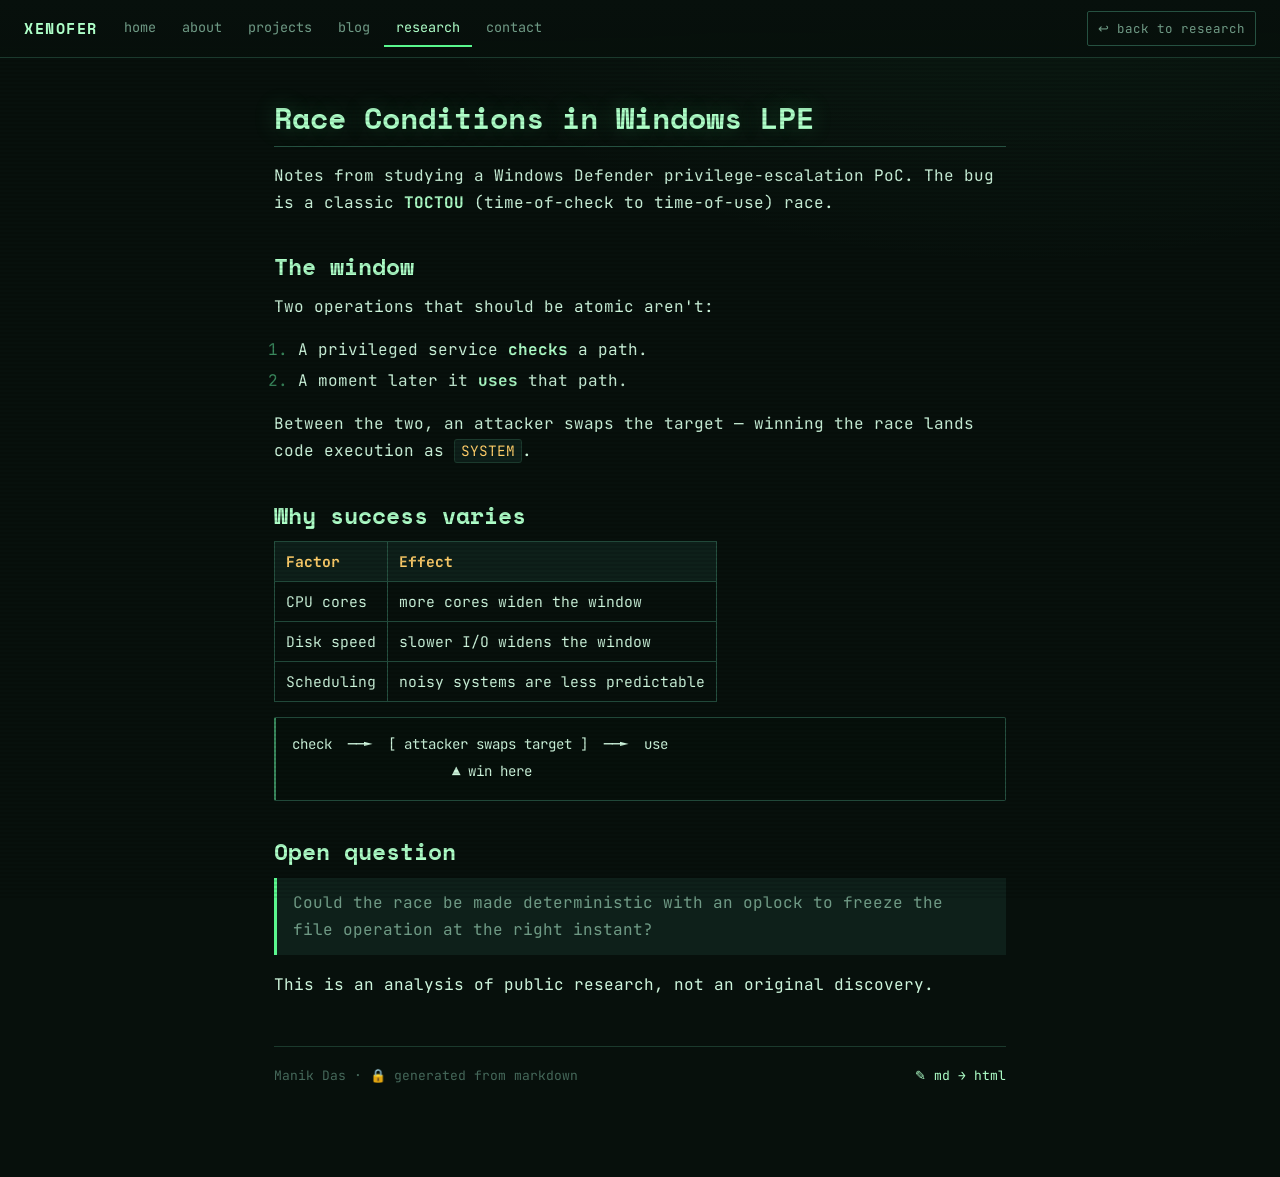
<file: research/race-conditions-in-windows-lpe.html>
<!DOCTYPE html>
<!-- Self-contained: this renders correctly anywhere (the theme is baked in).
     Put it in the "research/" folder so the nav links above resolve to your other pages. -->
<html lang="en">
<head>
<meta charset="UTF-8" />
<meta name="viewport" content="width=device-width, initial-scale=1.0" />
<title>Race Conditions in Windows LPE — XENOFER</title>
<meta name="description" content="Race Conditions in Windows LPE" />
<meta name="color-scheme" content="dark" />
<link rel="preconnect" href="https://fonts.googleapis.com"><link rel="preconnect" href="https://fonts.gstatic.com" crossorigin><link href="https://fonts.googleapis.com/css2?family=JetBrains+Mono:wght@400;500;700&family=Space+Mono:wght@400;700&display=swap" rel="stylesheet">
<style>
:root{--bg:#07100c;--bg-1:#0a1712;--bg-2:#0e201a;--bg-3:#123026;--border:#1b3a2d;--border-2:#265141;--green:#5af78e;--green-dim:#3a8a5e;--green-br:#aeffc8;--amber:#ffce6a;--cyan:#5ad4e6;--text:#cdf5dc;--text-dim:#6f9a85;--muted:#45685a;--mono:'JetBrains Mono','SF Mono',Menlo,Consolas,monospace;--disp:'Space Mono','JetBrains Mono',monospace;}
*{box-sizing:border-box}html,body{margin:0}
body{background:radial-gradient(1100px 650px at 80% -10%,rgba(90,247,142,0.06),transparent 60%),var(--bg);color:var(--text);font-family:var(--mono);line-height:1.7;-webkit-font-smoothing:antialiased;}
::selection{background:rgba(90,247,142,0.28);color:#fff}
.doc{max-width:760px;margin:0 auto;padding:56px 22px 96px}
.md-content{font-size:16px}
.md-content>*:first-child{margin-top:0}
.md-content h1,.md-content h2,.md-content h3,.md-content h4{font-family:var(--disp);color:var(--green-br);line-height:1.2;margin:1.6em 0 .5em}
.md-content h1{font-size:1.9em;border-bottom:1px solid var(--border-2);padding-bottom:.3em;text-shadow:0 0 22px rgba(90,247,142,.25)}
.md-content h2{font-size:1.45em}.md-content h3{font-size:1.2em}.md-content h4{font-size:1.05em;color:var(--amber)}
.md-content p{margin:0 0 1em}
.md-content a{color:var(--cyan);text-decoration:underline;text-underline-offset:2px}
.md-content a:hover{color:var(--green-br)}
.md-content strong{color:var(--green-br);font-weight:700}
.md-content ul,.md-content ol{margin:0 0 1em;padding-left:1.5em}
.md-content li{margin:.25em 0}.md-content li::marker{color:var(--green-dim)}
.md-content blockquote{margin:0 0 1em;padding:.4em 1em;border-left:3px solid var(--green);background:var(--bg-2);color:var(--text-dim)}
.md-content blockquote p{margin:.3em 0}
.md-content code{font-family:var(--mono);font-size:.9em;color:var(--amber);background:var(--bg-2);border:1px solid var(--border);padding:.08em .4em;border-radius:3px}
.md-content pre{background:#06100b;border:1px solid var(--border-2);border-left:2px solid var(--green-dim);padding:14px 16px;overflow-x:auto;margin:0 0 1em;border-radius:2px}
.md-content pre code{background:none;border:0;padding:0;color:var(--text);font-size:.88em;line-height:1.6}
.md-content hr{border:0;border-top:1px solid var(--border-2);margin:1.6em 0}
.md-content img{max-width:100%;height:auto;border:1px solid var(--border)}
.md-content table{border-collapse:collapse;width:100%;margin:0 0 1em;font-size:.92em;display:block;overflow-x:auto}
.md-content th,.md-content td{border:1px solid var(--border-2);padding:7px 11px;text-align:left}
.md-content th{background:var(--bg-2);color:var(--amber)}
.md-foot{margin-top:48px;padding-top:18px;border-top:1px solid var(--border);color:var(--muted);font-size:13px}
.post-bar{position:sticky;top:0;z-index:10;display:flex;align-items:center;gap:14px;flex-wrap:wrap;padding:10px clamp(14px,4vw,24px);background:linear-gradient(var(--bg),rgba(7,16,12,.92));backdrop-filter:blur(6px);border-bottom:1px solid var(--border)}
.post-bar .brand{font-family:var(--disp);color:var(--green-br);font-weight:700;letter-spacing:1.5px;text-decoration:none;font-size:15px}
.post-bar nav{display:flex;gap:2px;overflow-x:auto}
.post-bar nav a{color:var(--text-dim);padding:6px 12px;text-decoration:none;font-size:13.5px;border-bottom:2px solid transparent;white-space:nowrap}
.post-bar nav a:hover{color:var(--green-br)}
.post-bar nav a.active{color:var(--green-br);border-bottom-color:var(--green)}
.post-bar .spacer{flex:1}
.post-bar .back{color:var(--text-dim);text-decoration:none;font-size:12.5px;border:1px solid var(--border-2);padding:6px 10px;border-radius:2px}
.post-bar .back:hover{color:var(--green-br);border-color:var(--green-dim)}
.post-wrap{max-width:780px;margin:0 auto;padding:42px clamp(16px,5vw,24px) 90px}
.post-foot{margin-top:48px;padding-top:18px;border-top:1px solid var(--border);color:var(--muted);font-size:13px;display:flex;justify-content:space-between;gap:10px;flex-wrap:wrap}
.post-foot a{color:var(--green-br);text-decoration:none}
.post-foot a:hover{color:var(--accent-br)}
body::before{content:"";position:fixed;inset:0;pointer-events:none;z-index:5;background:repeating-linear-gradient(0deg,rgba(0,0,0,0) 0,rgba(0,0,0,0) 2px,rgba(0,0,0,.22) 3px,rgba(0,0,0,0) 4px),radial-gradient(125% 125% at 50% 50%,transparent 60%,rgba(0,0,0,.5) 100%)}
@media(max-width:600px){.post-bar .brand{display:none}}</style>
</head>
<body>
  <header class="post-bar">
    <a class="brand" href="../index.html">XENOFER</a>
    <nav><a href="../index.html">home</a><a href="../about.html">about</a><a href="../projects.html">projects</a><a href="../blog.html">blog</a><a href="../research.html" class="active">research</a><a href="../contact.html">contact</a></nav>
    <span class="spacer"></span>
    <a class="back" href="../research.html">↩ back to research</a>
  </header>
  <main class="post-wrap">
    <article class="md-content">
<h1>Race Conditions in Windows LPE</h1>
<p>Notes from studying a Windows Defender privilege-escalation PoC. The bug is a classic <strong>TOCTOU</strong> (time-of-check to time-of-use) race.</p>
<h2>The window</h2>
<p>Two operations that should be atomic aren&#39;t:</p>
<ol>
<li>A privileged service <strong>checks</strong> a path.</li>
<li>A moment later it <strong>uses</strong> that path.</li>
</ol>
<p>Between the two, an attacker swaps the target — winning the race lands code execution as <code>SYSTEM</code>.</p>
<h2>Why success varies</h2>
<table>
<thead>
<tr>
<th>Factor</th>
<th>Effect</th>
</tr>
</thead>
<tbody><tr>
<td>CPU cores</td>
<td>more cores widen the window</td>
</tr>
<tr>
<td>Disk speed</td>
<td>slower I/O widens the window</td>
</tr>
<tr>
<td>Scheduling</td>
<td>noisy systems are less predictable</td>
</tr>
</tbody></table>
<pre><code class="language-text">check  ──►  [ attacker swaps target ]  ──►  use
                    ▲ win here
</code></pre>
<h2>Open question</h2>
<blockquote>
<p>Could the race be made deterministic with an oplock to freeze the file operation at the right instant?</p>
</blockquote>
<p>This is an analysis of public research, not an original discovery.</p>
    </article>
    <div class="post-foot"><span>Manik Das · 🔒 generated from markdown</span><a href="../convert.html">✎ md → html</a></div>
  </main>
</body>
</html>
</file>
<file: assets/css/style.css>
/* ---------------------------------------------------------------------
     palette — a tuned phosphor terminal, not the usual single-accent acid
     green. green is primary; amber / cyan / magenta act like syntax colors.
     --------------------------------------------------------------------- */
  :root{
    --bg:        #07100c;
    --bg-1:      #0a1712;
    --bg-2:      #0e201a;
    --bg-3:      #123026;
    --border:    #1b3a2d;
    --border-2:  #265141;

    --green:     #5af78e;   /* primary */
    --green-dim: #3a8a5e;
    --green-br:  #aeffc8;   /* bright / emphasis */
    --amber:     #ffce6a;
    --cyan:      #5ad4e6;
    --magenta:   #ff86c8;
    --red:       #ff6f6f;

    --text:      #cdf5dc;   /* main readable text */
    --text-dim:  #6f9a85;   /* secondary */
    --muted:     #45685a;   /* tertiary / lines */

    --glow:      rgba(90,247,142,0.30);
    --accent:    var(--green);
    --accent-br: var(--green-br);

    --mono:  'JetBrains Mono','SF Mono',Menlo,Consolas,'Liberation Mono',monospace;
    --disp:  'Space Mono','JetBrains Mono',monospace;

    --maxw: 1080px;
  }

  *{ box-sizing:border-box; }
  html,body{ height:100%; }
  body{
    margin:0;
    background:
      radial-gradient(1200px 700px at 78% -10%, rgba(90,247,142,0.07), transparent 60%),
      radial-gradient(900px 600px at -10% 110%, rgba(90,212,230,0.05), transparent 55%),
      var(--bg);
    color:var(--text);
    font-family:var(--mono);
    font-size:15px;
    line-height:1.6;
    -webkit-font-smoothing:antialiased;
    text-rendering:optimizeLegibility;
    overflow-x:hidden;
  }
  ::selection{ background:rgba(90,247,142,0.28); color:#fff; }
  a{ color:var(--cyan); text-decoration:none; }
  a:hover{ color:var(--green-br); }

  /* scrollbar */
  ::-webkit-scrollbar{ width:10px; height:10px; }
  ::-webkit-scrollbar-track{ background:var(--bg-1); }
  ::-webkit-scrollbar-thumb{ background:var(--border-2); border-radius:0; }
  ::-webkit-scrollbar-thumb:hover{ background:var(--green-dim); }

  /* ----------------------- CRT / scanline overlay ---------------------- */
  #crt{
    position:fixed; inset:0; z-index:60; pointer-events:none;
    background:
      repeating-linear-gradient(0deg,
        rgba(0,0,0,0) 0px, rgba(0,0,0,0) 2px,
        rgba(0,0,0,0.30) 3px, rgba(0,0,0,0) 4px),
      radial-gradient(125% 125% at 50% 50%, transparent 55%, rgba(0,0,0,0.62) 100%);
    opacity:1; transition:opacity .25s ease;
  }
  body.no-crt #crt{ opacity:0; }
  #crt::after{ /* moving phosphor sweep — clearly visible on/off */
    content:""; position:absolute; left:0; right:0; height:160px;
    background:linear-gradient(transparent, rgba(90,247,142,0.07), transparent);
    animation:scan 6s linear infinite;
  }
  @keyframes scan{ 0%{top:-20%;} 100%{top:120%;} }

  /* --------------------------- matrix rain ----------------------------- */
  #matrix{ position:fixed; inset:0; z-index:50; display:none; background:var(--bg); }

  /* ------------------------------ boot --------------------------------- */
  #boot{
    position:fixed; inset:0; z-index:80; background:var(--bg);
    display:flex; flex-direction:column; justify-content:center;
    padding:28px clamp(16px,5vw,64px); gap:2px;
  }
  #boot pre{ margin:0; color:var(--green); font-family:var(--mono); font-size:13px; line-height:1.5; white-space:pre-wrap; }
  #boot .ok{ color:var(--green); }
  #boot .lbl{ color:var(--amber); }
  #boot .skip{
    position:fixed; bottom:18px; right:20px; color:var(--text-dim);
    font-size:12px; border:1px solid var(--border); padding:4px 10px;
    background:transparent; cursor:pointer; font-family:var(--mono);
  }
  #boot .skip:hover{ color:var(--green); border-color:var(--green-dim); }

  /* ----------------------------- top bar ------------------------------- */
  #topbar{
    position:sticky; top:0; z-index:40; display:block; padding:0;
    background:linear-gradient(var(--bg), rgba(7,16,12,0.92));
    backdrop-filter:blur(6px);
    border-bottom:1px solid var(--border);
  }
  #topbar .bar-row{ display:flex; align-items:center; gap:14px; padding:10px clamp(12px,4vw,28px); }
  #topbar .dots{ display:flex; gap:7px; }
  #topbar .dots i{ width:11px; height:11px; border-radius:50%; display:block; }
  .d-r{ background:#ff5f57; } .d-y{ background:#febc2e; } .d-g{ background:#28c840; }
  #topbar .path{ color:var(--text-dim); font-size:13px; white-space:nowrap; overflow:hidden; text-overflow:ellipsis; }
  #topbar .path b{ color:var(--green); font-weight:500; }
  #topbar .spacer{ flex:1; }

  .brand{ display:inline-block; color:var(--green-br); font-weight:700; font-family:var(--disp); letter-spacing:1.5px; font-size:15px; transition:color .9s ease; }
  .brand:hover{ color:var(--green); }
  #topbar .path{ display:none; }

  /* page nav (readable only) */
  #rnav{ display:block; border-top:1px solid var(--border); padding:0 clamp(12px,4vw,28px); }
  #rnav .rnav-links{ display:flex; gap:2px; overflow-x:auto; scrollbar-width:none; }
  #rnav .rnav-links::-webkit-scrollbar{ display:none; }
  #rnav a{
    padding:9px 15px; color:var(--text-dim); font-size:13.5px; white-space:nowrap;
    border-bottom:2px solid transparent; transition:color .15s, border-color .15s;
  }
  #rnav a:hover{ color:var(--green-br); }
  #rnav a.active{ color:var(--green-br); border-bottom-color:var(--accent); }

  .seg{ display:inline-flex; border:1px solid var(--border-2); border-radius:2px; overflow:hidden; }
  .seg button{
    background:transparent; color:var(--text-dim); border:0;
    font-family:var(--mono); font-size:12.5px; padding:6px 12px; cursor:pointer;
    transition:background .15s,color .15s;
  }
  .seg button:hover{ color:var(--green-br); }
  .seg button[aria-pressed="true"]{ background:var(--accent); color:#04130b; font-weight:700; }

  .iconbtn{
    background:transparent; color:var(--text-dim); border:1px solid var(--border-2);
    font-family:var(--mono); font-size:12.5px; padding:6px 10px; cursor:pointer; border-radius:2px;
    transition:color .15s, border-color .15s, background .15s;
  }
  .iconbtn:hover{ color:var(--green); border-color:var(--green-dim); }
  .iconbtn[aria-pressed="true"]{ color:var(--accent); border-color:var(--accent); background:rgba(90,247,142,0.08); }

  /* keyboard focus visibility (quality floor) */
  a:focus-visible, button:focus-visible, input:focus-visible, [tabindex]:focus-visible{
    outline:2px solid var(--green); outline-offset:2px;
  }

  /* ============================== TERMINAL ============================== */
  #terminal-view{ max-width:var(--maxw); margin:0 auto; padding:22px clamp(12px,4vw,28px) 90px; }
  #term-out{ }
  .block{ margin:0 0 14px; animation:fade .25s ease both; }
  @keyframes fade{ from{opacity:0; transform:translateY(3px);} to{opacity:1; transform:none;} }

  .prompt{ color:var(--green-dim); white-space:pre-wrap; word-break:break-word; }
  .prompt .u{ color:var(--green); }
  .prompt .h{ color:var(--cyan); }
  .prompt .p{ color:var(--text-dim); }
  .prompt .cmd{ color:var(--text); }

  .out{ margin-top:4px; }
  .out p{ margin:0 0 6px; }
  .dim{ color:var(--text-dim); }
  .err{ color:var(--red); }
  .ok{ color:var(--green); }
  .amber{ color:var(--amber); }
  .cyan{ color:var(--cyan); }
  .mag{ color:var(--magenta); }
  .h-accent{ color:var(--accent-br); font-weight:700; }

  pre.banner{
    color:var(--green); margin:2px 0 6px; line-height:1.05;
    font-size:clamp(7px,1.7vw,12px); text-shadow:0 0 14px var(--glow);
    overflow-x:auto; white-space:pre;
  }

  /* command list (help) */
  .cmds{ display:grid; grid-template-columns:repeat(auto-fill,minmax(220px,1fr)); gap:4px 18px; margin-top:6px; }
  .cmdrow{ display:flex; gap:10px; align-items:baseline; cursor:pointer; padding:2px 4px; border-radius:2px; }
  .cmdrow:hover{ background:var(--bg-1); }
  .cmdrow .k{ color:var(--green); min-width:96px; }
  .cmdrow .v{ color:var(--text-dim); font-size:13px; }

  /* generic key/val list (skills, contact, certs) */
  .kv{ display:grid; grid-template-columns:max-content 1fr; gap:3px 18px; margin-top:4px; }
  .kv dt{ color:var(--amber); }
  .kv dd{ margin:0; color:var(--text); }

  /* list rows (projects, blog, research) */
  .rows{ margin-top:6px; display:flex; flex-direction:column; gap:10px; }
  .row{
    border:1px solid var(--border); border-left:2px solid var(--accent);
    background:var(--bg-1); padding:11px 14px; transition:border-color .15s, transform .15s, background .15s;
  }
  .row:hover{ border-color:var(--border-2); border-left-color:var(--green-br); background:var(--bg-2); }
  .row .t{ color:var(--green-br); font-weight:700; }
  .row .meta{ color:var(--text-dim); font-size:12.5px; }
  .row .d{ color:var(--text); margin-top:3px; }
  .row .tags{ margin-top:6px; display:flex; flex-wrap:wrap; gap:6px; }
  .tag{ font-size:11.5px; color:var(--cyan); border:1px solid var(--border-2); padding:1px 7px; border-radius:999px; }
  .row .links{ margin-top:8px; display:flex; gap:14px; flex-wrap:wrap; font-size:13px; }
  .badge{ font-size:11px; padding:1px 7px; border-radius:2px; font-weight:700; letter-spacing:.4px; }
  .badge.live{ background:rgba(90,247,142,0.16); color:var(--green-br); border:1px solid var(--green-dim); }
  .badge.soon{ background:rgba(255,206,106,0.12); color:var(--amber); border:1px solid #6a591f; }
  .badge.prog{ background:rgba(90,212,230,0.12); color:var(--cyan); border:1px solid #2a5560; }
  .badge.priv{ background:rgba(255,111,111,0.12); color:var(--red); border:1px solid #6a2a2a; }
  .badge.fork{ background:rgba(255,134,200,0.12); color:var(--magenta); border:1px solid #5e2a4a; }
  .row .priv-note{ color:var(--text-dim); }

  /* cipher widget (shared by terminal + readable) */
  .cipher{ border:1px solid var(--border-2); background:var(--bg-1); padding:14px; margin-top:6px; max-width:560px; }
  .cipher .ttl{ color:var(--green-br); font-weight:700; margin-bottom:2px; }
  .cipher .sub{ color:var(--text-dim); font-size:12.5px; margin-bottom:10px; }
  .cipher label{ display:block; color:var(--amber); font-size:12px; margin:8px 0 3px; }
  .cipher textarea, .cipher input[type=number]{
    width:100%; background:var(--bg); color:var(--text); border:1px solid var(--border-2);
    font-family:var(--mono); font-size:14px; padding:8px 10px; resize:vertical;
  }
  .cipher textarea{ min-height:54px; }
  .cipher .controls{ display:flex; gap:10px; align-items:flex-end; flex-wrap:wrap; margin-top:8px; }
  .cipher .modes{ display:inline-flex; border:1px solid var(--border-2); }
  .cipher .modes button{ background:transparent; color:var(--text-dim); border:0; padding:7px 12px; font-family:var(--mono); cursor:pointer; font-size:13px; }
  .cipher .modes button[aria-pressed="true"]{ background:var(--accent); color:#04130b; font-weight:700; }
  .cipher .run{ background:var(--green); color:#04130b; border:0; font-family:var(--mono); font-weight:700; padding:8px 16px; cursor:pointer; }
  .cipher .run:hover{ background:var(--green-br); }
  .cipher .result{ margin-top:12px; }
  .cipher .result .lab{ color:var(--text-dim); font-size:12px; }
  .cipher .result .val{
    background:var(--bg); border:1px dashed var(--border-2); padding:9px 11px; margin-top:3px;
    color:var(--green-br); word-break:break-word; min-height:20px; white-space:pre-wrap;
  }
  .cipher .copy{ margin-top:8px; background:transparent; border:1px solid var(--border-2); color:var(--text-dim); font-family:var(--mono); font-size:12px; padding:4px 10px; cursor:pointer; }
  .cipher .copy:hover{ color:var(--green); border-color:var(--green-dim); }

  /* input line */
  #inputline{
    display:flex; align-items:center; gap:8px; margin-top:8px;
    border-top:1px solid var(--border); padding-top:12px;
  }
  #inputline .ps1{ color:var(--green); white-space:nowrap; }
  #inputline .ps1 .at{ color:var(--green-dim); }
  #inputline .ps1 .h{ color:var(--cyan); }
  #inputline .ps1 .p{ color:var(--text-dim); }
  #cmd{
    flex:1; background:transparent; border:0; outline:0; color:var(--text);
    font-family:var(--mono); font-size:15px; caret-color:var(--green);
  }
  .chips{ display:flex; flex-wrap:wrap; gap:8px; margin-top:12px; }
  .chip{
    background:var(--bg-1); border:1px solid var(--border-2); color:var(--text-dim);
    font-family:var(--mono); font-size:12.5px; padding:5px 11px; cursor:pointer; border-radius:2px;
    transition:all .15s;
  }
  .chip:hover{ color:var(--green-br); border-color:var(--green-dim); background:var(--bg-2); }
  .chip b{ color:var(--green); font-weight:500; }

  /* ============================== READABLE ============================= */
  .wrap{ max-width:var(--maxw); margin:0 auto; padding:0 clamp(16px,5vw,28px) 110px; }
  .page{ animation:pagein .35s ease both; }
  @keyframes pagein{ from{opacity:0; transform:translateY(6px);} to{opacity:1; transform:none;} }

  .hero{ padding:clamp(48px,12vh,120px) 0 56px; border-bottom:1px solid var(--border); }
  .hero .eyebrow{ color:var(--accent); letter-spacing:3px; font-size:13px; text-transform:uppercase; }
  .hero h1{
    font-family:var(--disp); font-weight:700;
    font-size:clamp(40px,9vw,92px); line-height:0.98; margin:14px 0 6px;
    letter-spacing:-1px; color:var(--green-br); text-shadow:0 0 28px var(--glow);
    word-break:break-word;
  }
  .hero .tagline{ font-size:clamp(16px,2.6vw,22px); color:var(--text); max-width:60ch; }
  .hero .sub{ color:var(--text-dim); margin-top:14px; max-width:62ch; }
  .hero .cta{ margin-top:26px; display:flex; gap:12px; flex-wrap:wrap; }
  .btn{
    font-family:var(--mono); font-size:14px; padding:10px 18px; cursor:pointer;
    border:1px solid var(--green-dim); background:transparent; color:var(--green-br);
    transition:all .15s; display:inline-flex; align-items:center; gap:8px;
  }
  .btn:hover{ background:var(--green); color:#04130b; }
  .btn.ghost{ border-color:var(--border-2); color:var(--text-dim); }
  .btn.ghost:hover{ background:var(--bg-2); color:var(--green-br); border-color:var(--green-dim); }

  section.sec{ padding:54px 0; border-bottom:1px solid var(--border); }
  .sec-head{ display:flex; align-items:baseline; gap:14px; margin-bottom:22px; }
  .sec-head .no{ color:var(--green-dim); font-family:var(--disp); font-size:14px; }
  .sec-head h2{
    font-family:var(--disp); font-weight:700; font-size:clamp(22px,4vw,34px);
    margin:0; color:var(--green-br); letter-spacing:-.5px;
  }
  .sec-head .rule{ flex:1; height:1px; background:var(--border-2); align-self:center; }

  .about-grid{ display:grid; grid-template-columns:1.4fr 1fr; gap:32px; }
  .about-grid p{ margin:0 0 14px; font-size:16px; }
  .about-grid .card{ border:1px solid var(--border); background:var(--bg-1); padding:18px; height:max-content; }
  .about-grid .card h3{ color:var(--amber); font-size:13px; margin:0 0 10px; letter-spacing:1px; text-transform:uppercase; }
  .about-grid .card .line{ display:flex; justify-content:space-between; gap:14px; padding:4px 0; border-bottom:1px dashed var(--border); font-size:13.5px; }
  .about-grid .card .line:last-child{ border-bottom:0; }
  .about-grid .card .line span:first-child{ color:var(--text-dim); }

  .skill-grid{ display:grid; grid-template-columns:repeat(auto-fill,minmax(230px,1fr)); gap:16px; }
  .skill-card{ border:1px solid var(--border); border-top:2px solid var(--accent); background:var(--bg-1); padding:16px; }
  .skill-card h3{ margin:0 0 10px; color:var(--green-br); font-size:15px; }
  .skill-card ul{ margin:0; padding:0; list-style:none; }
  .skill-card li{ padding:3px 0; color:var(--text); font-size:14px; display:flex; gap:8px; }
  .skill-card li::before{ content:"›"; color:var(--green-dim); }

  .grid-cards{ display:grid; grid-template-columns:repeat(auto-fill,minmax(300px,1fr)); gap:16px; }

  .contact-grid{ display:grid; grid-template-columns:repeat(auto-fill,minmax(220px,1fr)); gap:14px; margin-top:8px; }
  .contact-card{ border:1px solid var(--border); background:var(--bg-1); padding:16px; transition:border-color .15s, background .15s; }
  .contact-card:hover{ border-color:var(--green-dim); background:var(--bg-2); }
  .contact-card .k{ color:var(--text-dim); font-size:12px; text-transform:uppercase; letter-spacing:1px; }
  .contact-card .v{ color:var(--green-br); margin-top:5px; word-break:break-word; }

  footer.foot{ padding:34px 0 0; color:var(--text-dim); font-size:13px; display:flex; justify-content:space-between; gap:14px; flex-wrap:wrap; }

  /* --------------------------- status bar ------------------------------ */
  #statusbar{
    position:fixed; left:0; right:0; bottom:0; z-index:45;
    display:flex; align-items:center; gap:0; height:30px;
    background:var(--bg-2); border-top:1px solid var(--border-2);
    font-size:12px; color:var(--text-dim);
  }
  #statusbar .cell{ padding:0 12px; height:100%; display:flex; align-items:center; gap:7px; border-right:1px solid var(--border); white-space:nowrap; }
  #statusbar .mode{ background:var(--accent); color:#04130b; font-weight:700; }
  #statusbar .grow{ flex:1; border-right:0; overflow:hidden; text-overflow:ellipsis; }
  #statusbar .enc{ color:var(--green); }
  #statusbar .right{ margin-left:auto; }
  #statusbar .dotpulse{ width:7px; height:7px; border-radius:50%; background:var(--green); box-shadow:0 0 8px var(--green); animation:pulse 1.8s ease infinite; }
  @keyframes pulse{ 0%,100%{opacity:1;} 50%{opacity:.35;} }

  /* decode effect cursor */
  .decoding{ color:var(--green); }

  /* ----------------------------- mobile -------------------------------- */
  /* real name under the wordmark */
  .hero .realname{ font-family:var(--disp); color:var(--text); font-size:clamp(18px,3vw,26px); margin:-2px 0 10px; letter-spacing:.5px; opacity:.92; }

  /* multi-page: the router shows one .page at a time (display toggled in JS) */
  .page{ min-height:52vh; }

  /* smooth cross-fade for the auto-cycling color theme */
  .hero h1{ transition:color .9s ease, text-shadow .9s ease; }
  .hero .eyebrow, .sec-head h2, .sec-head .no, .row .t, .skill-card h3, .contact-card .v,
  .prompt .u, #inputline .ps1 .u{ transition:color .9s ease; }
  .skill-card, .badge.live{ transition:color .9s ease, border-color .9s ease, background .9s ease; }
  #statusbar .mode{ transition:background .9s ease, color .9s ease; }
  .dotpulse{ transition:background .9s ease, box-shadow .9s ease; }

  @media (max-width:760px){
    body{ font-size:14px; }
    .about-grid{ grid-template-columns:1fr; }
    #topbar .path{ display:none; }
    #topbar .dots{ display:none; }
    #topbar{ gap:8px; padding-left:12px; padding-right:12px; }
    .seg button{ padding:6px 11px; }
    .iconbtn .lbl{ display:none; }
    .iconbtn{ padding:6px 9px; }
    #statusbar .hide-sm{ display:none; }
    .sec-head .no{ display:none; }
  }
  @media (max-width:600px){
    pre.banner{ display:none; } /* the CSS wordmark carries the hero on small screens */
    .brand{ display:none; } /* page nav carries identity on small screens */
    #rnav a{ padding:9px 12px; }
  }

  /* --------------------- reduced motion (quality floor) ---------------- */
  @media (prefers-reduced-motion: reduce){
    *{ animation:none !important; transition:none !important; }
    #crt::after{ display:none; }
  }

  /* ============================ MARKDOWN → HTML TOOL ============================ */
  .md-intro{ color:var(--text-dim); margin:-4px 0 18px; max-width:70ch; }
  .md-toolbar{ display:flex; flex-wrap:wrap; gap:10px; align-items:center; margin-bottom:14px; }
  .md-toolbar .grow{ flex:1; }
  .md-seg{ display:inline-flex; border:1px solid var(--border-2); border-radius:2px; overflow:hidden; }
  .md-seg button{ background:transparent; color:var(--text-dim); border:0; font-family:var(--mono); font-size:12.5px; padding:7px 13px; cursor:pointer; transition:background .15s,color .15s; }
  .md-seg button[aria-pressed="true"]{ background:var(--accent); color:#04130b; font-weight:700; }
  .md-btn{ font-family:var(--mono); font-size:13px; padding:8px 14px; cursor:pointer; border:1px solid var(--border-2); background:transparent; color:var(--text-dim); border-radius:2px; transition:all .15s; }
  .md-btn:hover{ color:var(--green-br); border-color:var(--green-dim); background:var(--bg-2); }
  .md-btn.primary{ border-color:var(--green-dim); color:#04130b; background:var(--green); font-weight:700; }
  .md-btn.primary:hover{ background:var(--green-br); color:#04130b; }

  .md-tool{ display:grid; grid-template-columns:1fr 1fr; gap:18px; align-items:stretch; }
  .md-pane{ border:1px solid var(--border-2); background:var(--bg-1); display:flex; flex-direction:column; min-height:62vh; }
  .md-pane > .head{ display:flex; align-items:center; justify-content:space-between; gap:10px; padding:8px 12px; border-bottom:1px solid var(--border); color:var(--text-dim); font-size:12px; letter-spacing:.5px; text-transform:uppercase; }
  .md-pane > .head .dot{ width:8px; height:8px; border-radius:50%; background:var(--green-dim); display:inline-block; margin-right:7px; }
  #md-input{ flex:1; width:100%; resize:none; border:0; outline:0; background:transparent; color:var(--text); font-family:var(--mono); font-size:14px; line-height:1.6; padding:14px; caret-color:var(--green); }
  .md-pane.drag{ outline:2px dashed var(--green); outline-offset:-6px; }
  #md-preview{ flex:1; overflow:auto; padding:18px 20px; }
  .md-empty{ color:var(--muted); font-style:italic; padding:18px 20px; }

  /* rendered markdown content (preview + the standalone export use the same look) */
  .md-content{ color:var(--text); font-size:15px; line-height:1.7; }
  .md-content > *:first-child{ margin-top:0; }
  .md-content h1, .md-content h2, .md-content h3, .md-content h4{ font-family:var(--disp); color:var(--green-br); line-height:1.2; margin:1.6em 0 .5em; }
  .md-content h1{ font-size:1.9em; border-bottom:1px solid var(--border-2); padding-bottom:.3em; }
  .md-content h2{ font-size:1.45em; }
  .md-content h3{ font-size:1.2em; }
  .md-content h4{ font-size:1.05em; color:var(--amber); }
  .md-content p{ margin:0 0 1em; }
  .md-content a{ color:var(--cyan); text-decoration:underline; text-underline-offset:2px; }
  .md-content a:hover{ color:var(--green-br); }
  .md-content strong{ color:var(--green-br); font-weight:700; }
  .md-content em{ color:var(--text); }
  .md-content ul, .md-content ol{ margin:0 0 1em; padding-left:1.5em; }
  .md-content li{ margin:.25em 0; }
  .md-content li::marker{ color:var(--green-dim); }
  .md-content blockquote{ margin:0 0 1em; padding:.4em 1em; border-left:3px solid var(--accent); background:var(--bg-2); color:var(--text-dim); }
  .md-content blockquote p{ margin:.3em 0; }
  .md-content code{ font-family:var(--mono); font-size:.9em; color:var(--amber); background:var(--bg-2); border:1px solid var(--border); padding:.08em .4em; border-radius:3px; }
  .md-content pre{ background:#06100b; border:1px solid var(--border-2); border-left:2px solid var(--green-dim); padding:14px 16px; overflow-x:auto; margin:0 0 1em; border-radius:2px; }
  .md-content pre code{ background:none; border:0; padding:0; color:var(--text); font-size:.88em; line-height:1.6; }
  .md-content hr{ border:0; border-top:1px solid var(--border-2); margin:1.6em 0; }
  .md-content img{ max-width:100%; height:auto; border:1px solid var(--border); }
  .md-content table{ border-collapse:collapse; width:100%; margin:0 0 1em; font-size:.92em; display:block; overflow-x:auto; }
  .md-content th, .md-content td{ border:1px solid var(--border-2); padding:7px 11px; text-align:left; }
  .md-content th{ background:var(--bg-2); color:var(--amber); }
  .md-content kbd{ font-family:var(--mono); font-size:.85em; background:var(--bg-3); border:1px solid var(--border-2); border-radius:3px; padding:.05em .4em; }

  @media (max-width:760px){
    .md-tool{ grid-template-columns:1fr; }
    .md-pane{ min-height:46vh; }
  }

  /* status-bar link → markdown converter (sits on the right of the footer bar) */
  .sb-link{ margin-left:auto; color:var(--accent); text-decoration:none; cursor:pointer; transition:color .15s, background .15s; }
  .sb-link:hover{ color:var(--accent-br); background:var(--bg-3); }
  .sb-link .fi{ margin-right:2px; } }

  /* converter: placement hint + copy-paste config line */
  .md-path{ color:var(--text-dim); font-size:12.5px; margin:0 0 12px; min-height:1.2em; }
  .md-config{ border:1px solid var(--border-2); background:var(--bg-1); margin:0 0 16px; }
  .md-config-head{ display:flex; justify-content:space-between; align-items:center; gap:10px; padding:7px 12px; border-bottom:1px solid var(--border); color:var(--text-dim); font-size:12px; }
  .md-config-head code{ color:var(--amber); background:none; border:0; padding:0; }
  .md-config pre{ margin:0; padding:12px 14px; overflow-x:auto; }
  .md-config code{ color:var(--green-br); font-family:var(--mono); font-size:12.5px; white-space:pre; line-height:1.5; }

  /* ----------------------------- résumé page ------------------------------ */
  .resume-actions{ display:flex; gap:12px; flex-wrap:wrap; margin:0 0 16px; }
  .resume-frame{ border:1px solid var(--border-2); background:#525659; height:90vh; min-height:640px; border-radius:3px; overflow:hidden; }
  .resume-frame iframe{ width:100%; height:100%; border:0; display:block; }
  .resume-fallback{ margin-top:12px; font-size:13px; color:var(--text-dim); }
  .resume-fallback a{ color:var(--cyan); }
  .tex-note{ margin-top:8px; font-size:12px; color:var(--muted); }
  .tex-note a{ color:var(--green-dim); text-decoration:none; }
  .tex-note a:hover{ color:var(--green-br); }
  /* the résumé is a white document — drop the CRT scanlines here so it stays clean and readable */
  body[data-page="resume"] #crt{ display:none !important; }
  @media (max-width:600px){ .resume-frame{ height:78vh; min-height:440px; } }

  /* résumé LaTeX editor */
  #tex-input{ flex:1; width:100%; resize:none; border:0; outline:0; background:transparent; color:var(--text); font-family:var(--mono); font-size:13px; line-height:1.55; padding:14px; caret-color:var(--green); white-space:pre-wrap; word-break:break-word; tab-size:2; }

  /* contact cards with inline brand logos (theme-colored via currentColor) */
  .contact-card.cic{ display:flex; align-items:center; gap:12px; }
  .contact-card.cic .ci{ display:inline-flex; flex:none; color:var(--green-br); }
  .contact-card.cic .ci svg{ width:22px; height:22px; fill:currentColor; }
  .contact-card.cic span{ color:var(--green-br); font-size:15px; }
</file>
